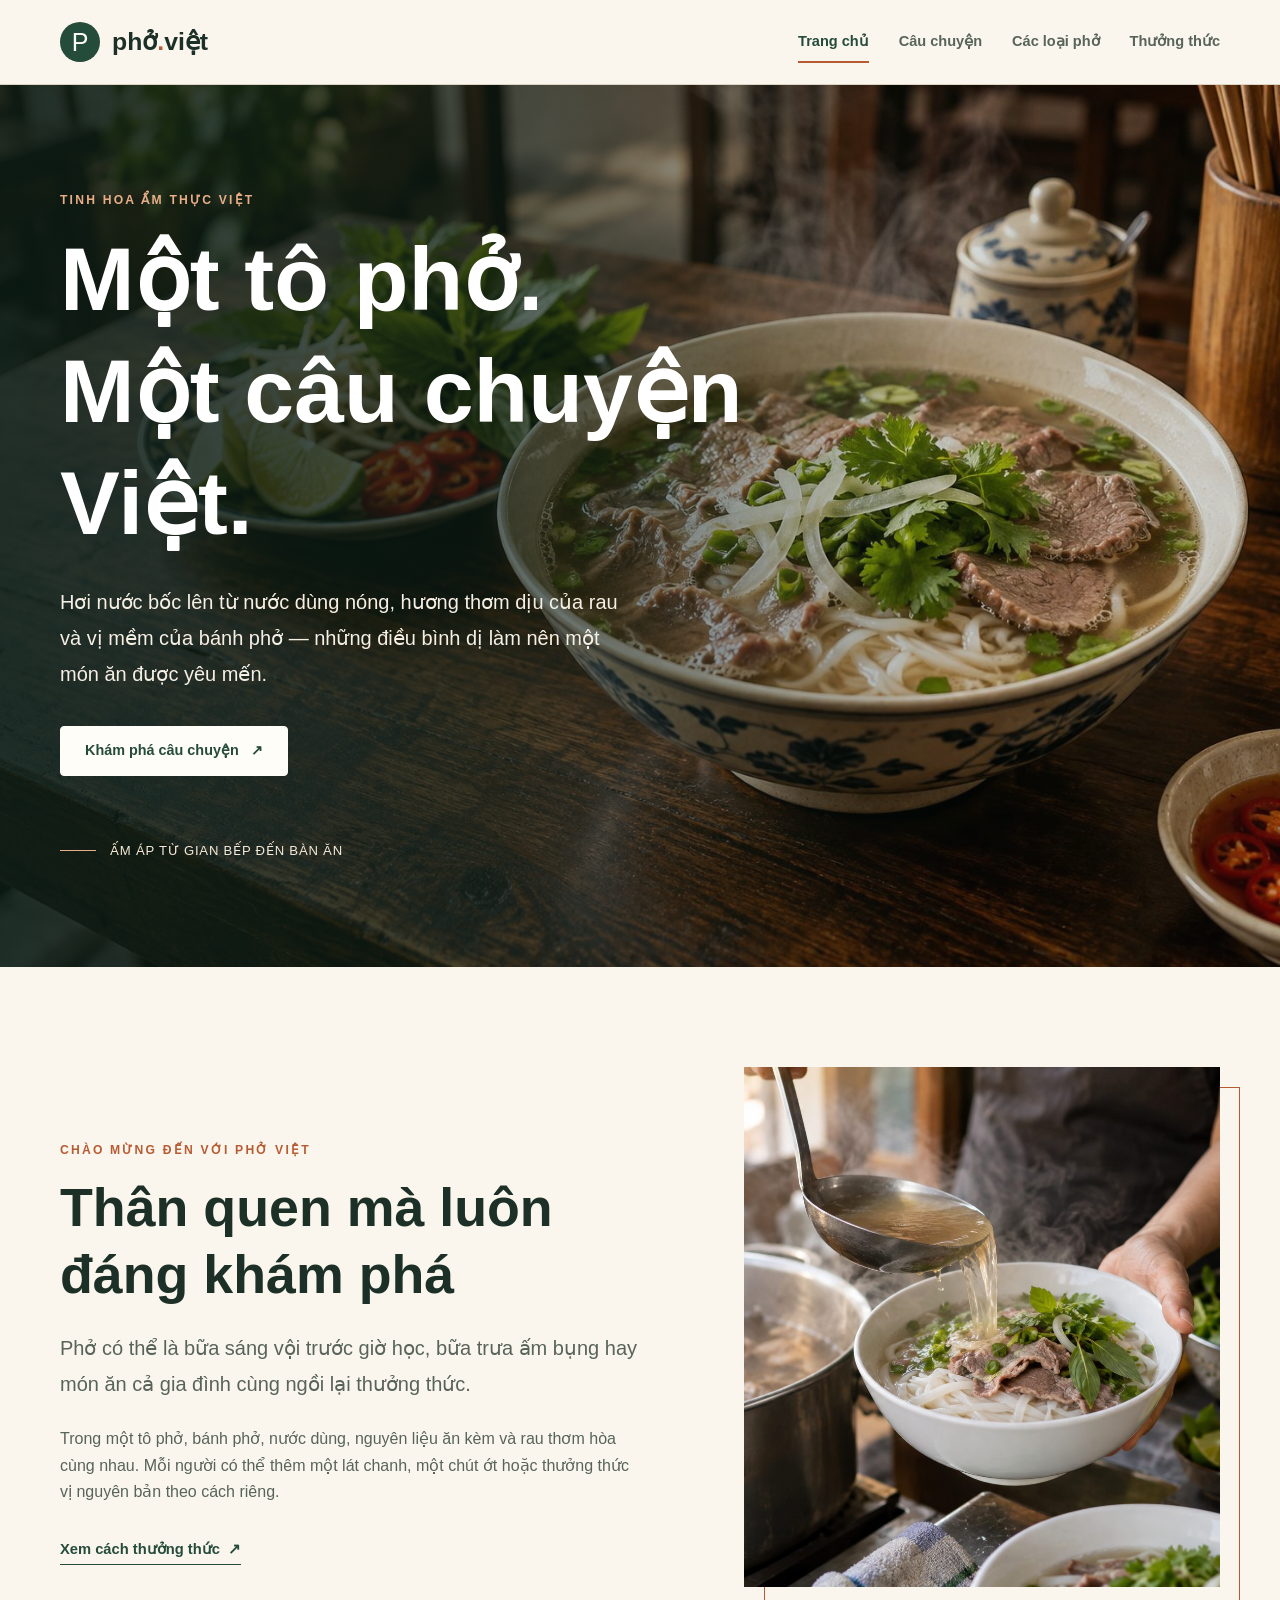
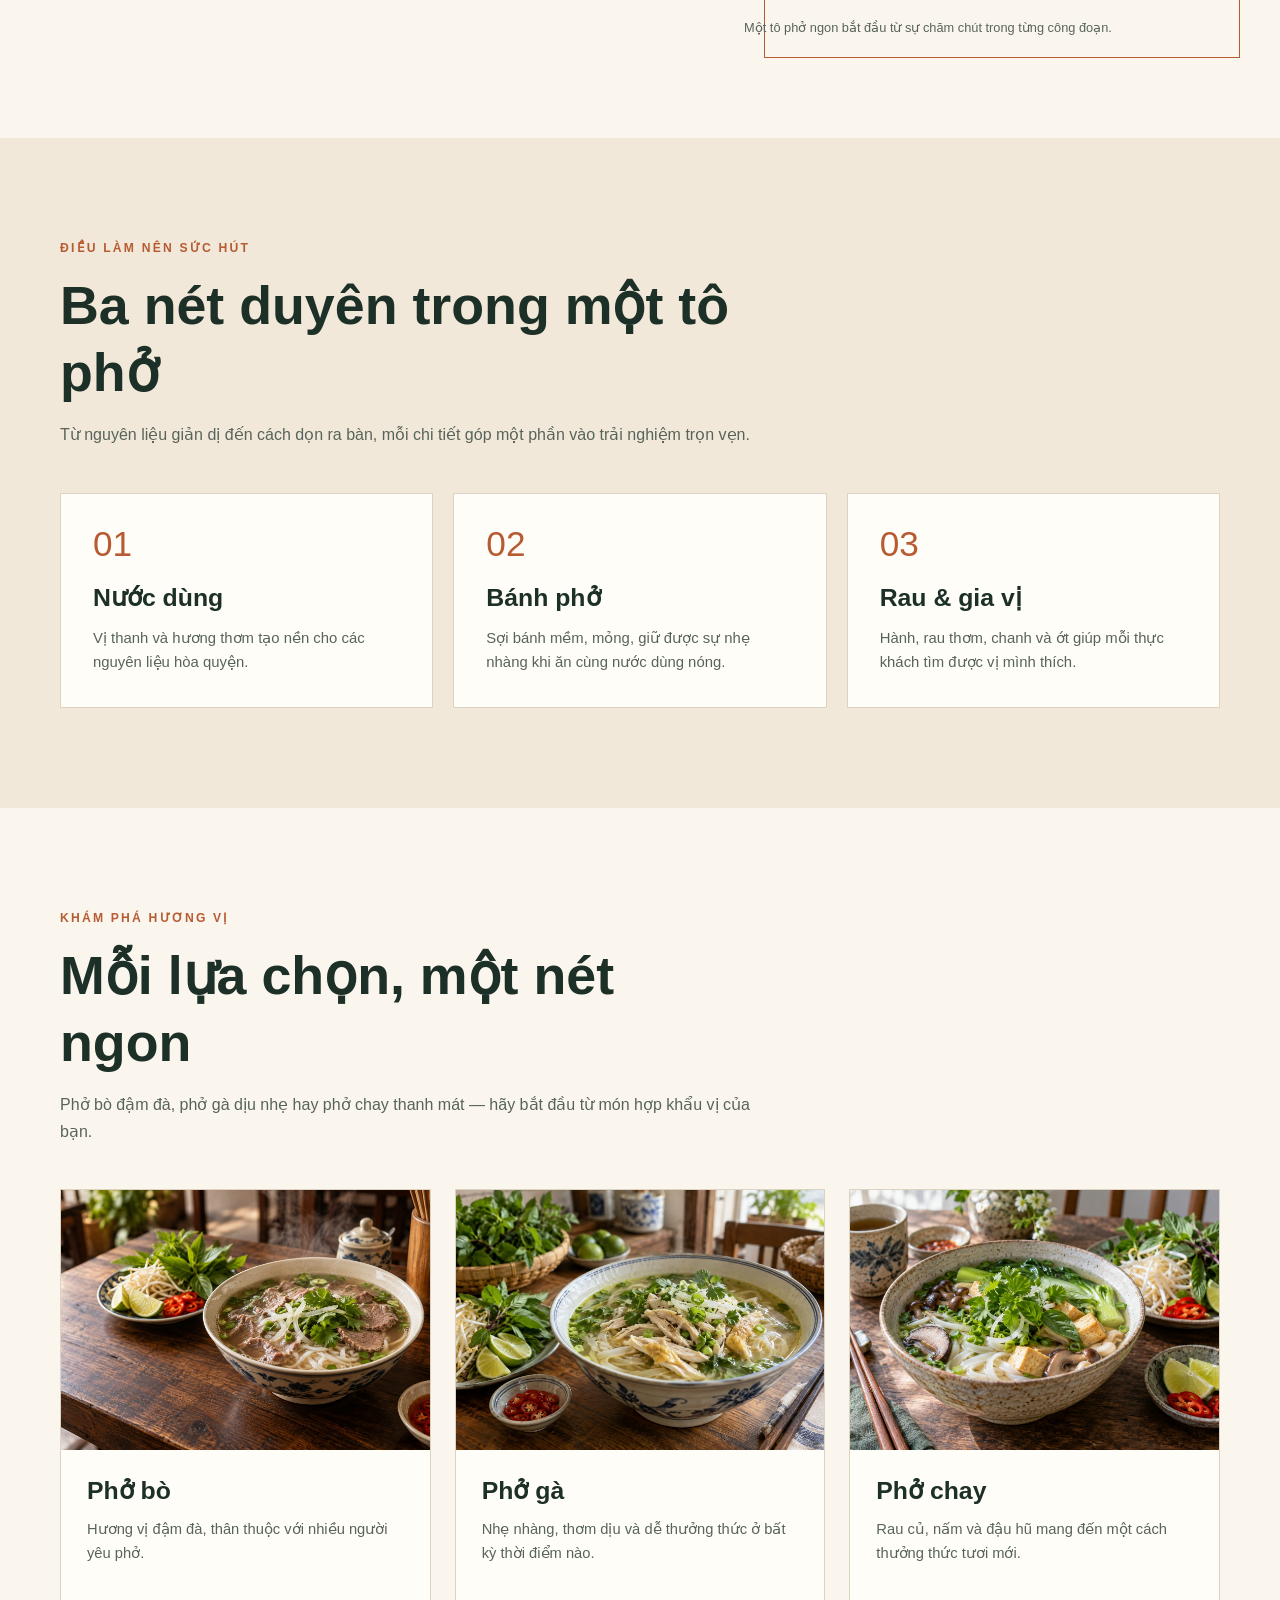
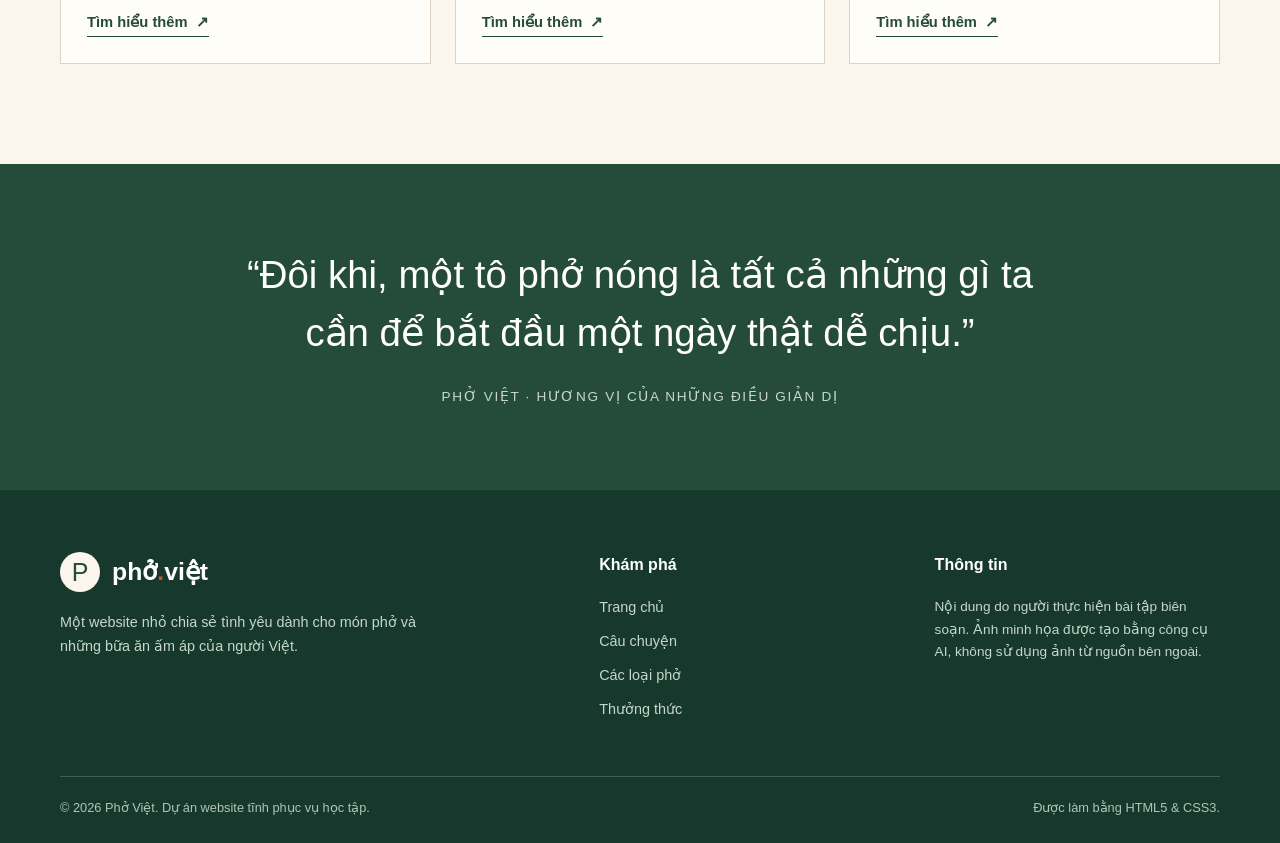
<file: docs/index.html>
﻿<!doctype html>
<html lang="vi">
<head>
  <meta charset="utf-8">
  <meta name="viewport" content="width=device-width, initial-scale=1">
  <meta name="description" content="Khám phá nét đẹp của phở Việt qua câu chuyện, những loại phở quen thuộc và cách thưởng thức trọn vị.">
  <title>Phở Việt — Hương vị trong từng tô</title>
  <link rel="stylesheet" href="css/style.css">
</head>
<body>
  <a class="skip-link" href="#noi-dung">Bỏ qua điều hướng</a>
  <header class="site-header">
    <div class="container header-inner">
      <a class="brand" href="index.html" aria-label="Phở Việt - Trang chủ"><span class="brand-symbol" aria-hidden="true">P</span><span class="brand-name">phở<span>.</span>việt</span></a>
      <nav class="site-nav" aria-label="Điều hướng chính">
        <a href="index.html" aria-current="page">Trang chủ</a>
        <a href="cau-chuyen.html">Câu chuyện</a>
        <a href="cac-loai-pho.html">Các loại phở</a>
        <a href="thuong-thuc.html">Thưởng thức</a>
      </nav>
    </div>
  </header>

  <main id="noi-dung">
    <section class="home-hero" aria-labelledby="hero-title">
      <div class="container home-hero-content">
        <p class="eyebrow">Tinh hoa ẩm thực Việt</p>
        <h1 id="hero-title">Một tô phở.<br>Một câu chuyện Việt.</h1>
        <p class="lead">Hơi nước bốc lên từ nước dùng nóng, hương thơm dịu của rau và vị mềm của bánh phở — những điều bình dị làm nên một món ăn được yêu mến.</p>
        <a class="button button-light" href="cau-chuyen.html">Khám phá câu chuyện <span aria-hidden="true">↗</span></a>
        <div class="hero-note">Ấm áp từ gian bếp đến bàn ăn</div>
      </div>
    </section>

    <section class="section" aria-labelledby="intro-title">
      <div class="container intro-grid">
        <div class="intro-copy">
          <p class="eyebrow">Chào mừng đến với Phở Việt</p>
          <h2 id="intro-title">Thân quen mà luôn đáng khám phá</h2>
          <p class="lead">Phở có thể là bữa sáng vội trước giờ học, bữa trưa ấm bụng hay món ăn cả gia đình cùng ngồi lại thưởng thức.</p>
          <p>Trong một tô phở, bánh phở, nước dùng, nguyên liệu ăn kèm và rau thơm hòa cùng nhau. Mỗi người có thể thêm một lát chanh, một chút ớt hoặc thưởng thức vị nguyên bản theo cách riêng.</p>
          <a class="text-link" href="thuong-thuc.html">Xem cách thưởng thức <span aria-hidden="true">↗</span></a>
        </div>
        <figure class="framed-photo">
          <img src="images/chan-nuoc-dung.jpg" alt="Nước dùng nóng được chan vào tô phở" loading="lazy" width="1536" height="1024">
          <figcaption>Một tô phở ngon bắt đầu từ sự chăm chút trong từng công đoạn.</figcaption>
        </figure>
      </div>
    </section>

    <section class="section warm-section" aria-labelledby="essence-title">
      <div class="container">
        <div class="section-header">
          <p class="eyebrow">Điều làm nên sức hút</p>
          <h2 id="essence-title">Ba nét duyên trong một tô phở</h2>
          <p>Từ nguyên liệu giản dị đến cách dọn ra bàn, mỗi chi tiết góp một phần vào trải nghiệm trọn vẹn.</p>
        </div>
        <div class="feature-grid">
          <article class="feature-card"><span class="feature-number">01</span><h3>Nước dùng</h3><p>Vị thanh và hương thơm tạo nền cho các nguyên liệu hòa quyện.</p></article>
          <article class="feature-card"><span class="feature-number">02</span><h3>Bánh phở</h3><p>Sợi bánh mềm, mỏng, giữ được sự nhẹ nhàng khi ăn cùng nước dùng nóng.</p></article>
          <article class="feature-card"><span class="feature-number">03</span><h3>Rau & gia vị</h3><p>Hành, rau thơm, chanh và ớt giúp mỗi thực khách tìm được vị mình thích.</p></article>
        </div>
      </div>
    </section>

    <section class="section" aria-labelledby="varieties-title">
      <div class="container">
        <div class="section-header">
          <p class="eyebrow">Khám phá hương vị</p>
          <h2 id="varieties-title">Mỗi lựa chọn, một nét ngon</h2>
          <p>Phở bò đậm đà, phở gà dịu nhẹ hay phở chay thanh mát — hãy bắt đầu từ món hợp khẩu vị của bạn.</p>
        </div>
        <div class="card-grid">
          <article class="image-card"><img src="images/pho-bo.jpg" alt="Tô phở bò với thịt bò, hành và rau thơm" loading="lazy" width="1536" height="1024"><div class="image-card-content"><h3>Phở bò</h3><p>Hương vị đậm đà, thân thuộc với nhiều người yêu phở.</p><a class="text-link" href="cac-loai-pho.html#pho-bo">Tìm hiểu thêm <span aria-hidden="true">↗</span></a></div></article>
          <article class="image-card"><img src="images/pho-ga.jpg" alt="Tô phở gà với thịt gà và nước dùng vàng trong" loading="lazy" width="1536" height="1024"><div class="image-card-content"><h3>Phở gà</h3><p>Nhẹ nhàng, thơm dịu và dễ thưởng thức ở bất kỳ thời điểm nào.</p><a class="text-link" href="cac-loai-pho.html#pho-ga">Tìm hiểu thêm <span aria-hidden="true">↗</span></a></div></article>
          <article class="image-card"><img src="images/pho-chay.jpg" alt="Tô phở chay với nấm, đậu hũ và rau xanh" loading="lazy" width="1536" height="1024"><div class="image-card-content"><h3>Phở chay</h3><p>Rau củ, nấm và đậu hũ mang đến một cách thưởng thức tươi mới.</p><a class="text-link" href="cac-loai-pho.html#pho-chay">Tìm hiểu thêm <span aria-hidden="true">↗</span></a></div></article>
        </div>
      </div>
    </section>

    <section class="quote-band" aria-label="Lời nhắn về phở"><div class="container"><blockquote>“Đôi khi, một tô phở nóng là tất cả những gì ta cần để bắt đầu một ngày thật dễ chịu.”</blockquote><p>Phở Việt · Hương vị của những điều giản dị</p></div></section>
  </main>

  <footer class="site-footer">
    <div class="container">
      <div class="footer-grid">
        <div><a class="brand" href="index.html" aria-label="Phở Việt - Trang chủ"><span class="brand-symbol" aria-hidden="true">P</span><span class="brand-name">phở<span>.</span>việt</span></a><p class="footer-about">Một website nhỏ chia sẻ tình yêu dành cho món phở và những bữa ăn ấm áp của người Việt.</p></div>
        <div><p class="footer-heading">Khám phá</p><nav class="footer-links" aria-label="Điều hướng chân trang"><a href="index.html">Trang chủ</a><a href="cau-chuyen.html">Câu chuyện</a><a href="cac-loai-pho.html">Các loại phở</a><a href="thuong-thuc.html">Thưởng thức</a></nav></div>
        <div><p class="footer-heading">Thông tin</p><p class="footer-small">Nội dung do người thực hiện bài tập biên soạn. Ảnh minh họa được tạo bằng công cụ AI, không sử dụng ảnh từ nguồn bên ngoài.</p></div>
      </div>
      <div class="footer-bottom"><p>© 2026 Phở Việt. Dự án website tĩnh phục vụ học tập.</p><p>Được làm bằng HTML5 & CSS3.</p></div>
    </div>
  </footer>
</body>
</html>
</file>
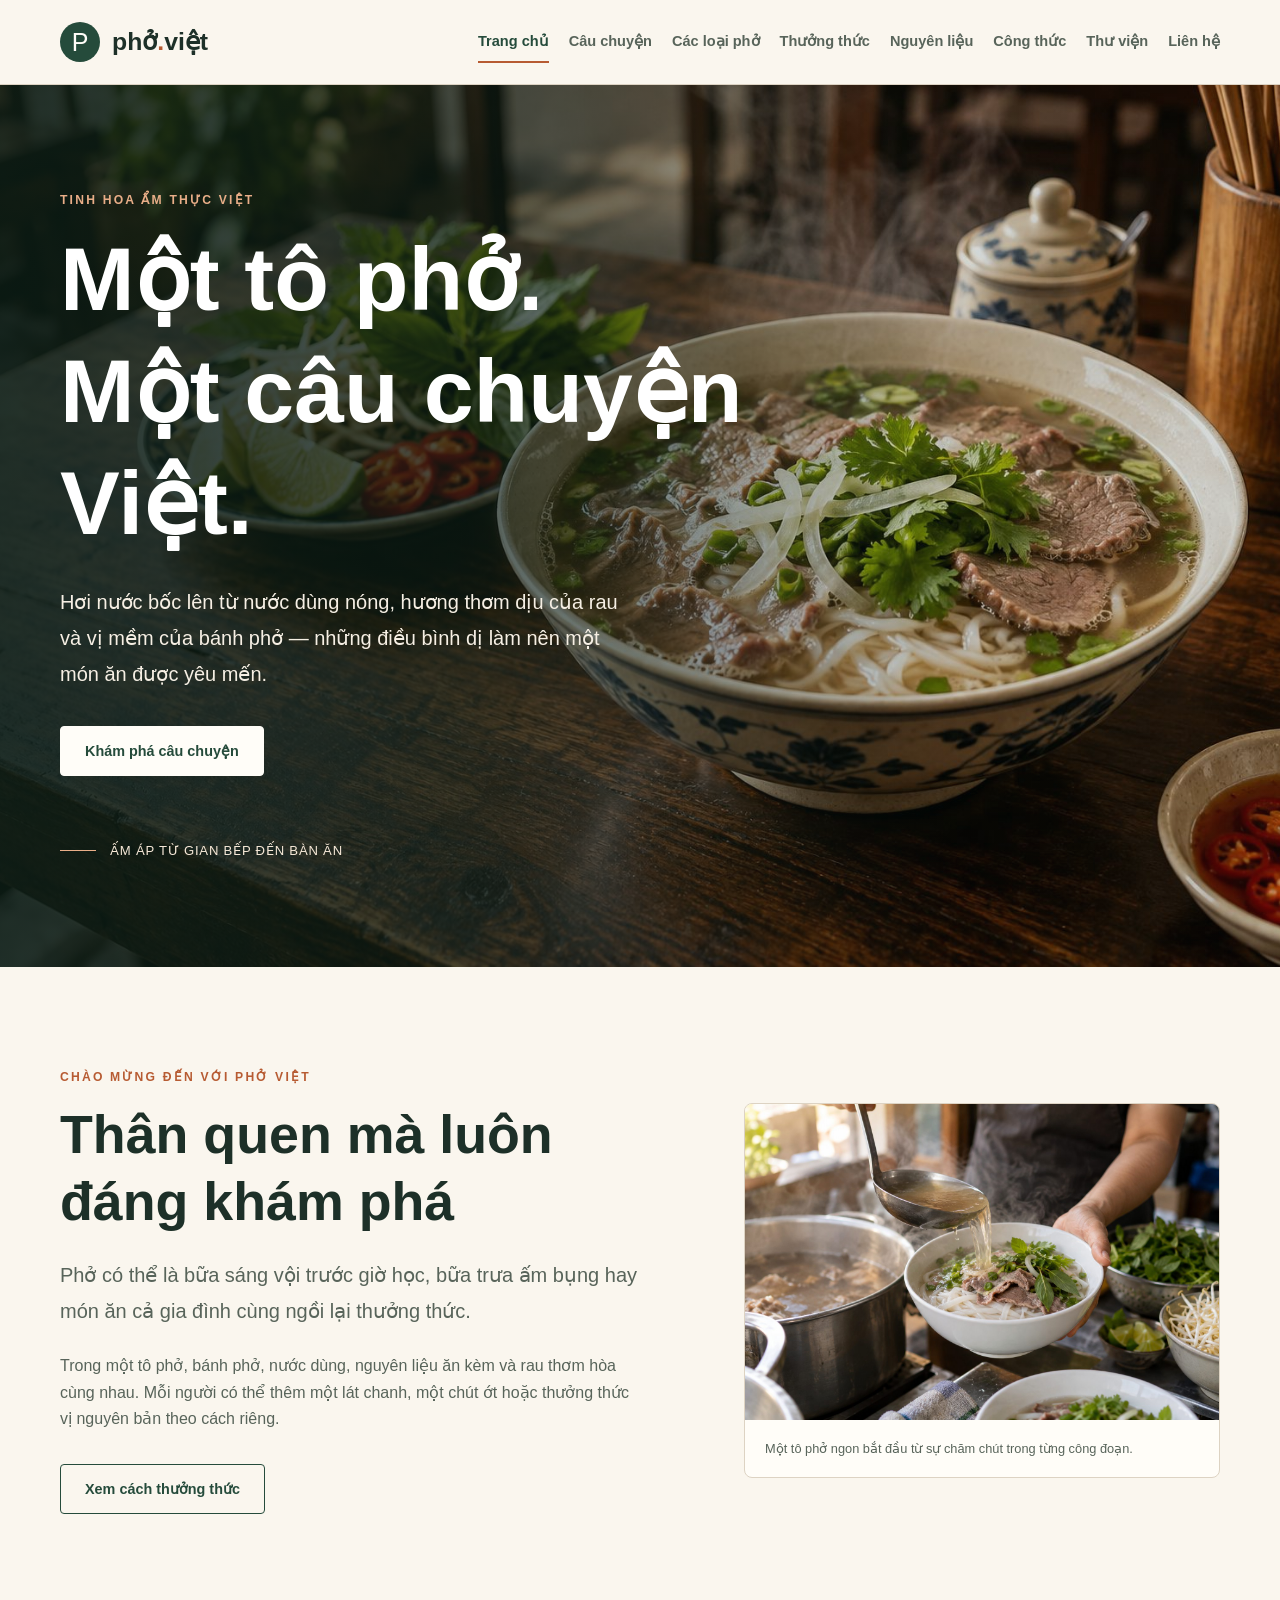
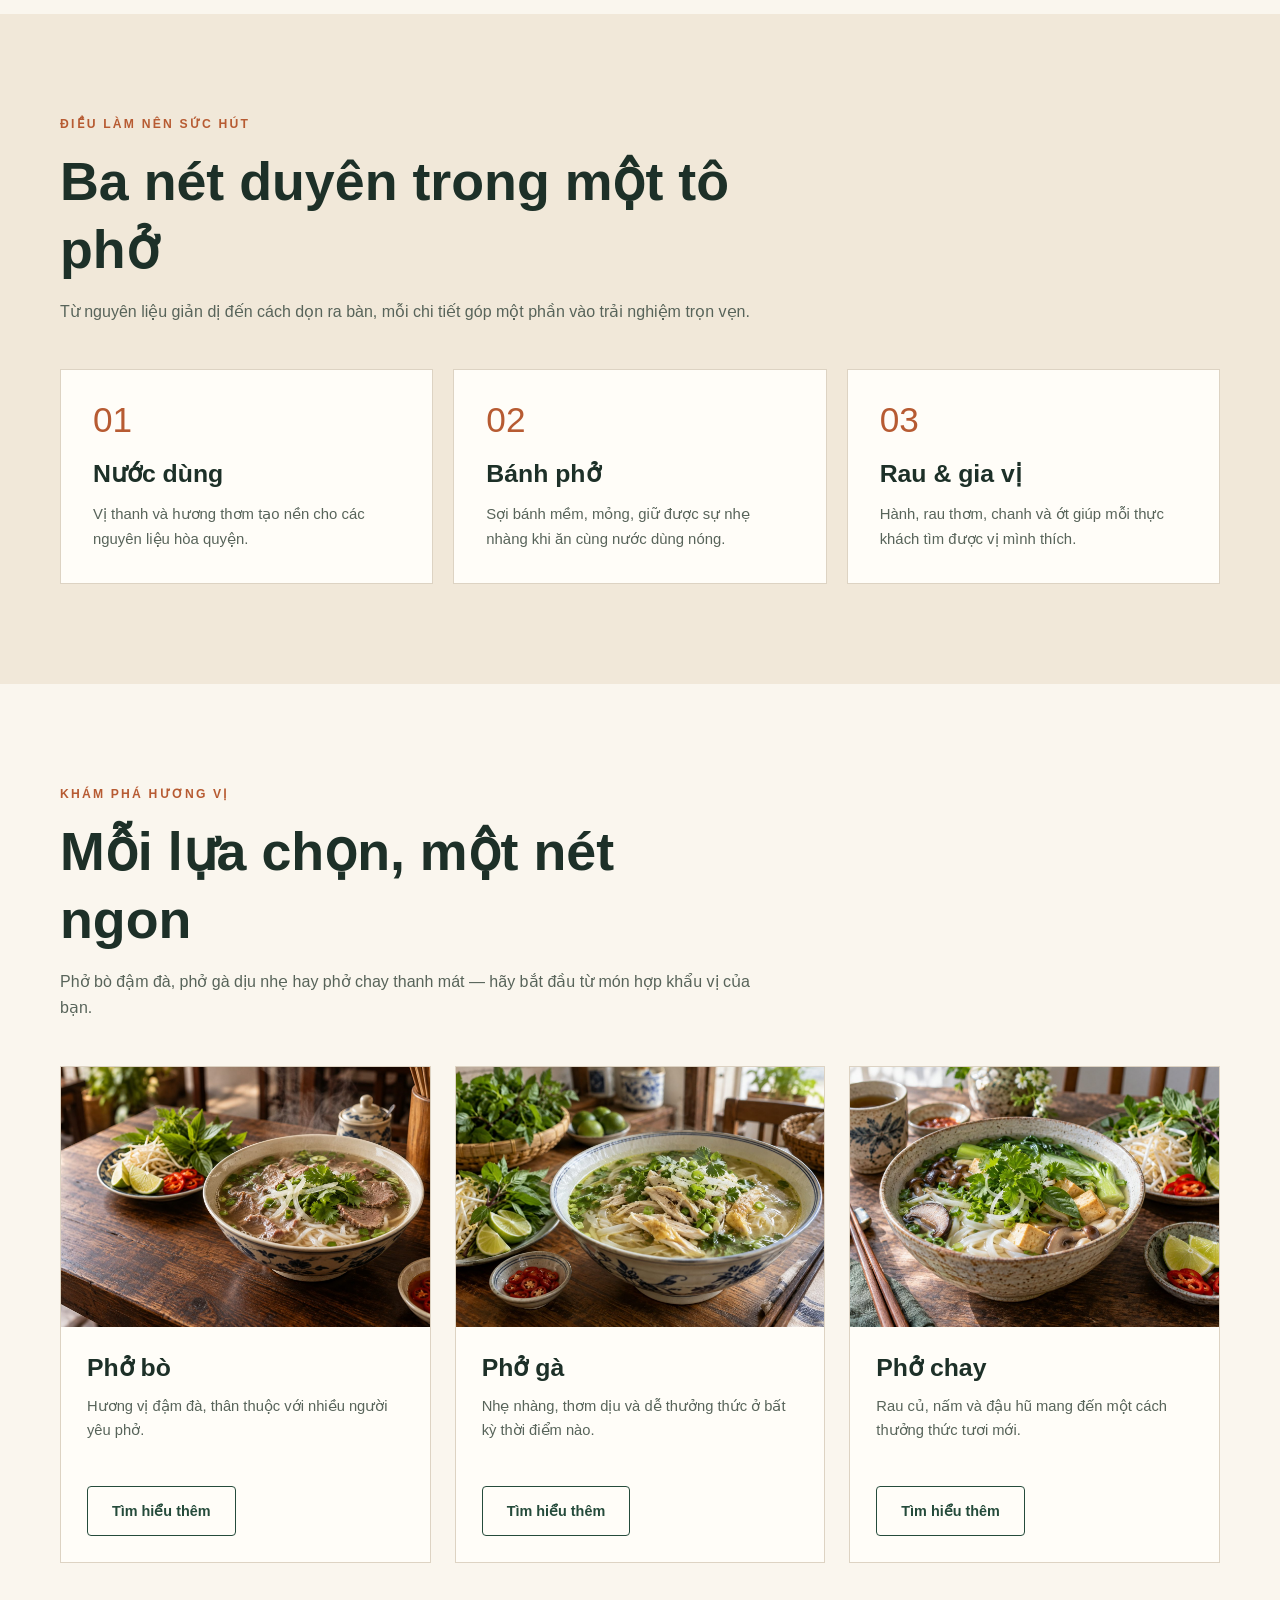
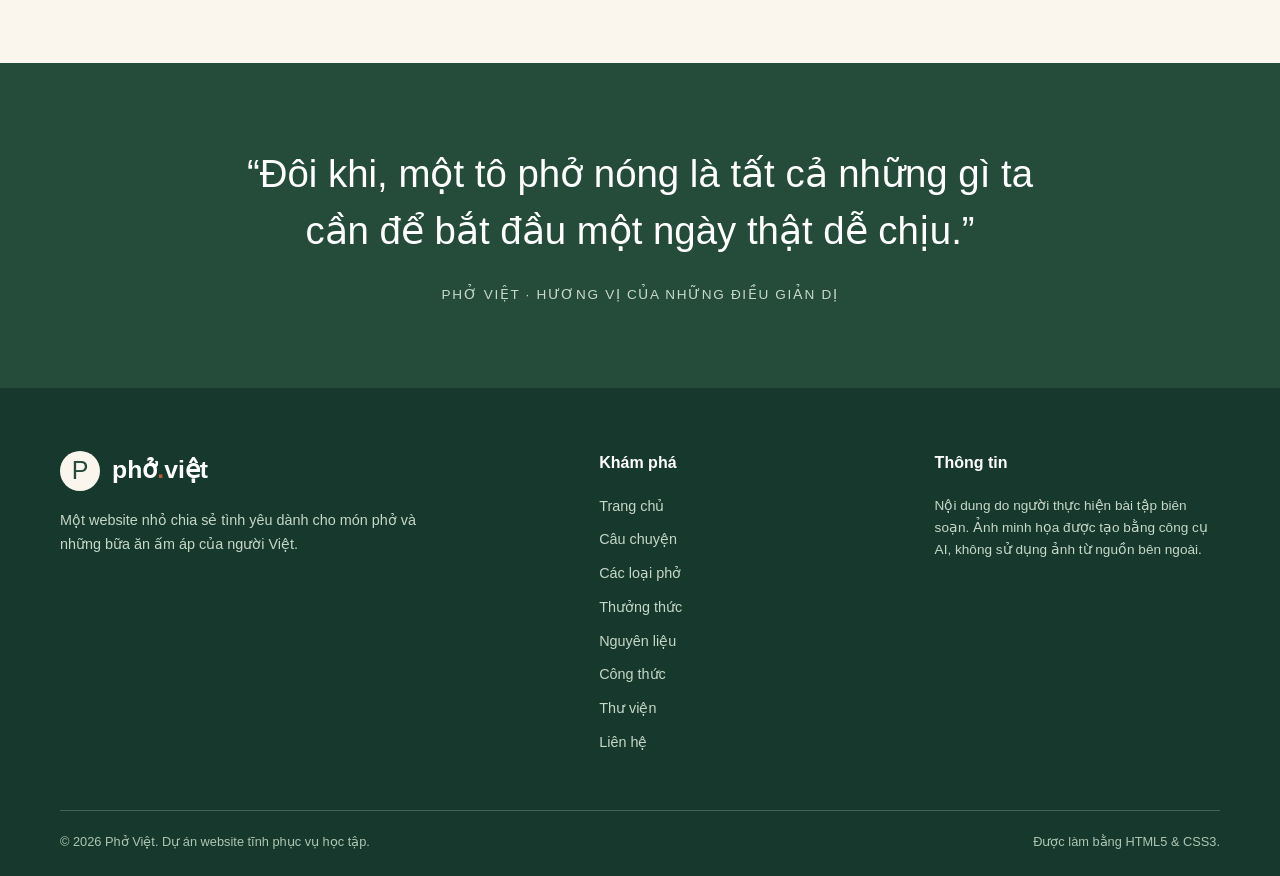
<file: phoViet/index.html>
﻿<!doctype html>
<html lang="vi">
<head>
  <meta charset="utf-8">
  <meta name="viewport" content="width=device-width, initial-scale=1">
  <meta name="description" content="Khám phá nét đẹp của phở Việt qua câu chuyện, những loại phở quen thuộc và cách thưởng thức trọn vị.">
  <title>Phở Việt — Hương vị trong từng tô</title>
  <link rel="stylesheet" href="css/style.css">
</head>
<body>
  <a class="skip-link" href="#noi-dung">Bỏ qua điều hướng</a>
  <header class="site-header">
    <div class="container header-inner">
      <a class="brand" href="index.html" aria-label="Phở Việt - Trang chủ"><span class="brand-symbol" aria-hidden="true">P</span><span class="brand-name">phở<span>.</span>việt</span></a>
      <nav class="site-nav" aria-label="Điều hướng chính">
        <a href="index.html" aria-current="page">Trang chủ</a>
        <a href="cau-chuyen.html">Câu chuyện</a>
        <a href="cac-loai-pho.html">Các loại phở</a>
        <a href="thuong-thuc.html">Thưởng thức</a>
        <a href="nguyen-lieu.html">Nguyên liệu</a>
        <a href="cong-thuc.html">Công thức</a>
        <a href="thu-vien.html">Thư viện</a>
        <a href="lien-he.html">Liên hệ</a>
      </nav>
    </div>
  </header>

  <main id="noi-dung">
    <section class="home-hero" aria-labelledby="hero-title">
      <div class="container home-hero-content">
        <p class="eyebrow">Tinh hoa ẩm thực Việt</p>
        <h1 id="hero-title">Một tô phở.<br>Một câu chuyện Việt.</h1>
        <p class="lead">Hơi nước bốc lên từ nước dùng nóng, hương thơm dịu của rau và vị mềm của bánh phở — những điều bình dị làm nên một món ăn được yêu mến.</p>
        <a class="button button-light" href="cau-chuyen.html">Khám phá câu chuyện</a>
        <div class="hero-note">Ấm áp từ gian bếp đến bàn ăn</div>
      </div>
    </section>

    <section class="section" aria-labelledby="intro-title">
      <div class="container intro-grid">
        <div class="intro-copy">
          <p class="eyebrow">Chào mừng đến với Phở Việt</p>
          <h2 id="intro-title">Thân quen mà luôn đáng khám phá</h2>
          <p class="lead">Phở có thể là bữa sáng vội trước giờ học, bữa trưa ấm bụng hay món ăn cả gia đình cùng ngồi lại thưởng thức.</p>
          <p>Trong một tô phở, bánh phở, nước dùng, nguyên liệu ăn kèm và rau thơm hòa cùng nhau. Mỗi người có thể thêm một lát chanh, một chút ớt hoặc thưởng thức vị nguyên bản theo cách riêng.</p>
          <a class="button button-outline" href="thuong-thuc.html">Xem cách thưởng thức</a>
        </div>
        <figure class="framed-photo">
          <img src="images/chan-nuoc-dung.jpg" alt="Nước dùng nóng được chan vào tô phở" loading="lazy" width="1536" height="1024">
          <figcaption>Một tô phở ngon bắt đầu từ sự chăm chút trong từng công đoạn.</figcaption>
        </figure>
      </div>
    </section>

    <section class="section warm-section" aria-labelledby="essence-title">
      <div class="container">
        <div class="section-header">
          <p class="eyebrow">Điều làm nên sức hút</p>
          <h2 id="essence-title">Ba nét duyên trong một tô phở</h2>
          <p>Từ nguyên liệu giản dị đến cách dọn ra bàn, mỗi chi tiết góp một phần vào trải nghiệm trọn vẹn.</p>
        </div>
        <div class="feature-grid">
          <article class="feature-card"><span class="feature-number">01</span><h3>Nước dùng</h3><p>Vị thanh và hương thơm tạo nền cho các nguyên liệu hòa quyện.</p></article>
          <article class="feature-card"><span class="feature-number">02</span><h3>Bánh phở</h3><p>Sợi bánh mềm, mỏng, giữ được sự nhẹ nhàng khi ăn cùng nước dùng nóng.</p></article>
          <article class="feature-card"><span class="feature-number">03</span><h3>Rau & gia vị</h3><p>Hành, rau thơm, chanh và ớt giúp mỗi thực khách tìm được vị mình thích.</p></article>
        </div>
      </div>
    </section>

    <section class="section" aria-labelledby="varieties-title">
      <div class="container">
        <div class="section-header">
          <p class="eyebrow">Khám phá hương vị</p>
          <h2 id="varieties-title">Mỗi lựa chọn, một nét ngon</h2>
          <p>Phở bò đậm đà, phở gà dịu nhẹ hay phở chay thanh mát — hãy bắt đầu từ món hợp khẩu vị của bạn.</p>
        </div>
        <div class="card-grid">
          <article class="image-card"><img src="images/pho-bo.jpg" alt="Tô phở bò với thịt bò, hành và rau thơm" loading="lazy" width="1536" height="1024"><div class="image-card-content"><h3>Phở bò</h3><p>Hương vị đậm đà, thân thuộc với nhiều người yêu phở.</p><a class="button button-outline" href="cac-loai-pho.html#pho-bo">Tìm hiểu thêm</a></div></article>
          <article class="image-card"><img src="images/pho-ga.jpg" alt="Tô phở gà với thịt gà và nước dùng vàng trong" loading="lazy" width="1536" height="1024"><div class="image-card-content"><h3>Phở gà</h3><p>Nhẹ nhàng, thơm dịu và dễ thưởng thức ở bất kỳ thời điểm nào.</p><a class="button button-outline" href="cac-loai-pho.html#pho-ga">Tìm hiểu thêm</a></div></article>
          <article class="image-card"><img src="images/pho-chay.jpg" alt="Tô phở chay với nấm, đậu hũ và rau xanh" loading="lazy" width="1536" height="1024"><div class="image-card-content"><h3>Phở chay</h3><p>Rau củ, nấm và đậu hũ mang đến một cách thưởng thức tươi mới.</p><a class="button button-outline" href="cac-loai-pho.html#pho-chay">Tìm hiểu thêm</a></div></article>
        </div>
      </div>
    </section>

    <section class="quote-band" aria-label="Lời nhắn về phở"><div class="container"><blockquote>“Đôi khi, một tô phở nóng là tất cả những gì ta cần để bắt đầu một ngày thật dễ chịu.”</blockquote><p>Phở Việt · Hương vị của những điều giản dị</p></div></section>
  </main>

  <footer class="site-footer">
    <div class="container">
      <div class="footer-grid">
        <div><a class="brand" href="index.html" aria-label="Phở Việt - Trang chủ"><span class="brand-symbol" aria-hidden="true">P</span><span class="brand-name">phở<span>.</span>việt</span></a><p class="footer-about">Một website nhỏ chia sẻ tình yêu dành cho món phở và những bữa ăn ấm áp của người Việt.</p></div>
        <div><p class="footer-heading">Khám phá</p><nav class="footer-links" aria-label="Điều hướng chân trang"><a href="index.html">Trang chủ</a><a href="cau-chuyen.html">Câu chuyện</a><a href="cac-loai-pho.html">Các loại phở</a><a href="thuong-thuc.html">Thưởng thức</a><a href="nguyen-lieu.html">Nguyên liệu</a><a href="cong-thuc.html">Công thức</a><a href="thu-vien.html">Thư viện</a><a href="lien-he.html">Liên hệ</a></nav></div>
        <div><p class="footer-heading">Thông tin</p><p class="footer-small">Nội dung do người thực hiện bài tập biên soạn. Ảnh minh họa được tạo bằng công cụ AI, không sử dụng ảnh từ nguồn bên ngoài.</p></div>
      </div>
      <div class="footer-bottom"><p>© 2026 Phở Việt. Dự án website tĩnh phục vụ học tập.</p><p>Được làm bằng HTML5 & CSS3.</p></div>
    </div>
  </footer>
</body>
</html>
</file>
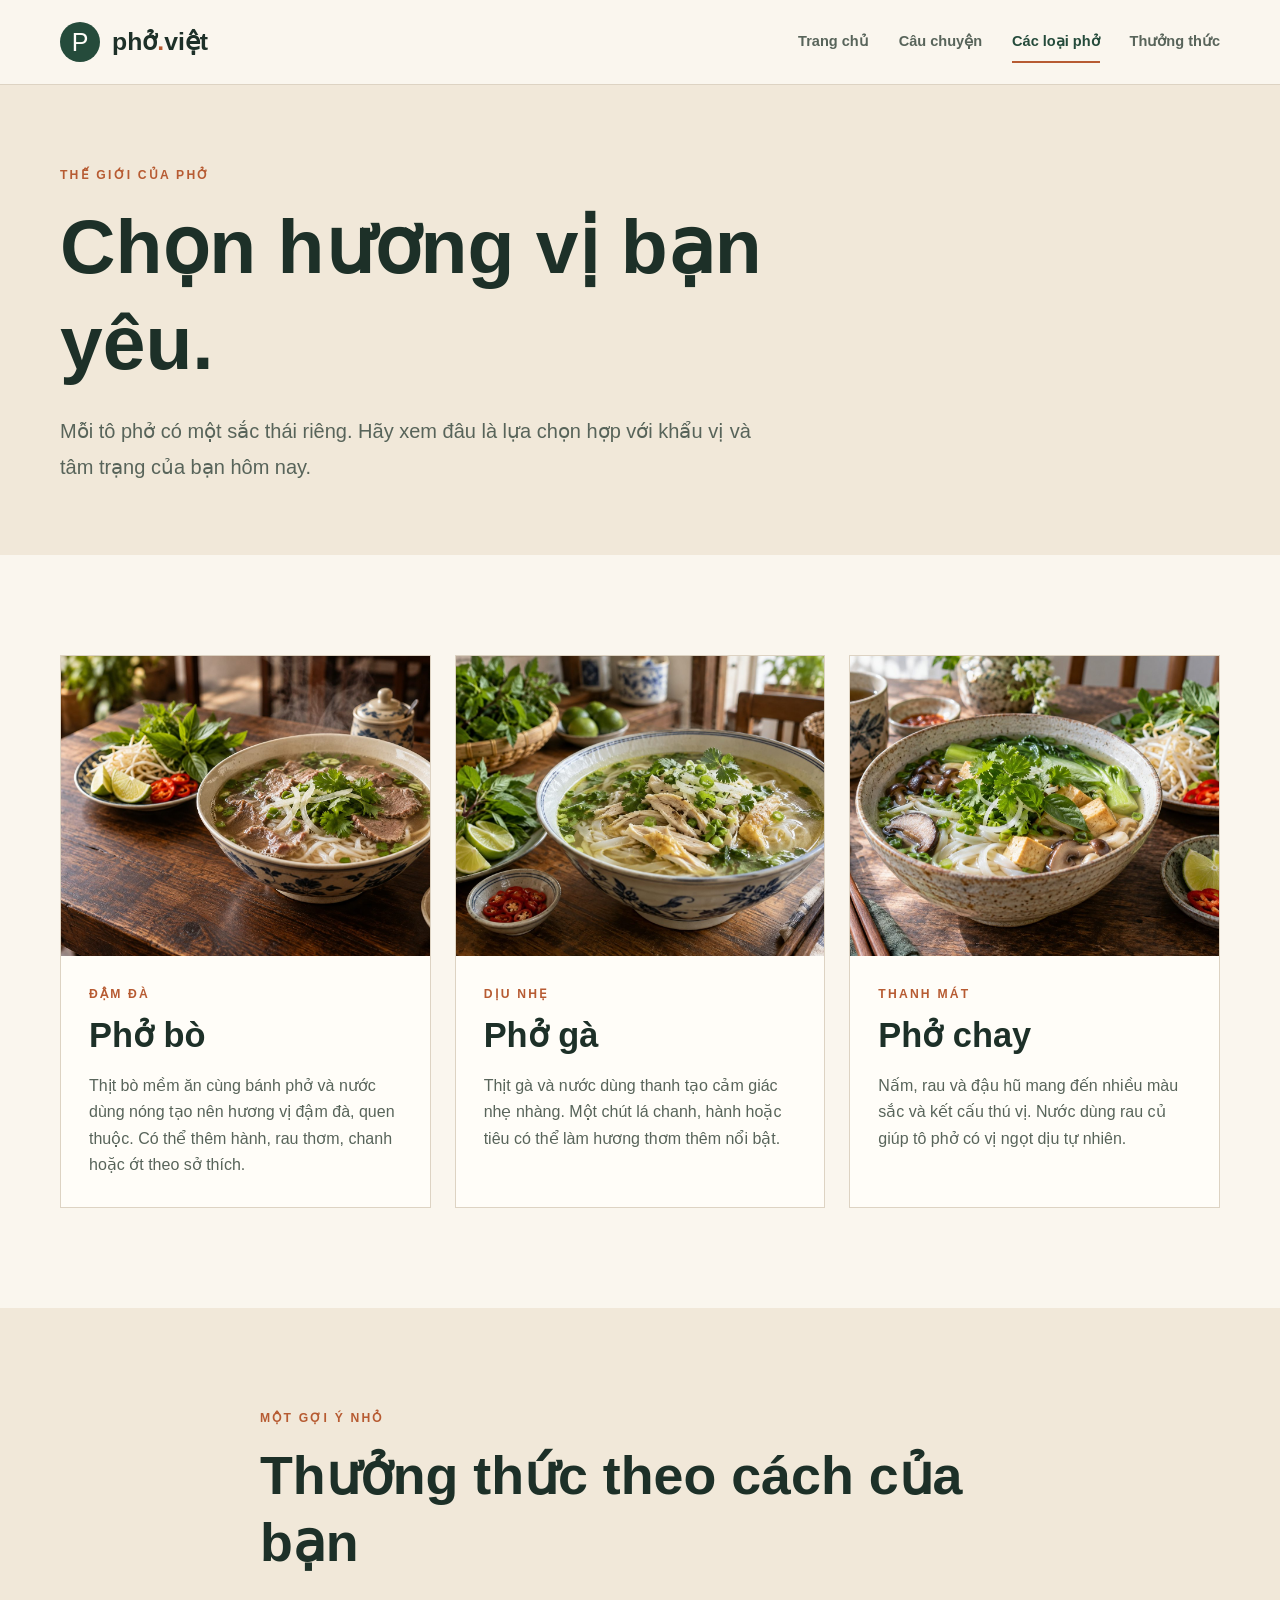
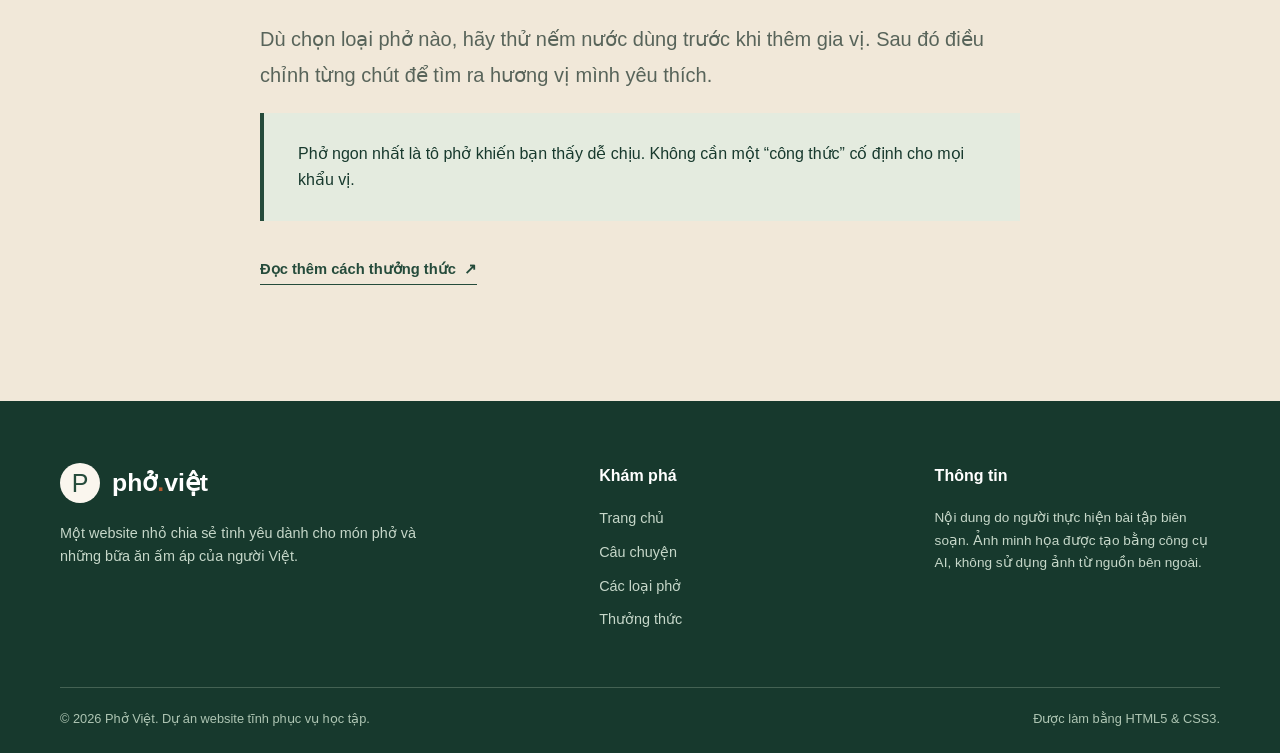
<file: docs/cac-loai-pho.html>
﻿<!doctype html>
<html lang="vi">
<head>
  <meta charset="utf-8">
  <meta name="viewport" content="width=device-width, initial-scale=1">
  <meta name="description" content="Khám phá ba lựa chọn quen thuộc: phở bò, phở gà và phở chay, cùng nét đặc trưng của từng món.">
  <title>Các loại phở — Phở Việt</title>
  <link rel="stylesheet" href="css/style.css">
</head>
<body>
  <a class="skip-link" href="#noi-dung">Bỏ qua điều hướng</a>
  <header class="site-header"><div class="container header-inner"><a class="brand" href="index.html" aria-label="Phở Việt - Trang chủ"><span class="brand-symbol" aria-hidden="true">P</span><span class="brand-name">phở<span>.</span>việt</span></a><nav class="site-nav" aria-label="Điều hướng chính"><a href="index.html">Trang chủ</a><a href="cau-chuyen.html">Câu chuyện</a><a href="cac-loai-pho.html" aria-current="page">Các loại phở</a><a href="thuong-thuc.html">Thưởng thức</a></nav></div></header>

  <main id="noi-dung">
    <section class="page-hero compact"><div class="container"><p class="eyebrow">Thế giới của phở</p><h1>Chọn hương vị bạn yêu.</h1><p class="lead">Mỗi tô phở có một sắc thái riêng. Hãy xem đâu là lựa chọn hợp với khẩu vị và tâm trạng của bạn hôm nay.</p></div></section>

    <section class="section"><div class="container variety-grid">
      <article class="variety-card" id="pho-bo"><img src="images/pho-bo.jpg" alt="Phở bò với lát thịt bò, hành, rau thơm và bánh phở" width="1536" height="1024"><div class="variety-card-body"><p class="eyebrow">Đậm đà</p><h2>Phở bò</h2><p>Thịt bò mềm ăn cùng bánh phở và nước dùng nóng tạo nên hương vị đậm đà, quen thuộc. Có thể thêm hành, rau thơm, chanh hoặc ớt theo sở thích.</p></div></article>
      <article class="variety-card" id="pho-ga"><img src="images/pho-ga.jpg" alt="Phở gà với thịt gà, hành lá và nước dùng trong" width="1536" height="1024"><div class="variety-card-body"><p class="eyebrow">Dịu nhẹ</p><h2>Phở gà</h2><p>Thịt gà và nước dùng thanh tạo cảm giác nhẹ nhàng. Một chút lá chanh, hành hoặc tiêu có thể làm hương thơm thêm nổi bật.</p></div></article>
      <article class="variety-card" id="pho-chay"><img src="images/pho-chay.jpg" alt="Phở chay với nấm, đậu hũ, rau xanh và bánh phở" width="1536" height="1024"><div class="variety-card-body"><p class="eyebrow">Thanh mát</p><h2>Phở chay</h2><p>Nấm, rau và đậu hũ mang đến nhiều màu sắc và kết cấu thú vị. Nước dùng rau củ giúp tô phở có vị ngọt dịu tự nhiên.</p></div></article>
    </div></section>

    <section class="section warm-section"><div class="narrow"><p class="eyebrow">Một gợi ý nhỏ</p><h2>Thưởng thức theo cách của bạn</h2><p class="lead">Dù chọn loại phở nào, hãy thử nếm nước dùng trước khi thêm gia vị. Sau đó điều chỉnh từng chút để tìm ra hương vị mình yêu thích.</p><div class="note-box"><p>Phở ngon nhất là tô phở khiến bạn thấy dễ chịu. Không cần một “công thức” cố định cho mọi khẩu vị.</p></div><p class="section-cta"><a class="text-link" href="thuong-thuc.html">Đọc thêm cách thưởng thức <span aria-hidden="true">↗</span></a></p></div></section>
  </main>

  <footer class="site-footer"><div class="container"><div class="footer-grid"><div><a class="brand" href="index.html" aria-label="Phở Việt - Trang chủ"><span class="brand-symbol" aria-hidden="true">P</span><span class="brand-name">phở<span>.</span>việt</span></a><p class="footer-about">Một website nhỏ chia sẻ tình yêu dành cho món phở và những bữa ăn ấm áp của người Việt.</p></div><div><p class="footer-heading">Khám phá</p><nav class="footer-links" aria-label="Điều hướng chân trang"><a href="index.html">Trang chủ</a><a href="cau-chuyen.html">Câu chuyện</a><a href="cac-loai-pho.html">Các loại phở</a><a href="thuong-thuc.html">Thưởng thức</a></nav></div><div><p class="footer-heading">Thông tin</p><p class="footer-small">Nội dung do người thực hiện bài tập biên soạn. Ảnh minh họa được tạo bằng công cụ AI, không sử dụng ảnh từ nguồn bên ngoài.</p></div></div><div class="footer-bottom"><p>© 2026 Phở Việt. Dự án website tĩnh phục vụ học tập.</p><p>Được làm bằng HTML5 & CSS3.</p></div></div></footer>
</body>
</html>
</file>
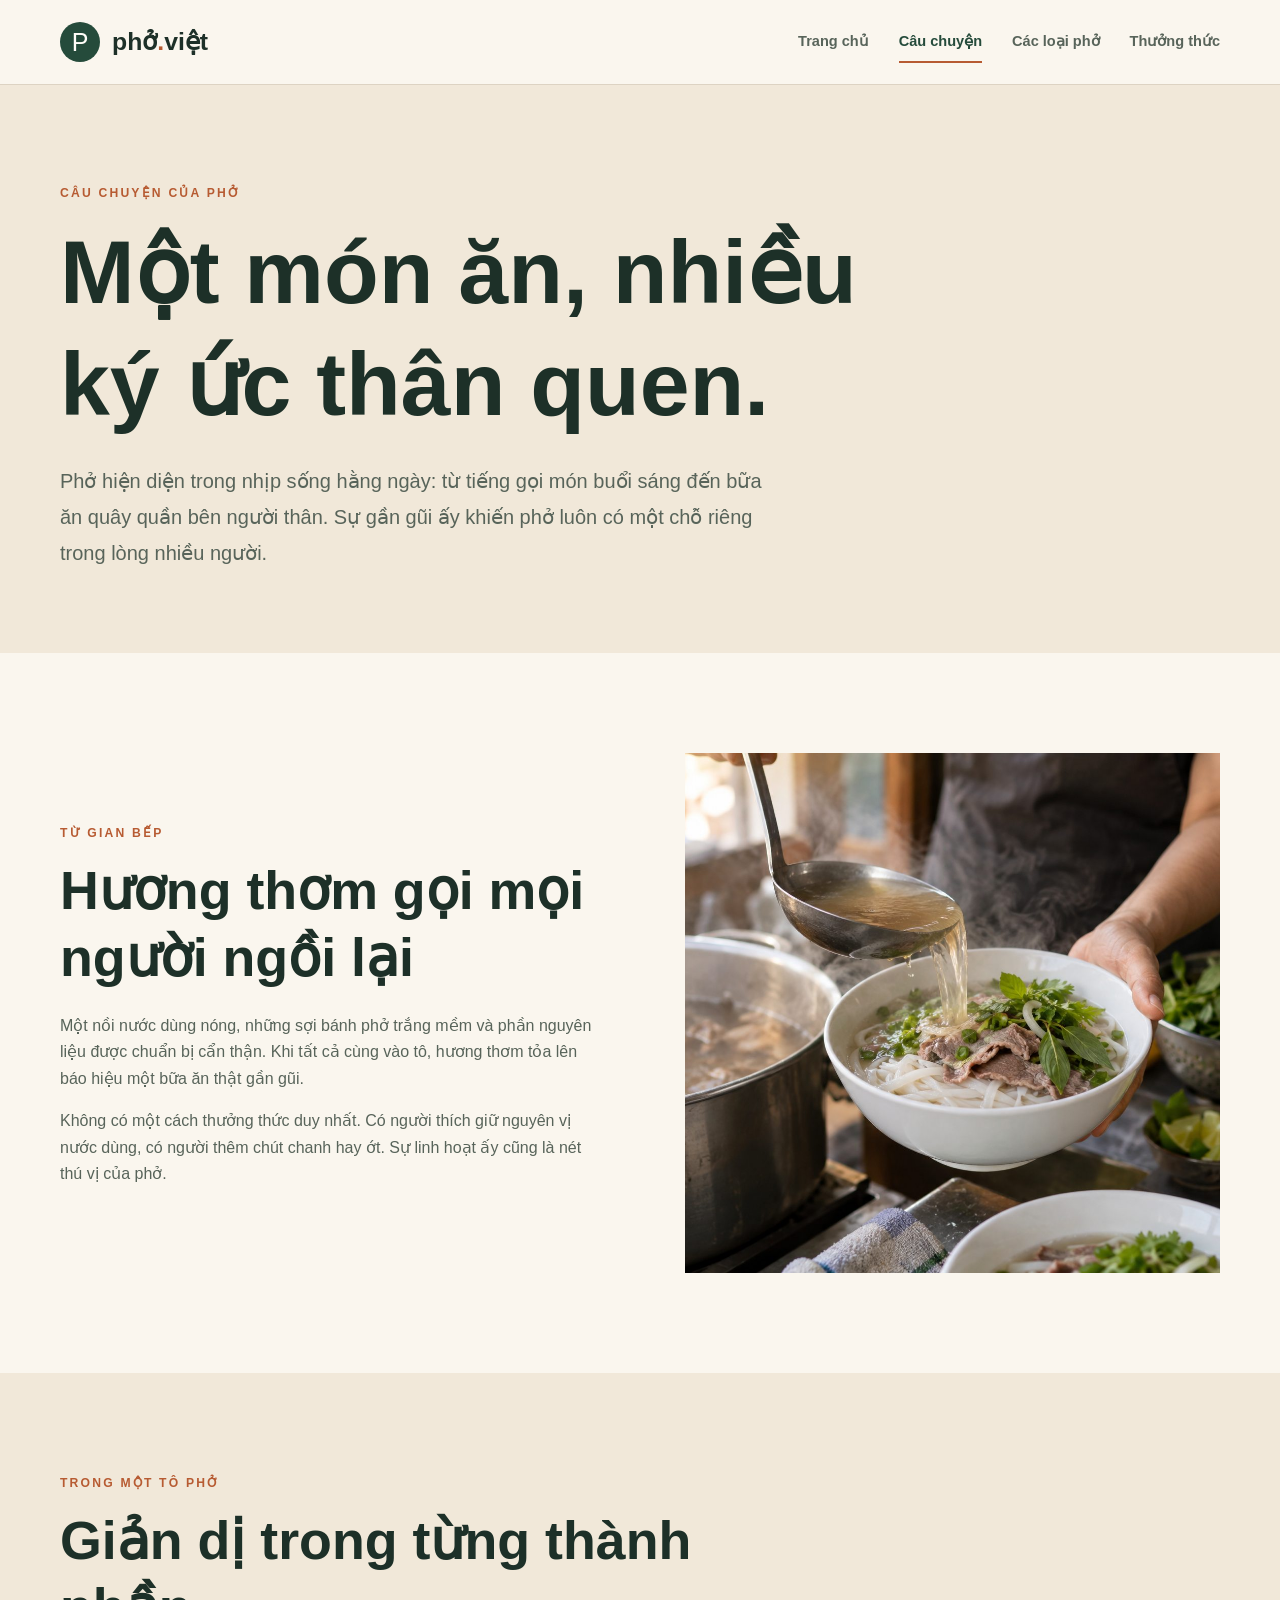
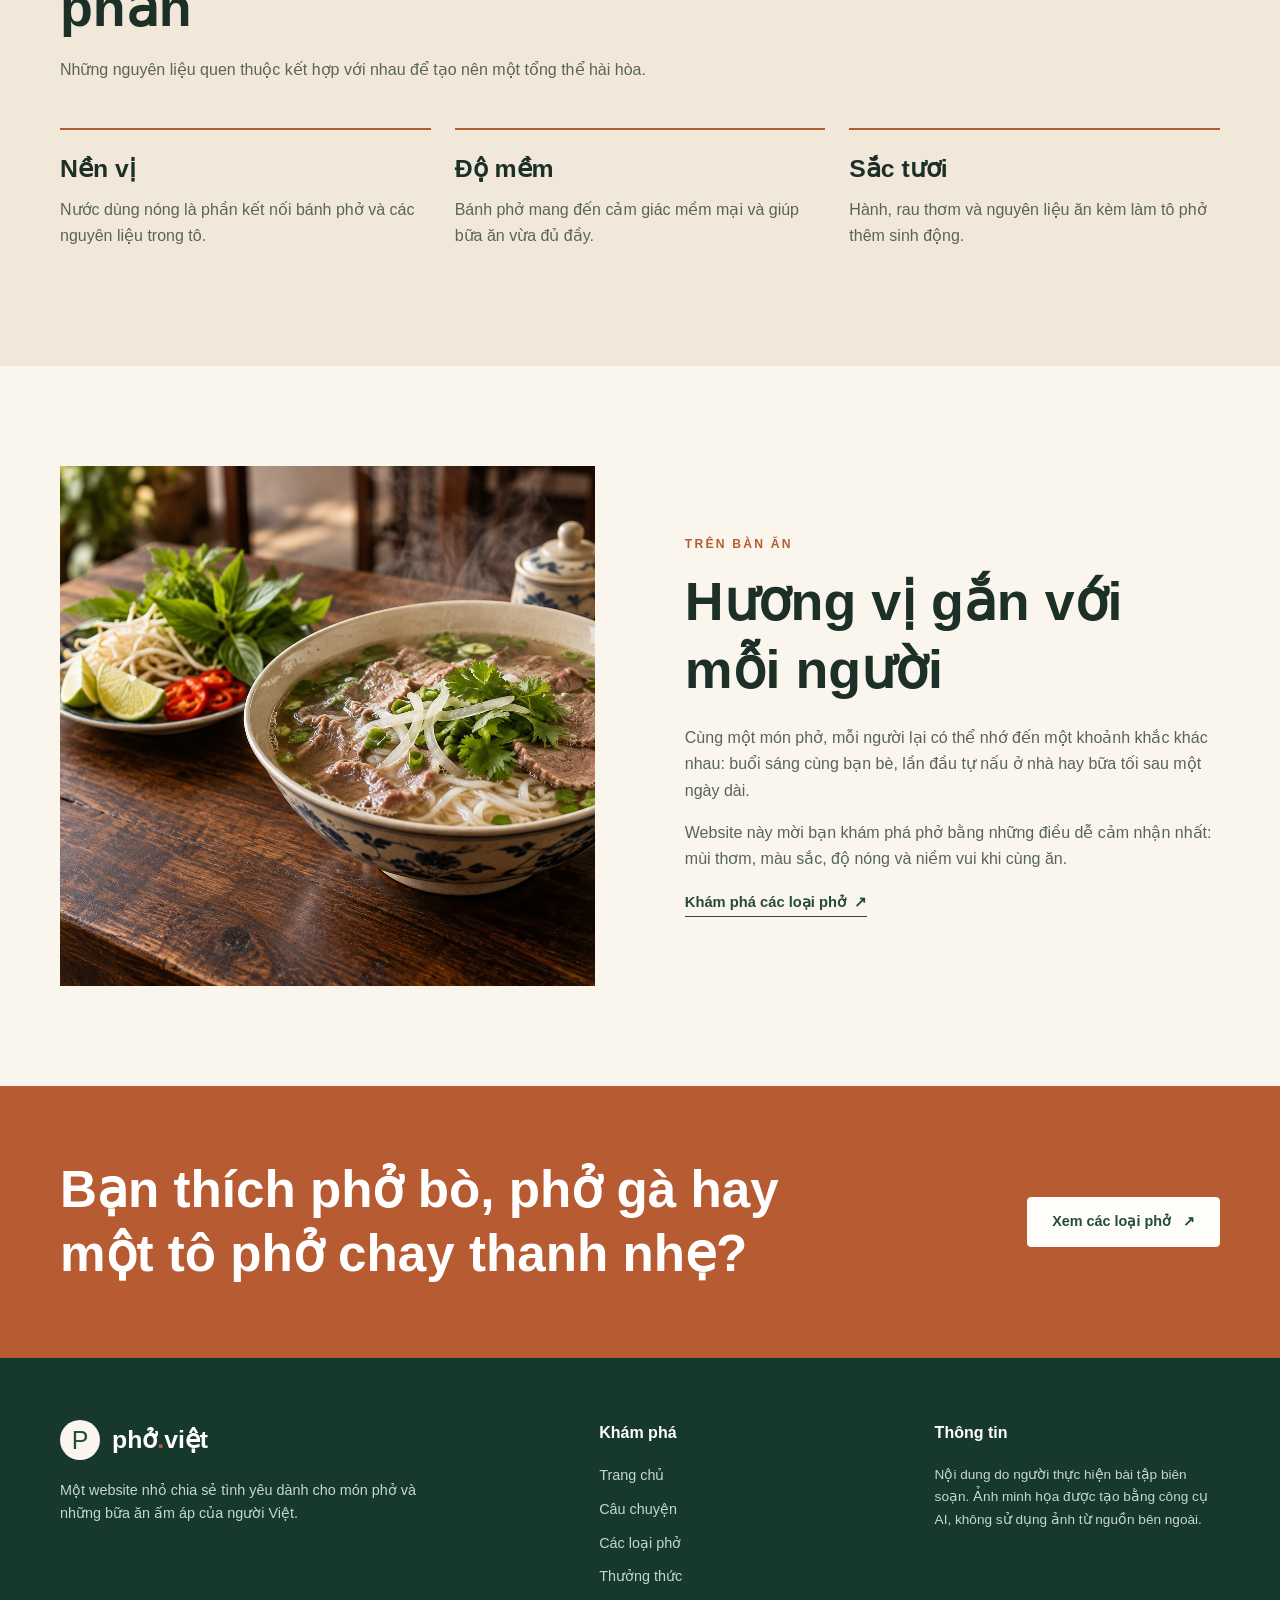
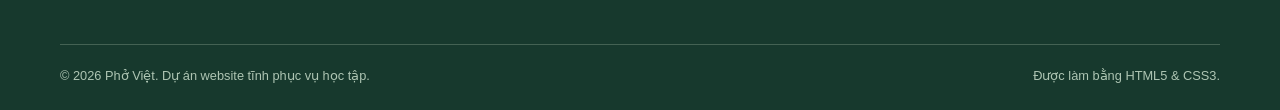
<file: docs/cau-chuyen.html>
﻿<!doctype html>
<html lang="vi">
<head>
  <meta charset="utf-8">
  <meta name="viewport" content="width=device-width, initial-scale=1">
  <meta name="description" content="Tìm hiểu câu chuyện giản dị phía sau một tô phở Việt và những thành phần tạo nên hương vị quen thuộc.">
  <title>Câu chuyện của phở — Phở Việt</title>
  <link rel="stylesheet" href="css/style.css">
</head>
<body>
  <a class="skip-link" href="#noi-dung">Bỏ qua điều hướng</a>
  <header class="site-header"><div class="container header-inner"><a class="brand" href="index.html" aria-label="Phở Việt - Trang chủ"><span class="brand-symbol" aria-hidden="true">P</span><span class="brand-name">phở<span>.</span>việt</span></a><nav class="site-nav" aria-label="Điều hướng chính"><a href="index.html">Trang chủ</a><a href="cau-chuyen.html" aria-current="page">Câu chuyện</a><a href="cac-loai-pho.html">Các loại phở</a><a href="thuong-thuc.html">Thưởng thức</a></nav></div></header>

  <main id="noi-dung">
    <section class="page-hero"><div class="container"><p class="eyebrow">Câu chuyện của phở</p><h1>Một món ăn, nhiều ký ức thân quen.</h1><p class="lead">Phở hiện diện trong nhịp sống hằng ngày: từ tiếng gọi món buổi sáng đến bữa ăn quây quần bên người thân. Sự gần gũi ấy khiến phở luôn có một chỗ riêng trong lòng nhiều người.</p></div></section>

    <section class="section"><div class="container story-grid"><div><p class="eyebrow">Từ gian bếp</p><h2>Hương thơm gọi mọi người ngồi lại</h2><p>Một nồi nước dùng nóng, những sợi bánh phở trắng mềm và phần nguyên liệu được chuẩn bị cẩn thận. Khi tất cả cùng vào tô, hương thơm tỏa lên báo hiệu một bữa ăn thật gần gũi.</p><p>Không có một cách thưởng thức duy nhất. Có người thích giữ nguyên vị nước dùng, có người thêm chút chanh hay ớt. Sự linh hoạt ấy cũng là nét thú vị của phở.</p></div><img src="images/chan-nuoc-dung.jpg" alt="Người nấu chan nước dùng nóng vào tô phở" width="1536" height="1024"></div></section>

    <section class="section warm-section"><div class="container"><div class="section-header"><p class="eyebrow">Trong một tô phở</p><h2>Giản dị trong từng thành phần</h2><p>Những nguyên liệu quen thuộc kết hợp với nhau để tạo nên một tổng thể hài hòa.</p></div><div class="detail-list"><article class="detail-item"><h3>Nền vị</h3><p>Nước dùng nóng là phần kết nối bánh phở và các nguyên liệu trong tô.</p></article><article class="detail-item"><h3>Độ mềm</h3><p>Bánh phở mang đến cảm giác mềm mại và giúp bữa ăn vừa đủ đầy.</p></article><article class="detail-item"><h3>Sắc tươi</h3><p>Hành, rau thơm và nguyên liệu ăn kèm làm tô phở thêm sinh động.</p></article></div></div></section>

    <section class="section"><div class="container story-grid reverse"><div><p class="eyebrow">Trên bàn ăn</p><h2>Hương vị gắn với mỗi người</h2><p>Cùng một món phở, mỗi người lại có thể nhớ đến một khoảnh khắc khác nhau: buổi sáng cùng bạn bè, lần đầu tự nấu ở nhà hay bữa tối sau một ngày dài.</p><p>Website này mời bạn khám phá phở bằng những điều dễ cảm nhận nhất: mùi thơm, màu sắc, độ nóng và niềm vui khi cùng ăn.</p><a class="text-link" href="cac-loai-pho.html">Khám phá các loại phở <span aria-hidden="true">↗</span></a></div><img src="images/pho-bo.jpg" alt="Tô phở bò nóng hổi trên bàn gỗ" loading="lazy" width="1536" height="1024"></div></section>

    <section class="callout"><div class="container callout-inner"><h2>Bạn thích phở bò, phở gà hay một tô phở chay thanh nhẹ?</h2><a class="button button-light" href="cac-loai-pho.html">Xem các loại phở <span aria-hidden="true">↗</span></a></div></section>
  </main>

  <footer class="site-footer"><div class="container"><div class="footer-grid"><div><a class="brand" href="index.html" aria-label="Phở Việt - Trang chủ"><span class="brand-symbol" aria-hidden="true">P</span><span class="brand-name">phở<span>.</span>việt</span></a><p class="footer-about">Một website nhỏ chia sẻ tình yêu dành cho món phở và những bữa ăn ấm áp của người Việt.</p></div><div><p class="footer-heading">Khám phá</p><nav class="footer-links" aria-label="Điều hướng chân trang"><a href="index.html">Trang chủ</a><a href="cau-chuyen.html">Câu chuyện</a><a href="cac-loai-pho.html">Các loại phở</a><a href="thuong-thuc.html">Thưởng thức</a></nav></div><div><p class="footer-heading">Thông tin</p><p class="footer-small">Nội dung do người thực hiện bài tập biên soạn. Ảnh minh họa được tạo bằng công cụ AI, không sử dụng ảnh từ nguồn bên ngoài.</p></div></div><div class="footer-bottom"><p>© 2026 Phở Việt. Dự án website tĩnh phục vụ học tập.</p><p>Được làm bằng HTML5 & CSS3.</p></div></div></footer>
</body>
</html>
</file>
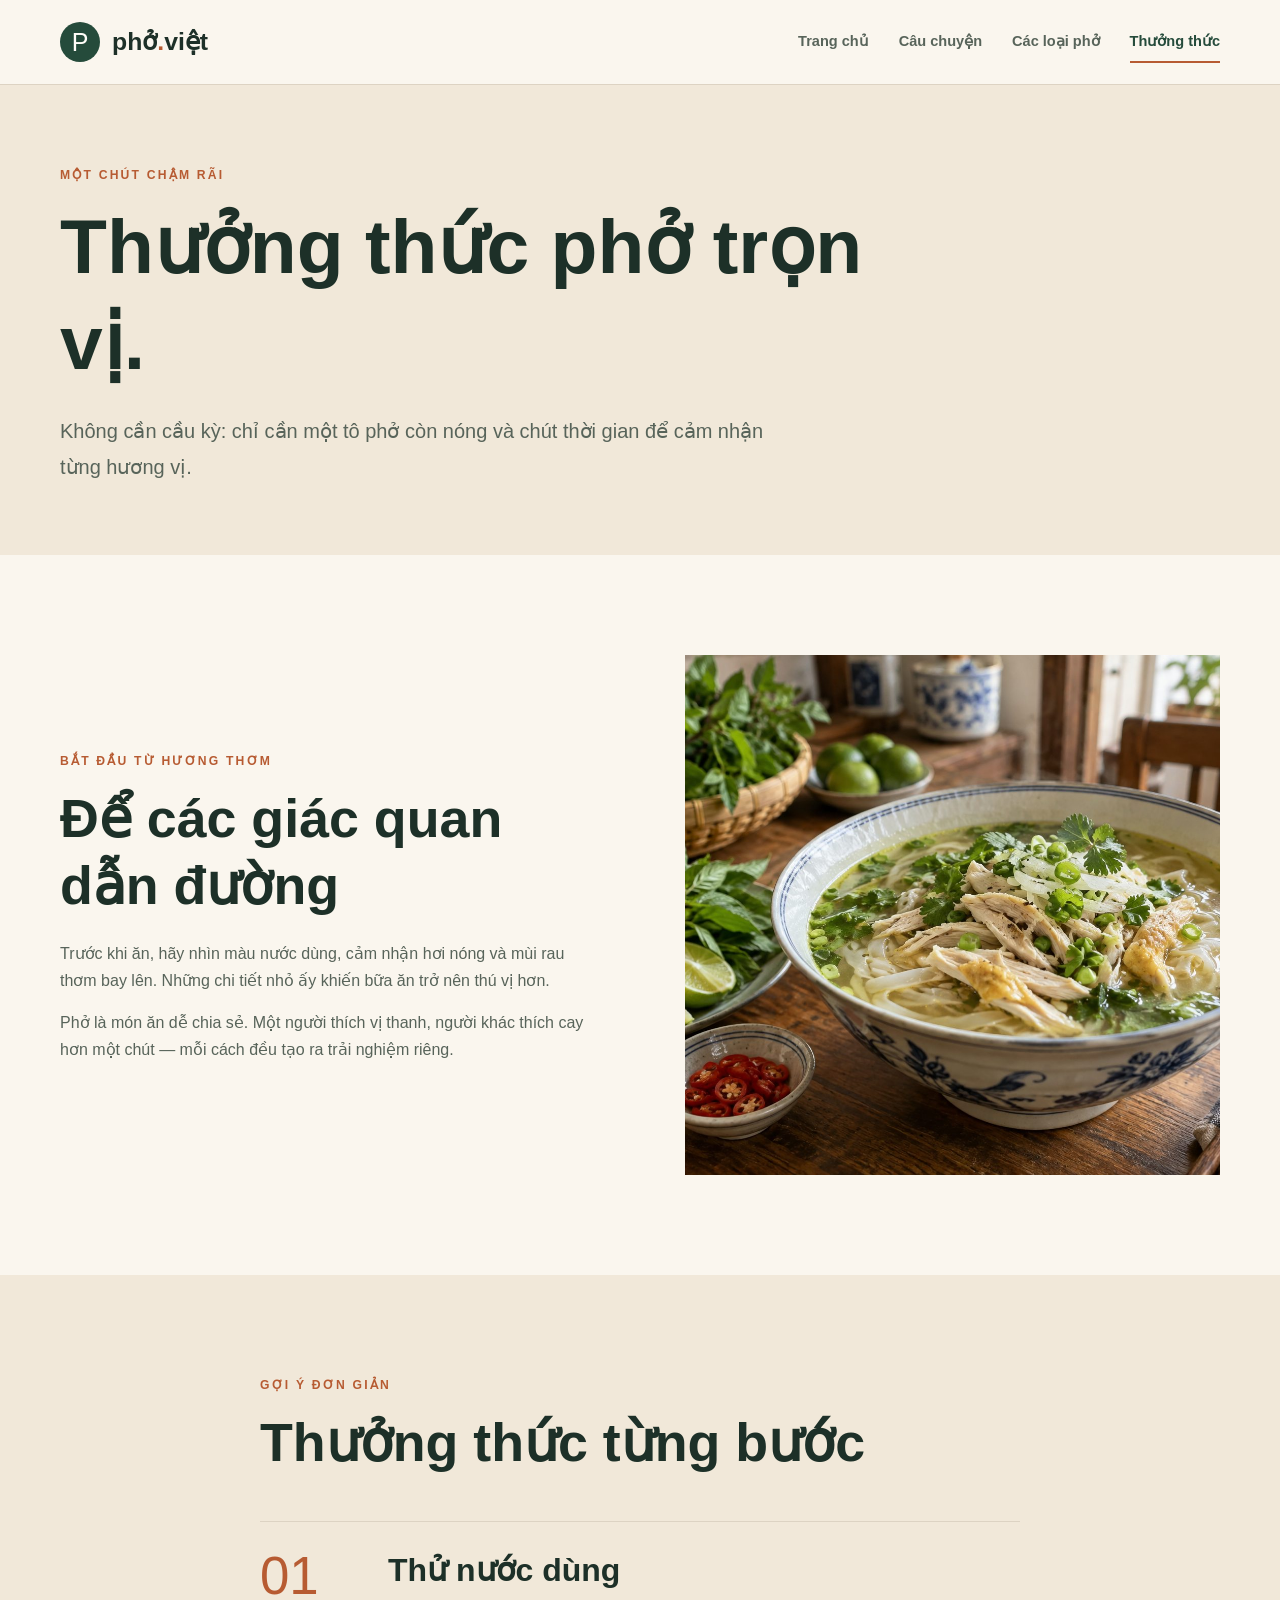
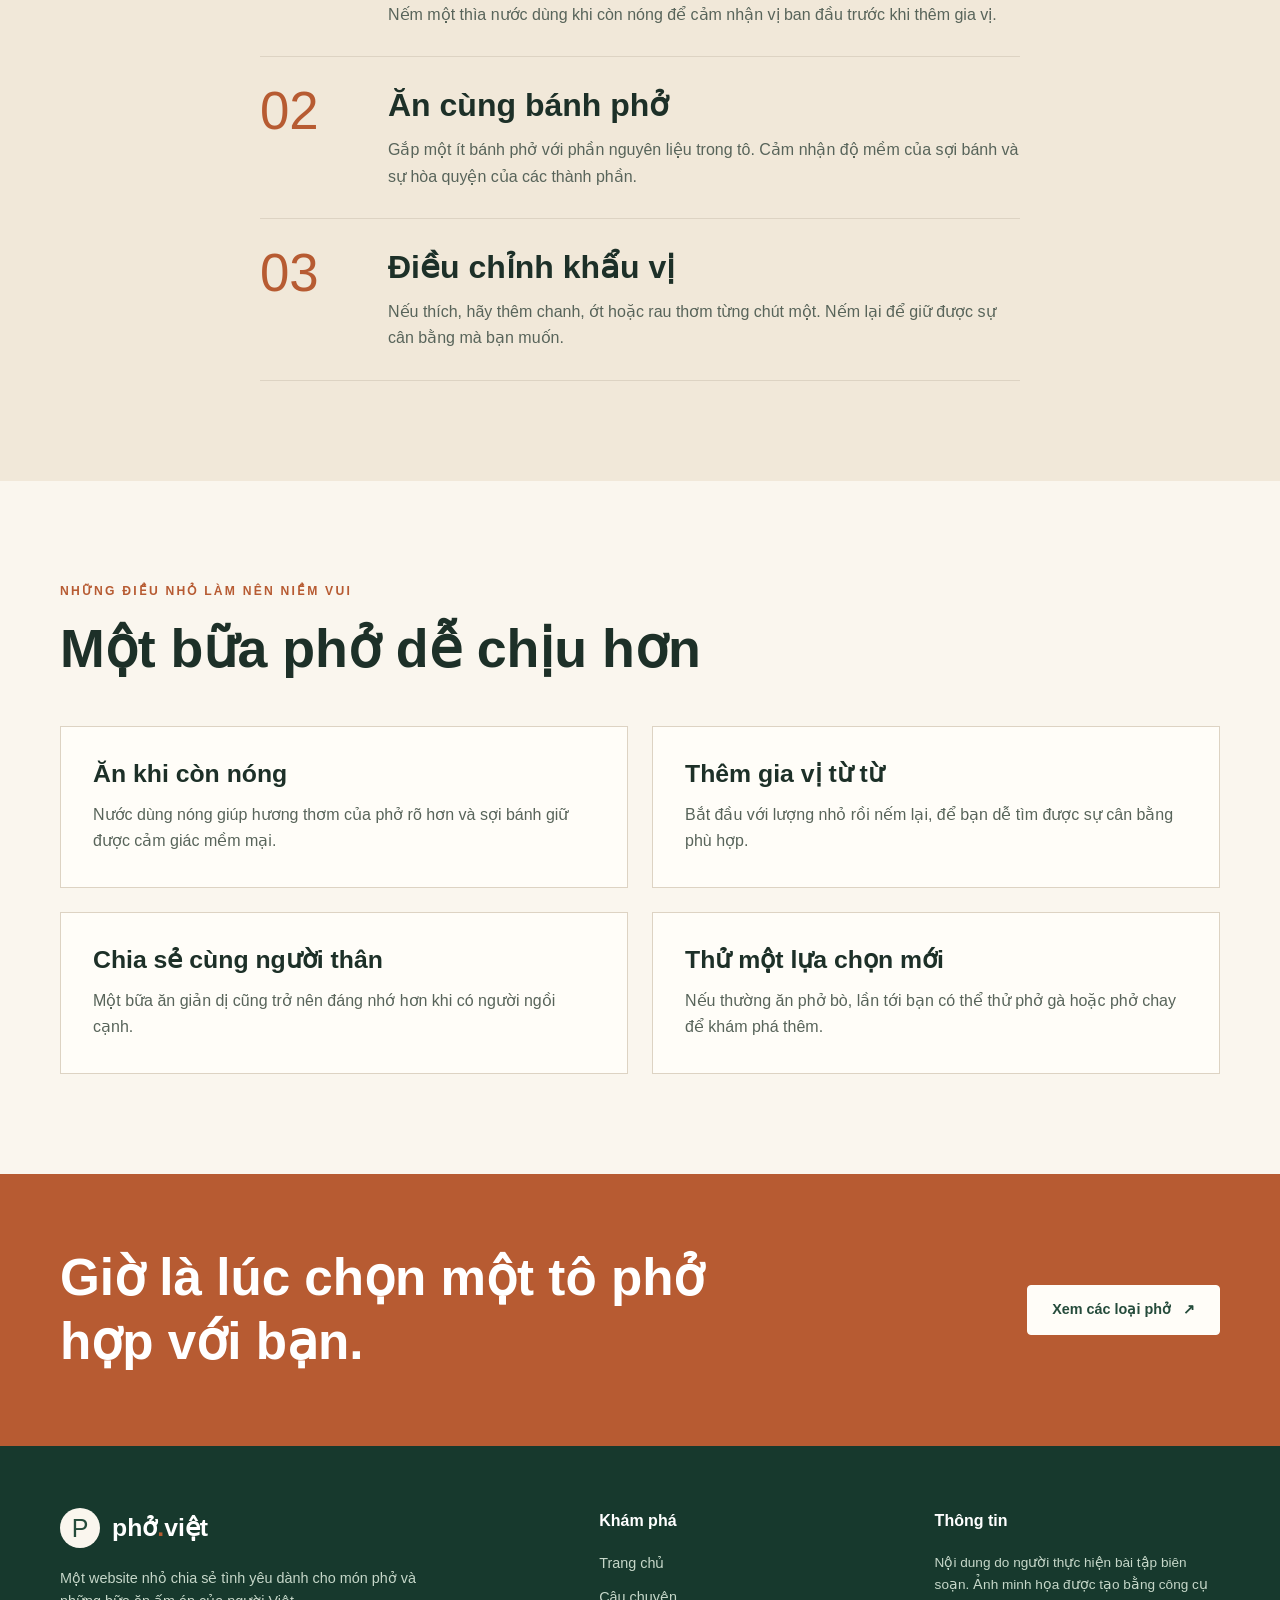
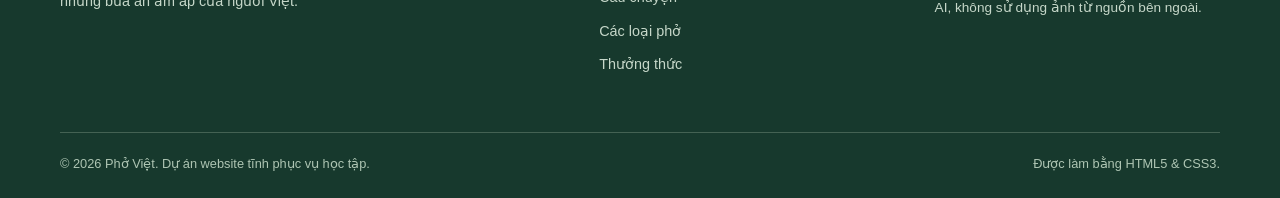
<file: docs/thuong-thuc.html>
﻿<!doctype html>
<html lang="vi">
<head>
  <meta charset="utf-8">
  <meta name="viewport" content="width=device-width, initial-scale=1">
  <meta name="description" content="Một vài gợi ý để cảm nhận hương thơm, nước dùng, bánh phở và gia vị theo khẩu vị của riêng bạn.">
  <title>Cách thưởng thức — Phở Việt</title>
  <link rel="stylesheet" href="css/style.css">
</head>
<body>
  <a class="skip-link" href="#noi-dung">Bỏ qua điều hướng</a>
  <header class="site-header"><div class="container header-inner"><a class="brand" href="index.html" aria-label="Phở Việt - Trang chủ"><span class="brand-symbol" aria-hidden="true">P</span><span class="brand-name">phở<span>.</span>việt</span></a><nav class="site-nav" aria-label="Điều hướng chính"><a href="index.html">Trang chủ</a><a href="cau-chuyen.html">Câu chuyện</a><a href="cac-loai-pho.html">Các loại phở</a><a href="thuong-thuc.html" aria-current="page">Thưởng thức</a></nav></div></header>

  <main id="noi-dung">
    <section class="page-hero compact"><div class="container"><p class="eyebrow">Một chút chậm rãi</p><h1>Thưởng thức phở trọn vị.</h1><p class="lead">Không cần cầu kỳ: chỉ cần một tô phở còn nóng và chút thời gian để cảm nhận từng hương vị.</p></div></section>

    <section class="section"><div class="container story-grid"><div><p class="eyebrow">Bắt đầu từ hương thơm</p><h2>Để các giác quan dẫn đường</h2><p>Trước khi ăn, hãy nhìn màu nước dùng, cảm nhận hơi nóng và mùi rau thơm bay lên. Những chi tiết nhỏ ấy khiến bữa ăn trở nên thú vị hơn.</p><p>Phở là món ăn dễ chia sẻ. Một người thích vị thanh, người khác thích cay hơn một chút — mỗi cách đều tạo ra trải nghiệm riêng.</p></div><img src="images/pho-ga.jpg" alt="Tô phở gà nóng cùng rau thơm và chanh" width="1536" height="1024"></div></section>

    <section class="section warm-section"><div class="narrow"><p class="eyebrow">Gợi ý đơn giản</p><h2>Thưởng thức từng bước</h2><div class="step-list"><article class="step"><span class="step-number" aria-hidden="true">01</span><div><h2>Thử nước dùng</h2><p>Nếm một thìa nước dùng khi còn nóng để cảm nhận vị ban đầu trước khi thêm gia vị.</p></div></article><article class="step"><span class="step-number" aria-hidden="true">02</span><div><h2>Ăn cùng bánh phở</h2><p>Gắp một ít bánh phở với phần nguyên liệu trong tô. Cảm nhận độ mềm của sợi bánh và sự hòa quyện của các thành phần.</p></div></article><article class="step"><span class="step-number" aria-hidden="true">03</span><div><h2>Điều chỉnh khẩu vị</h2><p>Nếu thích, hãy thêm chanh, ớt hoặc rau thơm từng chút một. Nếm lại để giữ được sự cân bằng mà bạn muốn.</p></div></article></div></div></section>

    <section class="section"><div class="container"><div class="section-header"><p class="eyebrow">Những điều nhỏ làm nên niềm vui</p><h2>Một bữa phở dễ chịu hơn</h2></div><div class="tips-grid"><article class="tip-card"><h3>Ăn khi còn nóng</h3><p>Nước dùng nóng giúp hương thơm của phở rõ hơn và sợi bánh giữ được cảm giác mềm mại.</p></article><article class="tip-card"><h3>Thêm gia vị từ từ</h3><p>Bắt đầu với lượng nhỏ rồi nếm lại, để bạn dễ tìm được sự cân bằng phù hợp.</p></article><article class="tip-card"><h3>Chia sẻ cùng người thân</h3><p>Một bữa ăn giản dị cũng trở nên đáng nhớ hơn khi có người ngồi cạnh.</p></article><article class="tip-card"><h3>Thử một lựa chọn mới</h3><p>Nếu thường ăn phở bò, lần tới bạn có thể thử phở gà hoặc phở chay để khám phá thêm.</p></article></div></div></section>

    <section class="callout"><div class="container callout-inner"><h2>Giờ là lúc chọn một tô phở hợp với bạn.</h2><a class="button button-light" href="cac-loai-pho.html">Xem các loại phở <span aria-hidden="true">↗</span></a></div></section>
  </main>

  <footer class="site-footer"><div class="container"><div class="footer-grid"><div><a class="brand" href="index.html" aria-label="Phở Việt - Trang chủ"><span class="brand-symbol" aria-hidden="true">P</span><span class="brand-name">phở<span>.</span>việt</span></a><p class="footer-about">Một website nhỏ chia sẻ tình yêu dành cho món phở và những bữa ăn ấm áp của người Việt.</p></div><div><p class="footer-heading">Khám phá</p><nav class="footer-links" aria-label="Điều hướng chân trang"><a href="index.html">Trang chủ</a><a href="cau-chuyen.html">Câu chuyện</a><a href="cac-loai-pho.html">Các loại phở</a><a href="thuong-thuc.html">Thưởng thức</a></nav></div><div><p class="footer-heading">Thông tin</p><p class="footer-small">Nội dung do người thực hiện bài tập biên soạn. Ảnh minh họa được tạo bằng công cụ AI, không sử dụng ảnh từ nguồn bên ngoài.</p></div></div><div class="footer-bottom"><p>© 2026 Phở Việt. Dự án website tĩnh phục vụ học tập.</p><p>Được làm bằng HTML5 & CSS3.</p></div></div></footer>
</body>
</html>
</file>
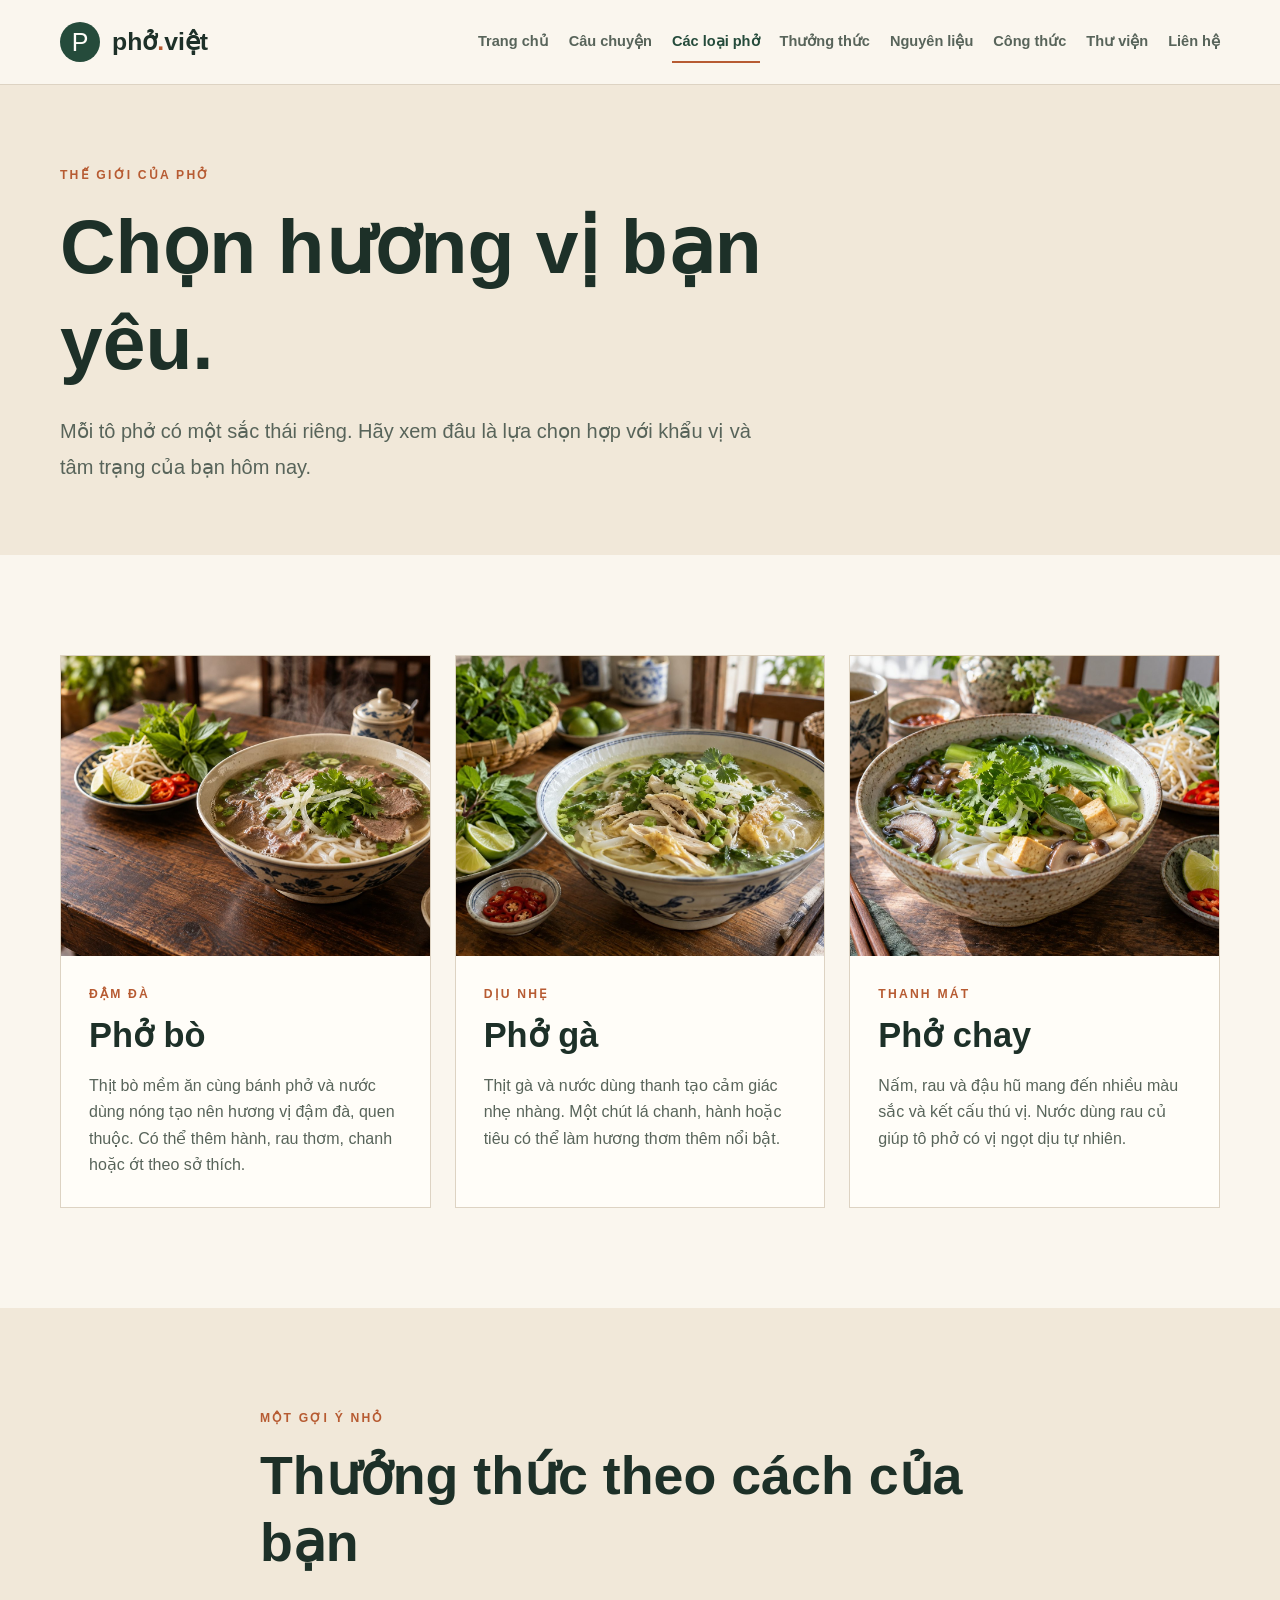
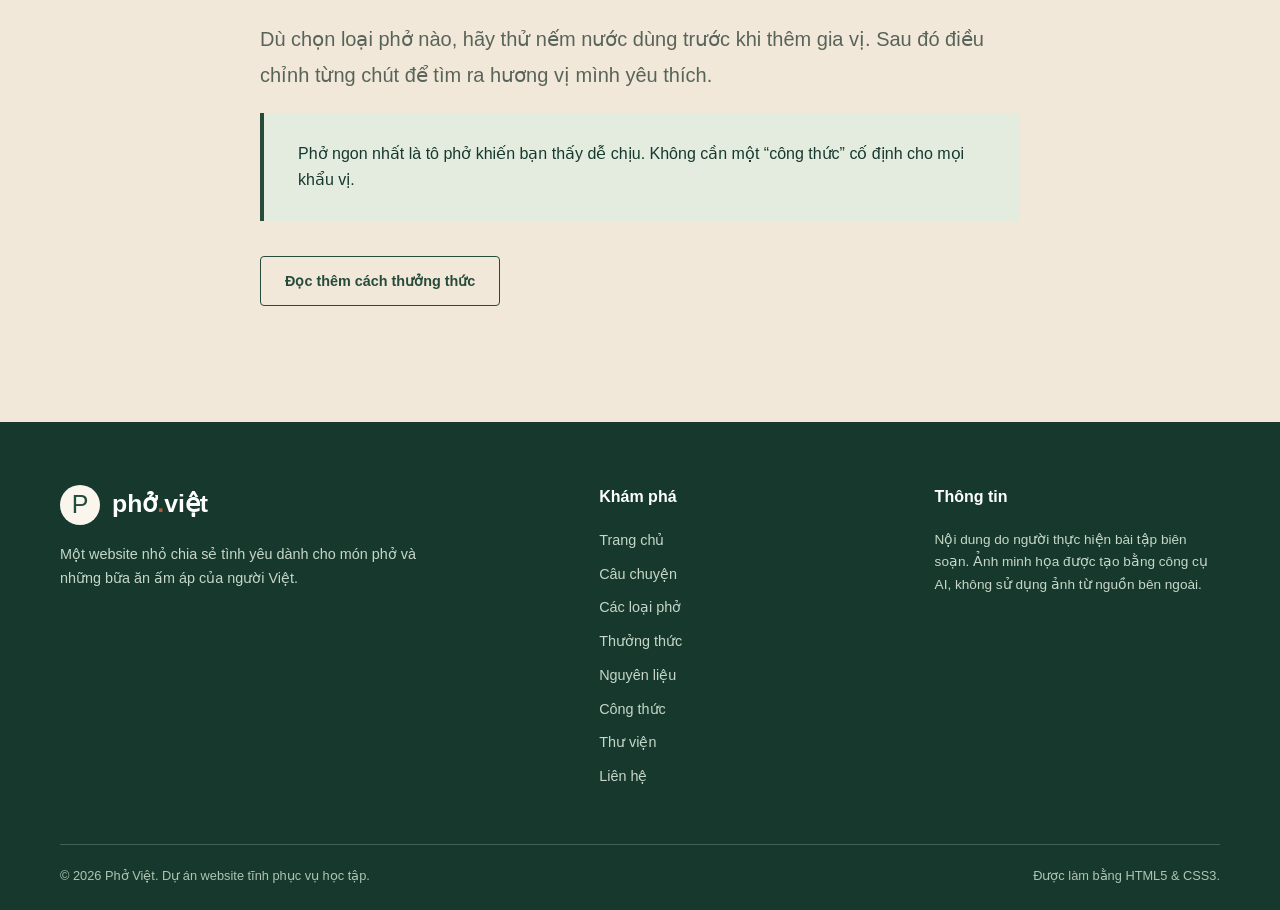
<file: phoViet/cac-loai-pho.html>
﻿<!doctype html>
<html lang="vi">
<head>
  <meta charset="utf-8">
  <meta name="viewport" content="width=device-width, initial-scale=1">
  <meta name="description" content="Khám phá ba lựa chọn quen thuộc: phở bò, phở gà và phở chay, cùng nét đặc trưng của từng món.">
  <title>Các loại phở — Phở Việt</title>
  <link rel="stylesheet" href="css/style.css">
</head>
<body>
  <a class="skip-link" href="#noi-dung">Bỏ qua điều hướng</a>
  <header class="site-header"><div class="container header-inner"><a class="brand" href="index.html" aria-label="Phở Việt - Trang chủ"><span class="brand-symbol" aria-hidden="true">P</span><span class="brand-name">phở<span>.</span>việt</span></a><nav class="site-nav" aria-label="Điều hướng chính"><a href="index.html">Trang chủ</a><a href="cau-chuyen.html">Câu chuyện</a><a href="cac-loai-pho.html" aria-current="page">Các loại phở</a><a href="thuong-thuc.html">Thưởng thức</a><a href="nguyen-lieu.html">Nguyên liệu</a><a href="cong-thuc.html">Công thức</a><a href="thu-vien.html">Thư viện</a><a href="lien-he.html">Liên hệ</a></nav></div></header>

  <main id="noi-dung">
    <section class="page-hero compact"><div class="container"><p class="eyebrow">Thế giới của phở</p><h1>Chọn hương vị bạn yêu.</h1><p class="lead">Mỗi tô phở có một sắc thái riêng. Hãy xem đâu là lựa chọn hợp với khẩu vị và tâm trạng của bạn hôm nay.</p></div></section>

    <section class="section"><div class="container variety-grid">
      <article class="variety-card" id="pho-bo"><img src="images/pho-bo.jpg" alt="Phở bò với lát thịt bò, hành, rau thơm và bánh phở" width="1536" height="1024"><div class="variety-card-body"><p class="eyebrow">Đậm đà</p><h2>Phở bò</h2><p>Thịt bò mềm ăn cùng bánh phở và nước dùng nóng tạo nên hương vị đậm đà, quen thuộc. Có thể thêm hành, rau thơm, chanh hoặc ớt theo sở thích.</p></div></article>
      <article class="variety-card" id="pho-ga"><img src="images/pho-ga.jpg" alt="Phở gà với thịt gà, hành lá và nước dùng trong" width="1536" height="1024"><div class="variety-card-body"><p class="eyebrow">Dịu nhẹ</p><h2>Phở gà</h2><p>Thịt gà và nước dùng thanh tạo cảm giác nhẹ nhàng. Một chút lá chanh, hành hoặc tiêu có thể làm hương thơm thêm nổi bật.</p></div></article>
      <article class="variety-card" id="pho-chay"><img src="images/pho-chay.jpg" alt="Phở chay với nấm, đậu hũ, rau xanh và bánh phở" width="1536" height="1024"><div class="variety-card-body"><p class="eyebrow">Thanh mát</p><h2>Phở chay</h2><p>Nấm, rau và đậu hũ mang đến nhiều màu sắc và kết cấu thú vị. Nước dùng rau củ giúp tô phở có vị ngọt dịu tự nhiên.</p></div></article>
    </div></section>

    <section class="section warm-section"><div class="narrow"><p class="eyebrow">Một gợi ý nhỏ</p><h2>Thưởng thức theo cách của bạn</h2><p class="lead">Dù chọn loại phở nào, hãy thử nếm nước dùng trước khi thêm gia vị. Sau đó điều chỉnh từng chút để tìm ra hương vị mình yêu thích.</p><div class="note-box"><p>Phở ngon nhất là tô phở khiến bạn thấy dễ chịu. Không cần một “công thức” cố định cho mọi khẩu vị.</p></div><p class="section-cta"><a class="button button-outline" href="thuong-thuc.html">Đọc thêm cách thưởng thức</a></p></div></section>
  </main>

  <footer class="site-footer"><div class="container"><div class="footer-grid"><div><a class="brand" href="index.html" aria-label="Phở Việt - Trang chủ"><span class="brand-symbol" aria-hidden="true">P</span><span class="brand-name">phở<span>.</span>việt</span></a><p class="footer-about">Một website nhỏ chia sẻ tình yêu dành cho món phở và những bữa ăn ấm áp của người Việt.</p></div><div><p class="footer-heading">Khám phá</p><nav class="footer-links" aria-label="Điều hướng chân trang"><a href="index.html">Trang chủ</a><a href="cau-chuyen.html">Câu chuyện</a><a href="cac-loai-pho.html">Các loại phở</a><a href="thuong-thuc.html">Thưởng thức</a><a href="nguyen-lieu.html">Nguyên liệu</a><a href="cong-thuc.html">Công thức</a><a href="thu-vien.html">Thư viện</a><a href="lien-he.html">Liên hệ</a></nav></div><div><p class="footer-heading">Thông tin</p><p class="footer-small">Nội dung do người thực hiện bài tập biên soạn. Ảnh minh họa được tạo bằng công cụ AI, không sử dụng ảnh từ nguồn bên ngoài.</p></div></div><div class="footer-bottom"><p>© 2026 Phở Việt. Dự án website tĩnh phục vụ học tập.</p><p>Được làm bằng HTML5 & CSS3.</p></div></div></footer>
</body>
</html>
</file>
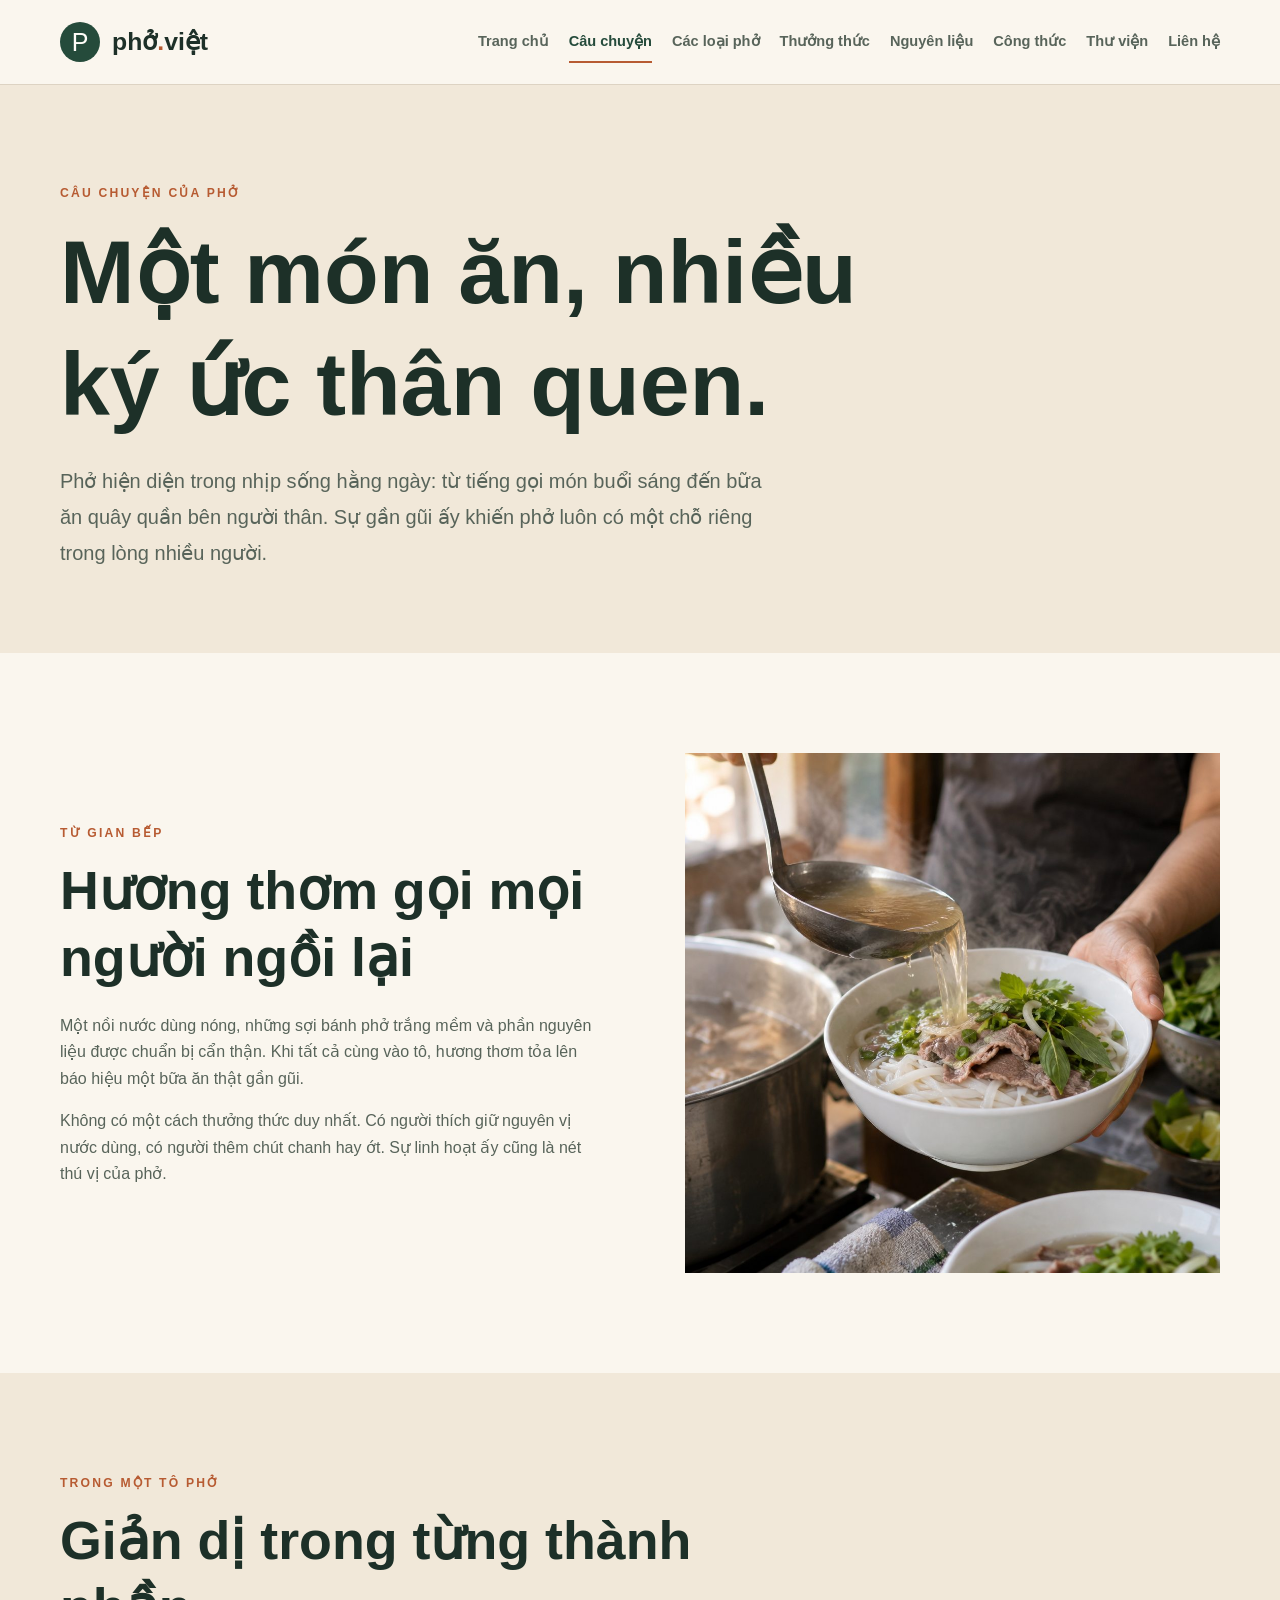
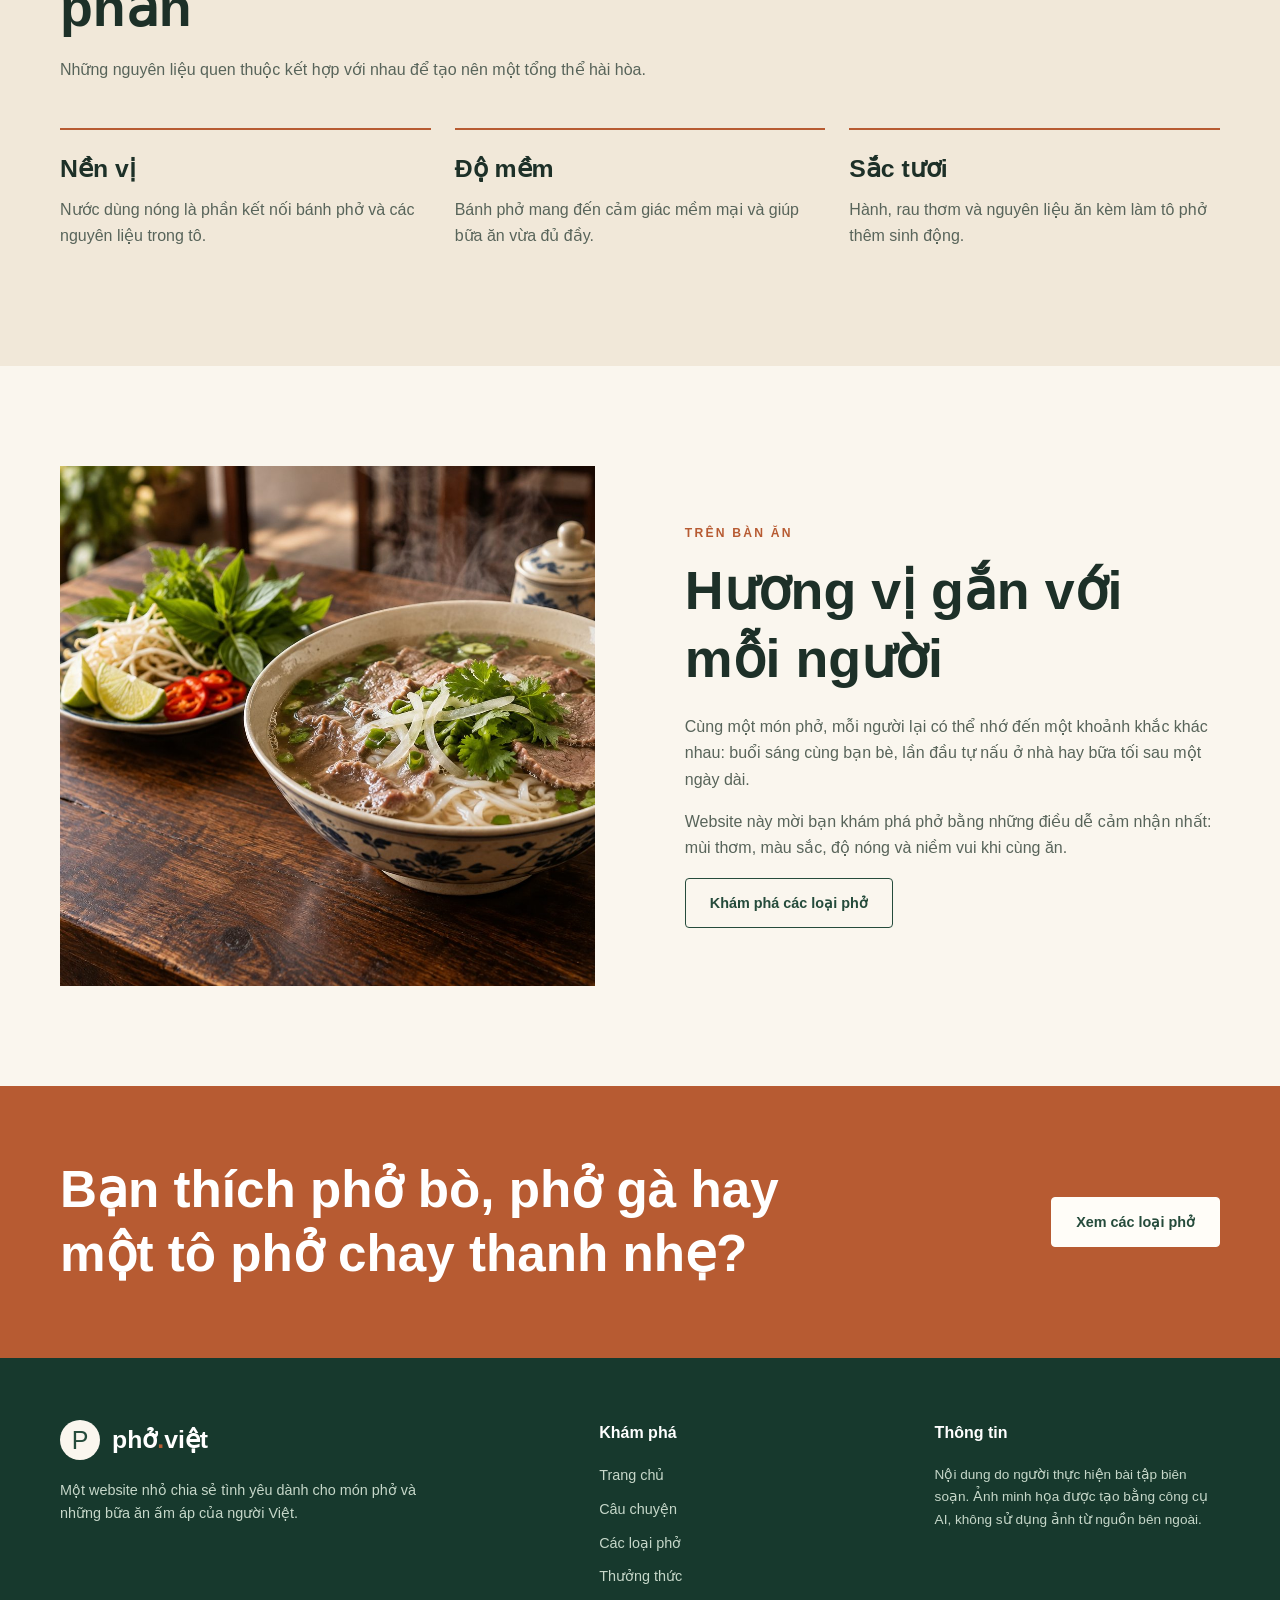
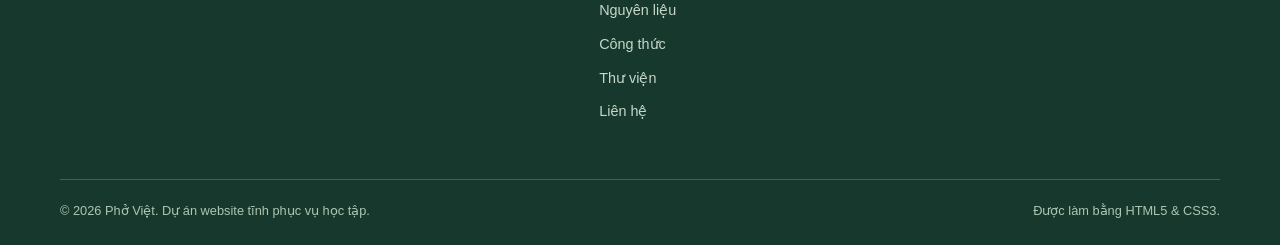
<file: phoViet/cau-chuyen.html>
﻿<!doctype html>
<html lang="vi">
<head>
  <meta charset="utf-8">
  <meta name="viewport" content="width=device-width, initial-scale=1">
  <meta name="description" content="Tìm hiểu câu chuyện giản dị phía sau một tô phở Việt và những thành phần tạo nên hương vị quen thuộc.">
  <title>Câu chuyện của phở — Phở Việt</title>
  <link rel="stylesheet" href="css/style.css">
</head>
<body>
  <a class="skip-link" href="#noi-dung">Bỏ qua điều hướng</a>
  <header class="site-header"><div class="container header-inner"><a class="brand" href="index.html" aria-label="Phở Việt - Trang chủ"><span class="brand-symbol" aria-hidden="true">P</span><span class="brand-name">phở<span>.</span>việt</span></a><nav class="site-nav" aria-label="Điều hướng chính"><a href="index.html">Trang chủ</a><a href="cau-chuyen.html" aria-current="page">Câu chuyện</a><a href="cac-loai-pho.html">Các loại phở</a><a href="thuong-thuc.html">Thưởng thức</a><a href="nguyen-lieu.html">Nguyên liệu</a><a href="cong-thuc.html">Công thức</a><a href="thu-vien.html">Thư viện</a><a href="lien-he.html">Liên hệ</a></nav></div></header>

  <main id="noi-dung">
    <section class="page-hero"><div class="container"><p class="eyebrow">Câu chuyện của phở</p><h1>Một món ăn, nhiều ký ức thân quen.</h1><p class="lead">Phở hiện diện trong nhịp sống hằng ngày: từ tiếng gọi món buổi sáng đến bữa ăn quây quần bên người thân. Sự gần gũi ấy khiến phở luôn có một chỗ riêng trong lòng nhiều người.</p></div></section>

    <section class="section"><div class="container story-grid"><div><p class="eyebrow">Từ gian bếp</p><h2>Hương thơm gọi mọi người ngồi lại</h2><p>Một nồi nước dùng nóng, những sợi bánh phở trắng mềm và phần nguyên liệu được chuẩn bị cẩn thận. Khi tất cả cùng vào tô, hương thơm tỏa lên báo hiệu một bữa ăn thật gần gũi.</p><p>Không có một cách thưởng thức duy nhất. Có người thích giữ nguyên vị nước dùng, có người thêm chút chanh hay ớt. Sự linh hoạt ấy cũng là nét thú vị của phở.</p></div><img src="images/chan-nuoc-dung.jpg" alt="Người nấu chan nước dùng nóng vào tô phở" width="1536" height="1024"></div></section>

    <section class="section warm-section"><div class="container"><div class="section-header"><p class="eyebrow">Trong một tô phở</p><h2>Giản dị trong từng thành phần</h2><p>Những nguyên liệu quen thuộc kết hợp với nhau để tạo nên một tổng thể hài hòa.</p></div><div class="detail-list"><article class="detail-item"><h3>Nền vị</h3><p>Nước dùng nóng là phần kết nối bánh phở và các nguyên liệu trong tô.</p></article><article class="detail-item"><h3>Độ mềm</h3><p>Bánh phở mang đến cảm giác mềm mại và giúp bữa ăn vừa đủ đầy.</p></article><article class="detail-item"><h3>Sắc tươi</h3><p>Hành, rau thơm và nguyên liệu ăn kèm làm tô phở thêm sinh động.</p></article></div></div></section>

    <section class="section"><div class="container story-grid reverse"><div><p class="eyebrow">Trên bàn ăn</p><h2>Hương vị gắn với mỗi người</h2><p>Cùng một món phở, mỗi người lại có thể nhớ đến một khoảnh khắc khác nhau: buổi sáng cùng bạn bè, lần đầu tự nấu ở nhà hay bữa tối sau một ngày dài.</p><p>Website này mời bạn khám phá phở bằng những điều dễ cảm nhận nhất: mùi thơm, màu sắc, độ nóng và niềm vui khi cùng ăn.</p><a class="button button-outline" href="cac-loai-pho.html">Khám phá các loại phở</a></div><img src="images/pho-bo.jpg" alt="Tô phở bò nóng hổi trên bàn gỗ" loading="lazy" width="1536" height="1024"></div></section>

    <section class="callout"><div class="container callout-inner"><h2>Bạn thích phở bò, phở gà hay một tô phở chay thanh nhẹ?</h2><a class="button button-light" href="cac-loai-pho.html">Xem các loại phở</a></div></section>
  </main>

  <footer class="site-footer"><div class="container"><div class="footer-grid"><div><a class="brand" href="index.html" aria-label="Phở Việt - Trang chủ"><span class="brand-symbol" aria-hidden="true">P</span><span class="brand-name">phở<span>.</span>việt</span></a><p class="footer-about">Một website nhỏ chia sẻ tình yêu dành cho món phở và những bữa ăn ấm áp của người Việt.</p></div><div><p class="footer-heading">Khám phá</p><nav class="footer-links" aria-label="Điều hướng chân trang"><a href="index.html">Trang chủ</a><a href="cau-chuyen.html">Câu chuyện</a><a href="cac-loai-pho.html">Các loại phở</a><a href="thuong-thuc.html">Thưởng thức</a><a href="nguyen-lieu.html">Nguyên liệu</a><a href="cong-thuc.html">Công thức</a><a href="thu-vien.html">Thư viện</a><a href="lien-he.html">Liên hệ</a></nav></div><div><p class="footer-heading">Thông tin</p><p class="footer-small">Nội dung do người thực hiện bài tập biên soạn. Ảnh minh họa được tạo bằng công cụ AI, không sử dụng ảnh từ nguồn bên ngoài.</p></div></div><div class="footer-bottom"><p>© 2026 Phở Việt. Dự án website tĩnh phục vụ học tập.</p><p>Được làm bằng HTML5 & CSS3.</p></div></div></footer>
</body>
</html>
</file>
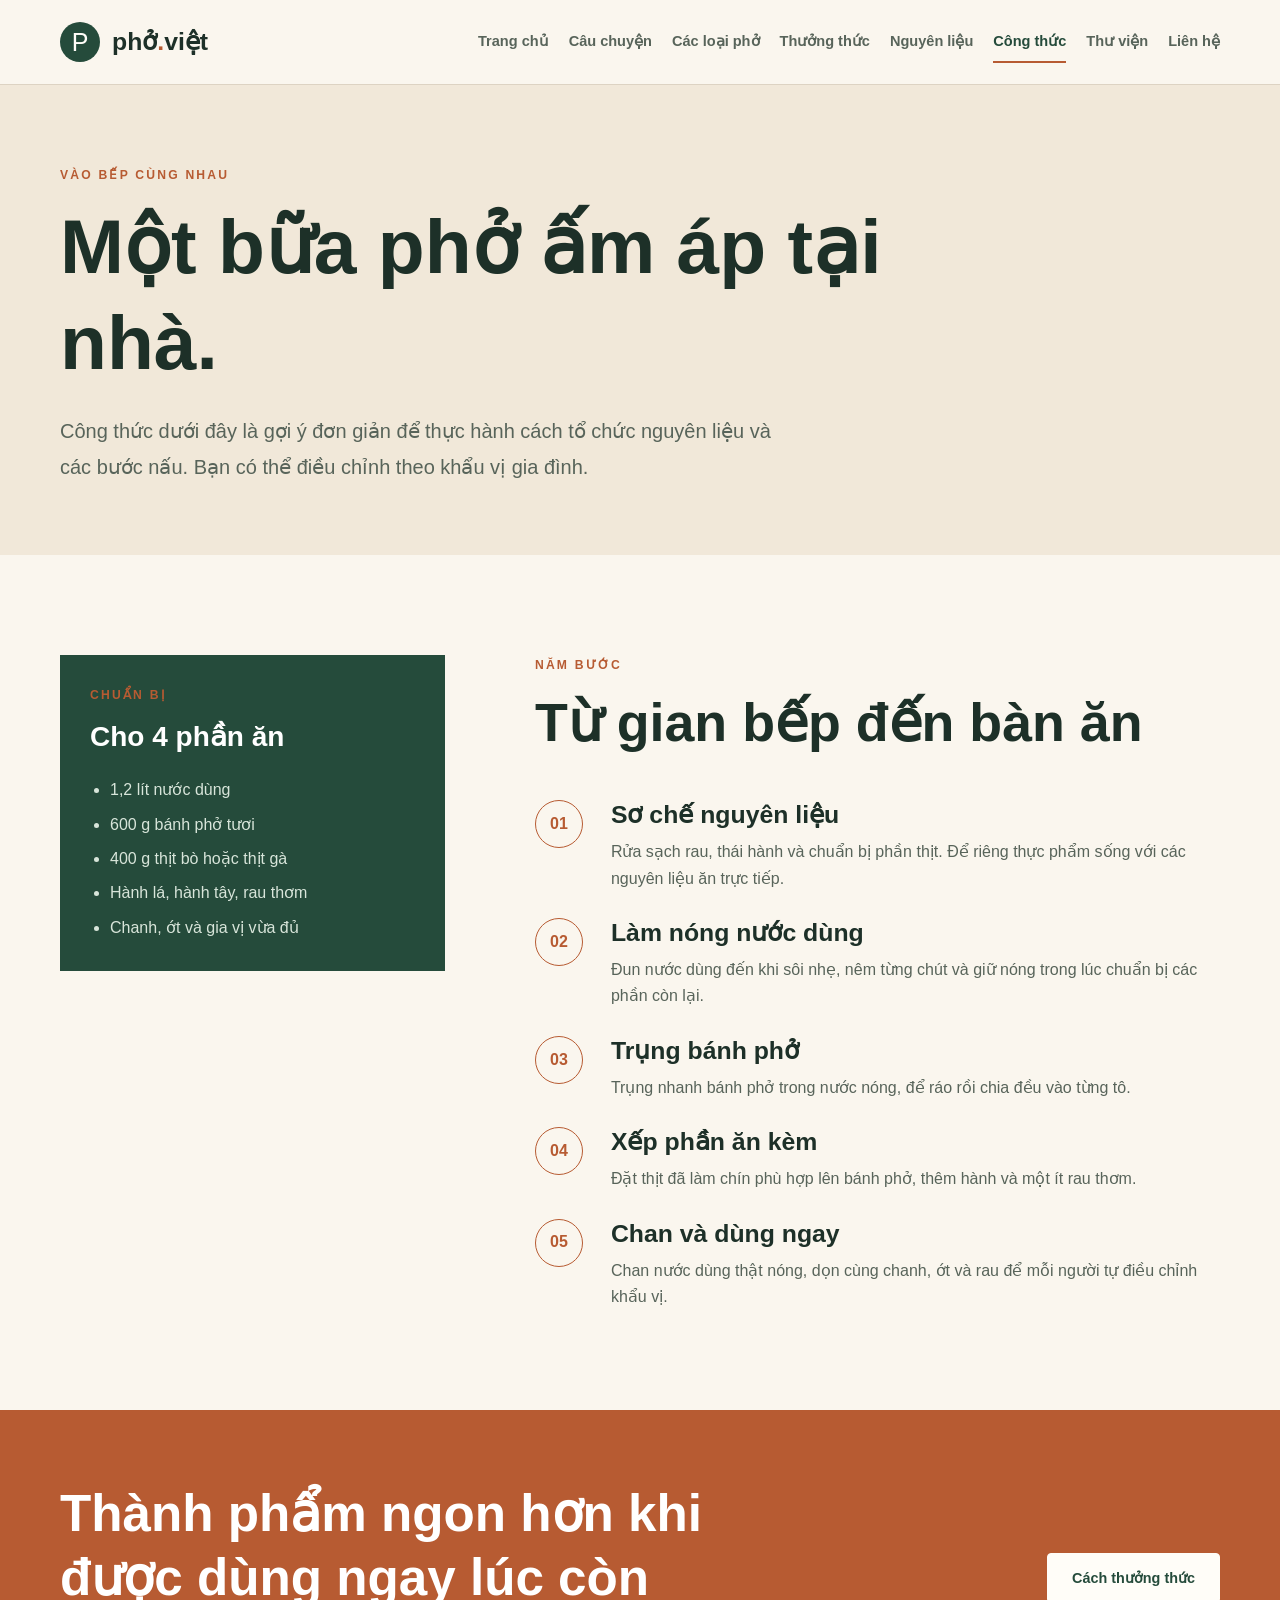
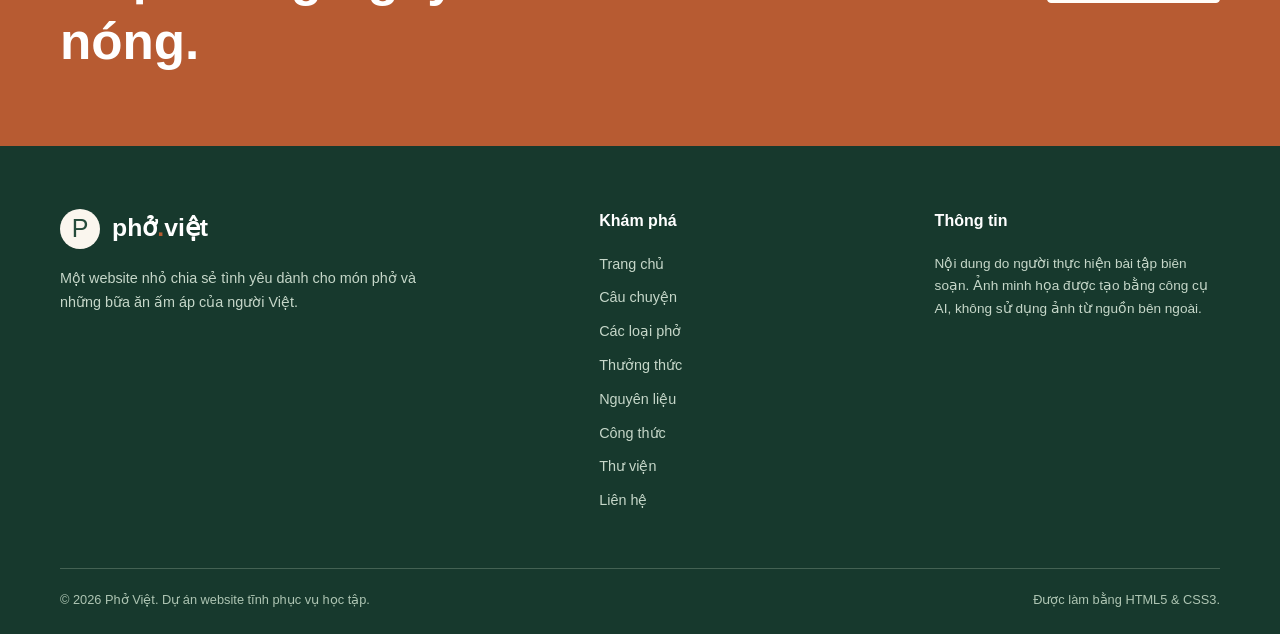
<file: phoViet/cong-thuc.html>
<!doctype html>
<html lang="vi">
<head>
  <meta charset="utf-8">
  <meta name="viewport" content="width=device-width, initial-scale=1">
  <meta name="description" content="Công thức tham khảo gồm năm bước đơn giản để chuẩn bị một bữa phở ấm áp tại nhà.">
  <title>Công thức tham khảo — Phở Việt</title>
  <link rel="stylesheet" href="css/style.css">
</head>
<body>
  <a class="skip-link" href="#noi-dung">Bỏ qua điều hướng</a>
  <header class="site-header"><div class="container header-inner"><a class="brand" href="index.html" aria-label="Phở Việt - Trang chủ"><span class="brand-symbol" aria-hidden="true">P</span><span class="brand-name">phở<span>.</span>việt</span></a><nav class="site-nav" aria-label="Điều hướng chính"><a href="index.html">Trang chủ</a><a href="cau-chuyen.html">Câu chuyện</a><a href="cac-loai-pho.html">Các loại phở</a><a href="thuong-thuc.html">Thưởng thức</a><a href="nguyen-lieu.html">Nguyên liệu</a><a href="cong-thuc.html" aria-current="page">Công thức</a><a href="thu-vien.html">Thư viện</a><a href="lien-he.html">Liên hệ</a></nav></div></header>

  <main id="noi-dung">
    <section class="page-hero compact"><div class="container"><p class="eyebrow">Vào bếp cùng nhau</p><h1>Một bữa phở ấm áp tại nhà.</h1><p class="lead">Công thức dưới đây là gợi ý đơn giản để thực hành cách tổ chức nguyên liệu và các bước nấu. Bạn có thể điều chỉnh theo khẩu vị gia đình.</p></div></section>

    <section class="section"><div class="container recipe-layout"><aside class="recipe-aside"><p class="eyebrow">Chuẩn bị</p><h2>Cho 4 phần ăn</h2><ul><li>1,2 lít nước dùng</li><li>600 g bánh phở tươi</li><li>400 g thịt bò hoặc thịt gà</li><li>Hành lá, hành tây, rau thơm</li><li>Chanh, ớt và gia vị vừa đủ</li></ul></aside><div><div class="section-header"><p class="eyebrow">Năm bước</p><h2>Từ gian bếp đến bàn ăn</h2></div><div class="recipe-steps">
      <article class="recipe-step"><span>01</span><div><h3>Sơ chế nguyên liệu</h3><p>Rửa sạch rau, thái hành và chuẩn bị phần thịt. Để riêng thực phẩm sống với các nguyên liệu ăn trực tiếp.</p></div></article>
      <article class="recipe-step"><span>02</span><div><h3>Làm nóng nước dùng</h3><p>Đun nước dùng đến khi sôi nhẹ, nêm từng chút và giữ nóng trong lúc chuẩn bị các phần còn lại.</p></div></article>
      <article class="recipe-step"><span>03</span><div><h3>Trụng bánh phở</h3><p>Trụng nhanh bánh phở trong nước nóng, để ráo rồi chia đều vào từng tô.</p></div></article>
      <article class="recipe-step"><span>04</span><div><h3>Xếp phần ăn kèm</h3><p>Đặt thịt đã làm chín phù hợp lên bánh phở, thêm hành và một ít rau thơm.</p></div></article>
      <article class="recipe-step"><span>05</span><div><h3>Chan và dùng ngay</h3><p>Chan nước dùng thật nóng, dọn cùng chanh, ớt và rau để mỗi người tự điều chỉnh khẩu vị.</p></div></article>
    </div></div></div></section>

    <section class="callout"><div class="container callout-inner"><h2>Thành phẩm ngon hơn khi được dùng ngay lúc còn nóng.</h2><a class="button button-light" href="thuong-thuc.html">Cách thưởng thức</a></div></section>
  </main>

  <footer class="site-footer"><div class="container"><div class="footer-grid"><div><a class="brand" href="index.html" aria-label="Phở Việt - Trang chủ"><span class="brand-symbol" aria-hidden="true">P</span><span class="brand-name">phở<span>.</span>việt</span></a><p class="footer-about">Một website nhỏ chia sẻ tình yêu dành cho món phở và những bữa ăn ấm áp của người Việt.</p></div><div><p class="footer-heading">Khám phá</p><nav class="footer-links" aria-label="Điều hướng chân trang"><a href="index.html">Trang chủ</a><a href="cau-chuyen.html">Câu chuyện</a><a href="cac-loai-pho.html">Các loại phở</a><a href="thuong-thuc.html">Thưởng thức</a><a href="nguyen-lieu.html">Nguyên liệu</a><a href="cong-thuc.html">Công thức</a><a href="thu-vien.html">Thư viện</a><a href="lien-he.html">Liên hệ</a></nav></div><div><p class="footer-heading">Thông tin</p><p class="footer-small">Nội dung do người thực hiện bài tập biên soạn. Ảnh minh họa được tạo bằng công cụ AI, không sử dụng ảnh từ nguồn bên ngoài.</p></div></div><div class="footer-bottom"><p>© 2026 Phở Việt. Dự án website tĩnh phục vụ học tập.</p><p>Được làm bằng HTML5 & CSS3.</p></div></div></footer>
</body>
</html>
</file>
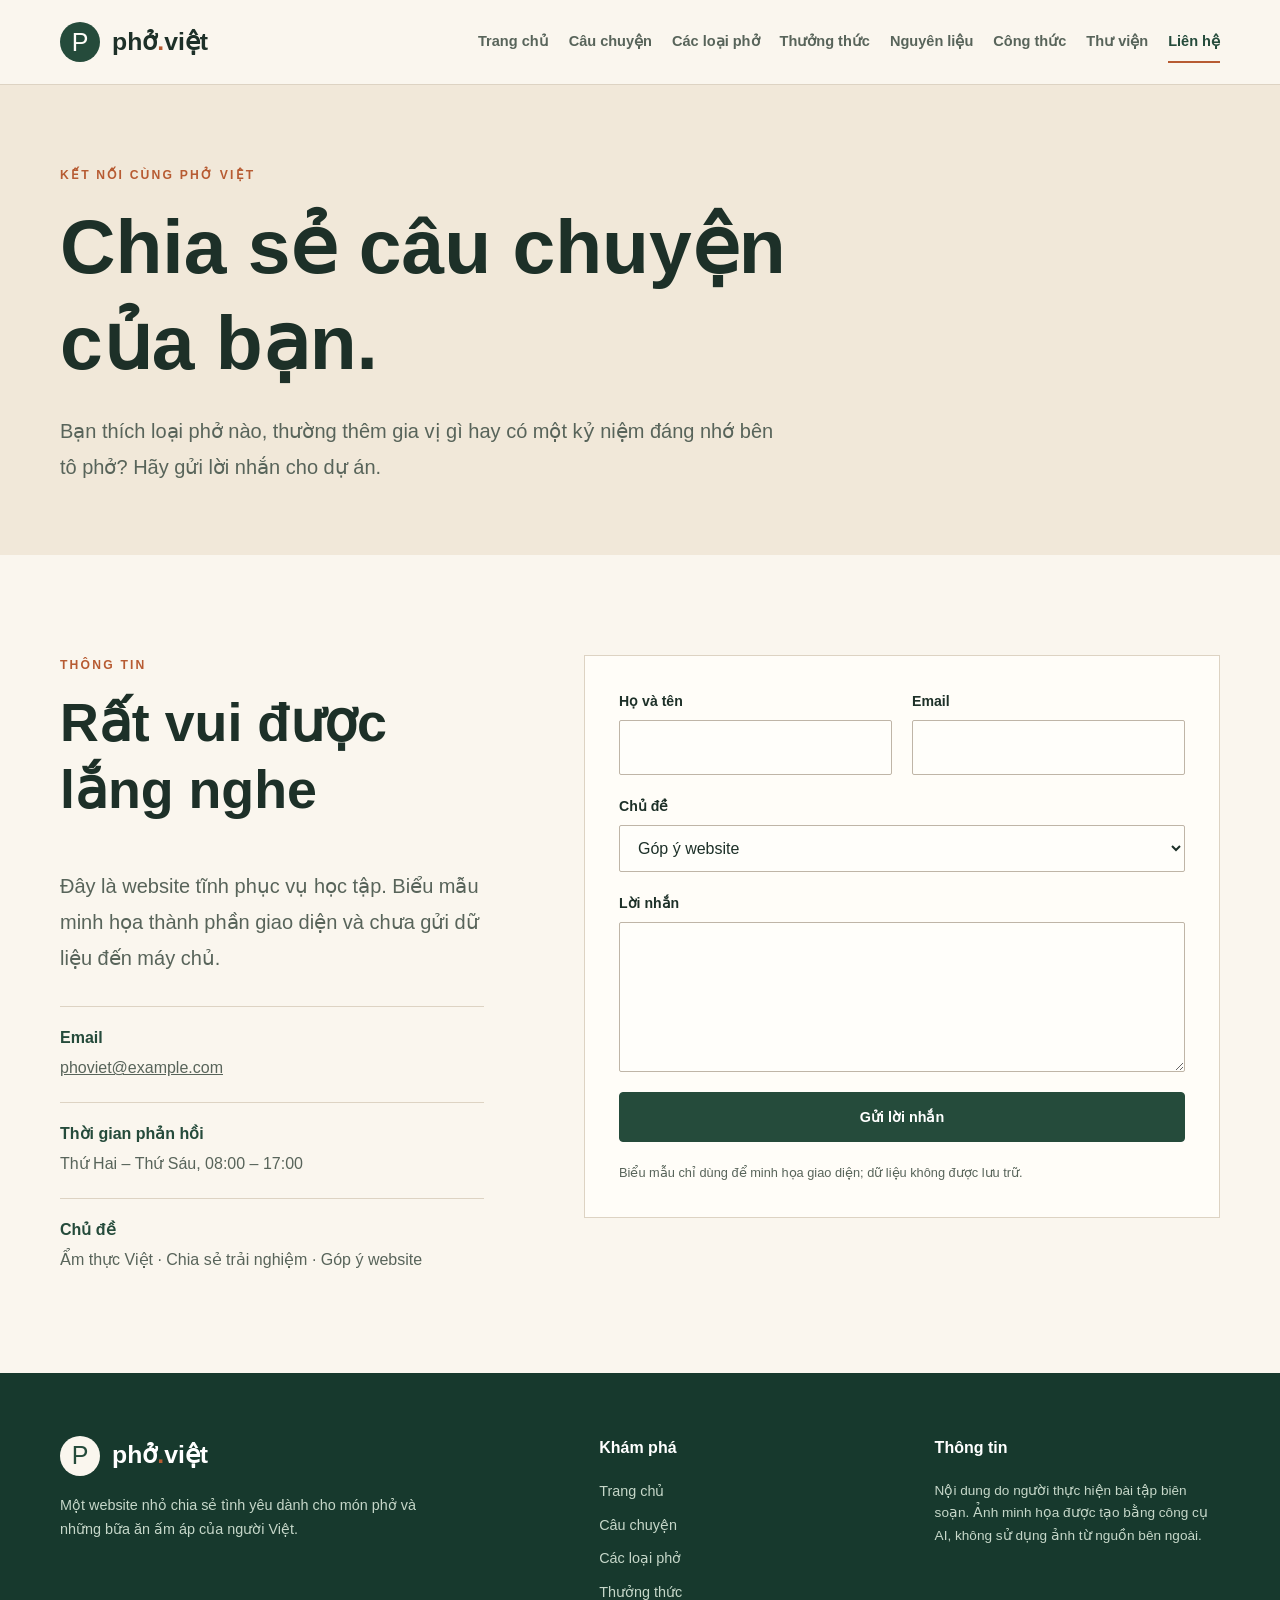
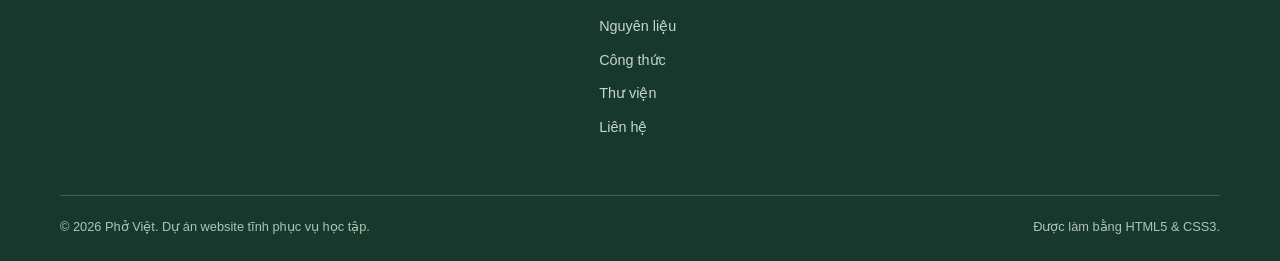
<file: phoViet/lien-he.html>
<!doctype html>
<html lang="vi">
<head>
  <meta charset="utf-8">
  <meta name="viewport" content="width=device-width, initial-scale=1">
  <meta name="description" content="Liên hệ với dự án học tập Phở Việt và gửi chia sẻ về hương vị phở bạn yêu thích.">
  <title>Liên hệ — Phở Việt</title>
  <link rel="stylesheet" href="css/style.css">
</head>
<body>
  <a class="skip-link" href="#noi-dung">Bỏ qua điều hướng</a>
  <header class="site-header"><div class="container header-inner"><a class="brand" href="index.html" aria-label="Phở Việt - Trang chủ"><span class="brand-symbol" aria-hidden="true">P</span><span class="brand-name">phở<span>.</span>việt</span></a><nav class="site-nav" aria-label="Điều hướng chính"><a href="index.html">Trang chủ</a><a href="cau-chuyen.html">Câu chuyện</a><a href="cac-loai-pho.html">Các loại phở</a><a href="thuong-thuc.html">Thưởng thức</a><a href="nguyen-lieu.html">Nguyên liệu</a><a href="cong-thuc.html">Công thức</a><a href="thu-vien.html">Thư viện</a><a href="lien-he.html" aria-current="page">Liên hệ</a></nav></div></header>

  <main id="noi-dung">
    <section class="page-hero compact"><div class="container"><p class="eyebrow">Kết nối cùng Phở Việt</p><h1>Chia sẻ câu chuyện của bạn.</h1><p class="lead">Bạn thích loại phở nào, thường thêm gia vị gì hay có một kỷ niệm đáng nhớ bên tô phở? Hãy gửi lời nhắn cho dự án.</p></div></section>

    <section class="section"><div class="container contact-grid"><div><p class="eyebrow">Thông tin</p><h2>Rất vui được lắng nghe</h2><p class="lead">Đây là website tĩnh phục vụ học tập. Biểu mẫu minh họa thành phần giao diện và chưa gửi dữ liệu đến máy chủ.</p><div class="contact-list"><div class="contact-item"><strong>Email</strong><a href="mailto:phoviet@example.com">phoviet@example.com</a></div><div class="contact-item"><strong>Thời gian phản hồi</strong><p>Thứ Hai – Thứ Sáu, 08:00 – 17:00</p></div><div class="contact-item"><strong>Chủ đề</strong><p>Ẩm thực Việt · Chia sẻ trải nghiệm · Góp ý website</p></div></div></div>
      <form class="contact-form" action="#" method="get"><div class="form-field"><label for="ho-ten">Họ và tên</label><input id="ho-ten" name="ho-ten" type="text" autocomplete="name" required></div><div class="form-field"><label for="email">Email</label><input id="email" name="email" type="email" autocomplete="email" required></div><div class="form-field full"><label for="chu-de">Chủ đề</label><select id="chu-de" name="chu-de"><option>Góp ý website</option><option>Chia sẻ về phở</option><option>Khác</option></select></div><div class="form-field full"><label for="loi-nhan">Lời nhắn</label><textarea id="loi-nhan" name="loi-nhan" required></textarea></div><div class="form-field full"><button class="button" type="submit">Gửi lời nhắn</button></div><p class="form-note">Biểu mẫu chỉ dùng để minh họa giao diện; dữ liệu không được lưu trữ.</p></form>
    </div></section>
  </main>

  <footer class="site-footer"><div class="container"><div class="footer-grid"><div><a class="brand" href="index.html" aria-label="Phở Việt - Trang chủ"><span class="brand-symbol" aria-hidden="true">P</span><span class="brand-name">phở<span>.</span>việt</span></a><p class="footer-about">Một website nhỏ chia sẻ tình yêu dành cho món phở và những bữa ăn ấm áp của người Việt.</p></div><div><p class="footer-heading">Khám phá</p><nav class="footer-links" aria-label="Điều hướng chân trang"><a href="index.html">Trang chủ</a><a href="cau-chuyen.html">Câu chuyện</a><a href="cac-loai-pho.html">Các loại phở</a><a href="thuong-thuc.html">Thưởng thức</a><a href="nguyen-lieu.html">Nguyên liệu</a><a href="cong-thuc.html">Công thức</a><a href="thu-vien.html">Thư viện</a><a href="lien-he.html">Liên hệ</a></nav></div><div><p class="footer-heading">Thông tin</p><p class="footer-small">Nội dung do người thực hiện bài tập biên soạn. Ảnh minh họa được tạo bằng công cụ AI, không sử dụng ảnh từ nguồn bên ngoài.</p></div></div><div class="footer-bottom"><p>© 2026 Phở Việt. Dự án website tĩnh phục vụ học tập.</p><p>Được làm bằng HTML5 & CSS3.</p></div></div></footer>
</body>
</html>
</file>
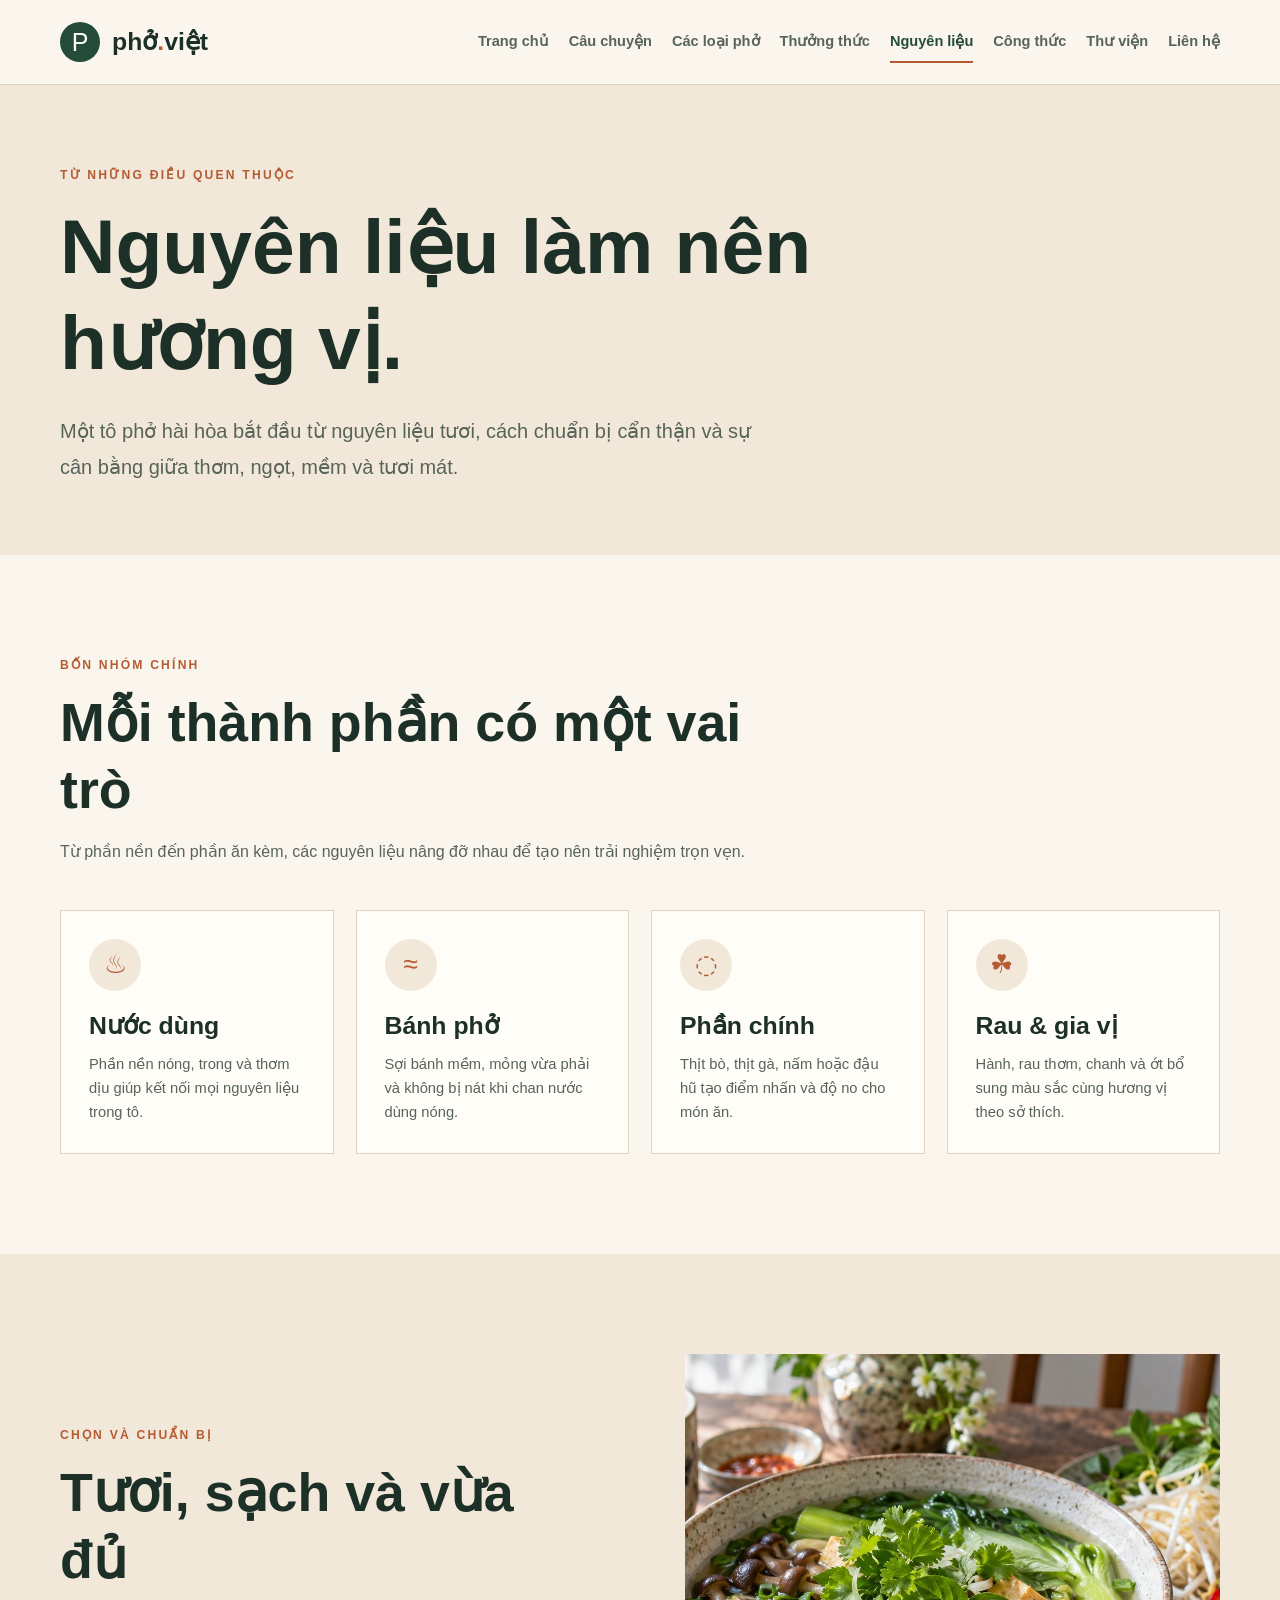
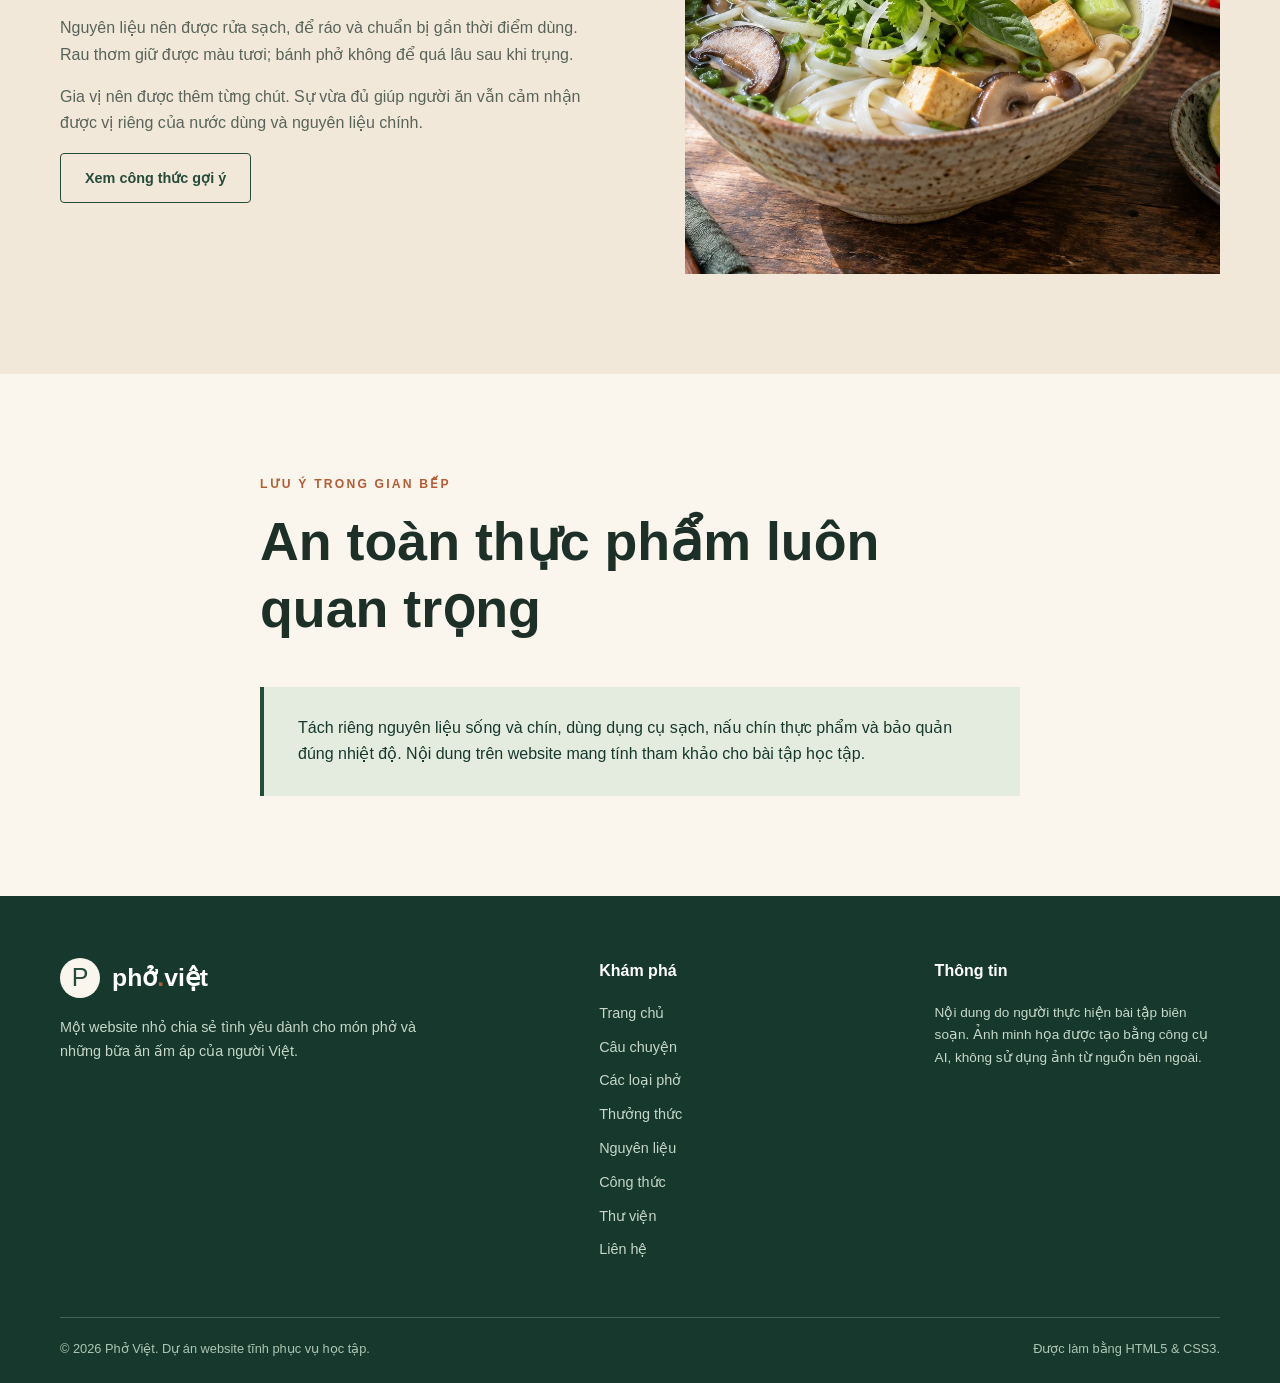
<file: phoViet/nguyen-lieu.html>
<!doctype html>
<html lang="vi">
<head>
  <meta charset="utf-8">
  <meta name="viewport" content="width=device-width, initial-scale=1">
  <meta name="description" content="Khám phá các nhóm nguyên liệu tạo nên một tô phở hài hòa: nước dùng, bánh phở, phần chính, rau và gia vị.">
  <title>Nguyên liệu — Phở Việt</title>
  <link rel="stylesheet" href="css/style.css">
</head>
<body>
  <a class="skip-link" href="#noi-dung">Bỏ qua điều hướng</a>
  <header class="site-header"><div class="container header-inner"><a class="brand" href="index.html" aria-label="Phở Việt - Trang chủ"><span class="brand-symbol" aria-hidden="true">P</span><span class="brand-name">phở<span>.</span>việt</span></a><nav class="site-nav" aria-label="Điều hướng chính"><a href="index.html">Trang chủ</a><a href="cau-chuyen.html">Câu chuyện</a><a href="cac-loai-pho.html">Các loại phở</a><a href="thuong-thuc.html">Thưởng thức</a><a href="nguyen-lieu.html" aria-current="page">Nguyên liệu</a><a href="cong-thuc.html">Công thức</a><a href="thu-vien.html">Thư viện</a><a href="lien-he.html">Liên hệ</a></nav></div></header>

  <main id="noi-dung">
    <section class="page-hero compact"><div class="container"><p class="eyebrow">Từ những điều quen thuộc</p><h1>Nguyên liệu làm nên hương vị.</h1><p class="lead">Một tô phở hài hòa bắt đầu từ nguyên liệu tươi, cách chuẩn bị cẩn thận và sự cân bằng giữa thơm, ngọt, mềm và tươi mát.</p></div></section>

    <section class="section"><div class="container"><div class="section-header"><p class="eyebrow">Bốn nhóm chính</p><h2>Mỗi thành phần có một vai trò</h2><p>Từ phần nền đến phần ăn kèm, các nguyên liệu nâng đỡ nhau để tạo nên trải nghiệm trọn vẹn.</p></div><div class="ingredient-grid">
      <article class="ingredient-card"><span class="ingredient-icon" aria-hidden="true">♨</span><h3>Nước dùng</h3><p>Phần nền nóng, trong và thơm dịu giúp kết nối mọi nguyên liệu trong tô.</p></article>
      <article class="ingredient-card"><span class="ingredient-icon" aria-hidden="true">≈</span><h3>Bánh phở</h3><p>Sợi bánh mềm, mỏng vừa phải và không bị nát khi chan nước dùng nóng.</p></article>
      <article class="ingredient-card"><span class="ingredient-icon" aria-hidden="true">◌</span><h3>Phần chính</h3><p>Thịt bò, thịt gà, nấm hoặc đậu hũ tạo điểm nhấn và độ no cho món ăn.</p></article>
      <article class="ingredient-card"><span class="ingredient-icon" aria-hidden="true">☘</span><h3>Rau & gia vị</h3><p>Hành, rau thơm, chanh và ớt bổ sung màu sắc cùng hương vị theo sở thích.</p></article>
    </div></div></section>

    <section class="section warm-section"><div class="container story-grid"><div><p class="eyebrow">Chọn và chuẩn bị</p><h2>Tươi, sạch và vừa đủ</h2><p>Nguyên liệu nên được rửa sạch, để ráo và chuẩn bị gần thời điểm dùng. Rau thơm giữ được màu tươi; bánh phở không để quá lâu sau khi trụng.</p><p>Gia vị nên được thêm từng chút. Sự vừa đủ giúp người ăn vẫn cảm nhận được vị riêng của nước dùng và nguyên liệu chính.</p><a class="button button-outline" href="cong-thuc.html">Xem công thức gợi ý</a></div><img src="images/pho-chay.jpg" alt="Tô phở chay nhiều rau, nấm và đậu hũ" loading="lazy" width="1536" height="1024"></div></section>

    <section class="section"><div class="narrow"><p class="eyebrow">Lưu ý trong gian bếp</p><h2>An toàn thực phẩm luôn quan trọng</h2><div class="note-box"><p>Tách riêng nguyên liệu sống và chín, dùng dụng cụ sạch, nấu chín thực phẩm và bảo quản đúng nhiệt độ. Nội dung trên website mang tính tham khảo cho bài tập học tập.</p></div></div></section>
  </main>

  <footer class="site-footer"><div class="container"><div class="footer-grid"><div><a class="brand" href="index.html" aria-label="Phở Việt - Trang chủ"><span class="brand-symbol" aria-hidden="true">P</span><span class="brand-name">phở<span>.</span>việt</span></a><p class="footer-about">Một website nhỏ chia sẻ tình yêu dành cho món phở và những bữa ăn ấm áp của người Việt.</p></div><div><p class="footer-heading">Khám phá</p><nav class="footer-links" aria-label="Điều hướng chân trang"><a href="index.html">Trang chủ</a><a href="cau-chuyen.html">Câu chuyện</a><a href="cac-loai-pho.html">Các loại phở</a><a href="thuong-thuc.html">Thưởng thức</a><a href="nguyen-lieu.html">Nguyên liệu</a><a href="cong-thuc.html">Công thức</a><a href="thu-vien.html">Thư viện</a><a href="lien-he.html">Liên hệ</a></nav></div><div><p class="footer-heading">Thông tin</p><p class="footer-small">Nội dung do người thực hiện bài tập biên soạn. Ảnh minh họa được tạo bằng công cụ AI, không sử dụng ảnh từ nguồn bên ngoài.</p></div></div><div class="footer-bottom"><p>© 2026 Phở Việt. Dự án website tĩnh phục vụ học tập.</p><p>Được làm bằng HTML5 & CSS3.</p></div></div></footer>
</body>
</html>
</file>
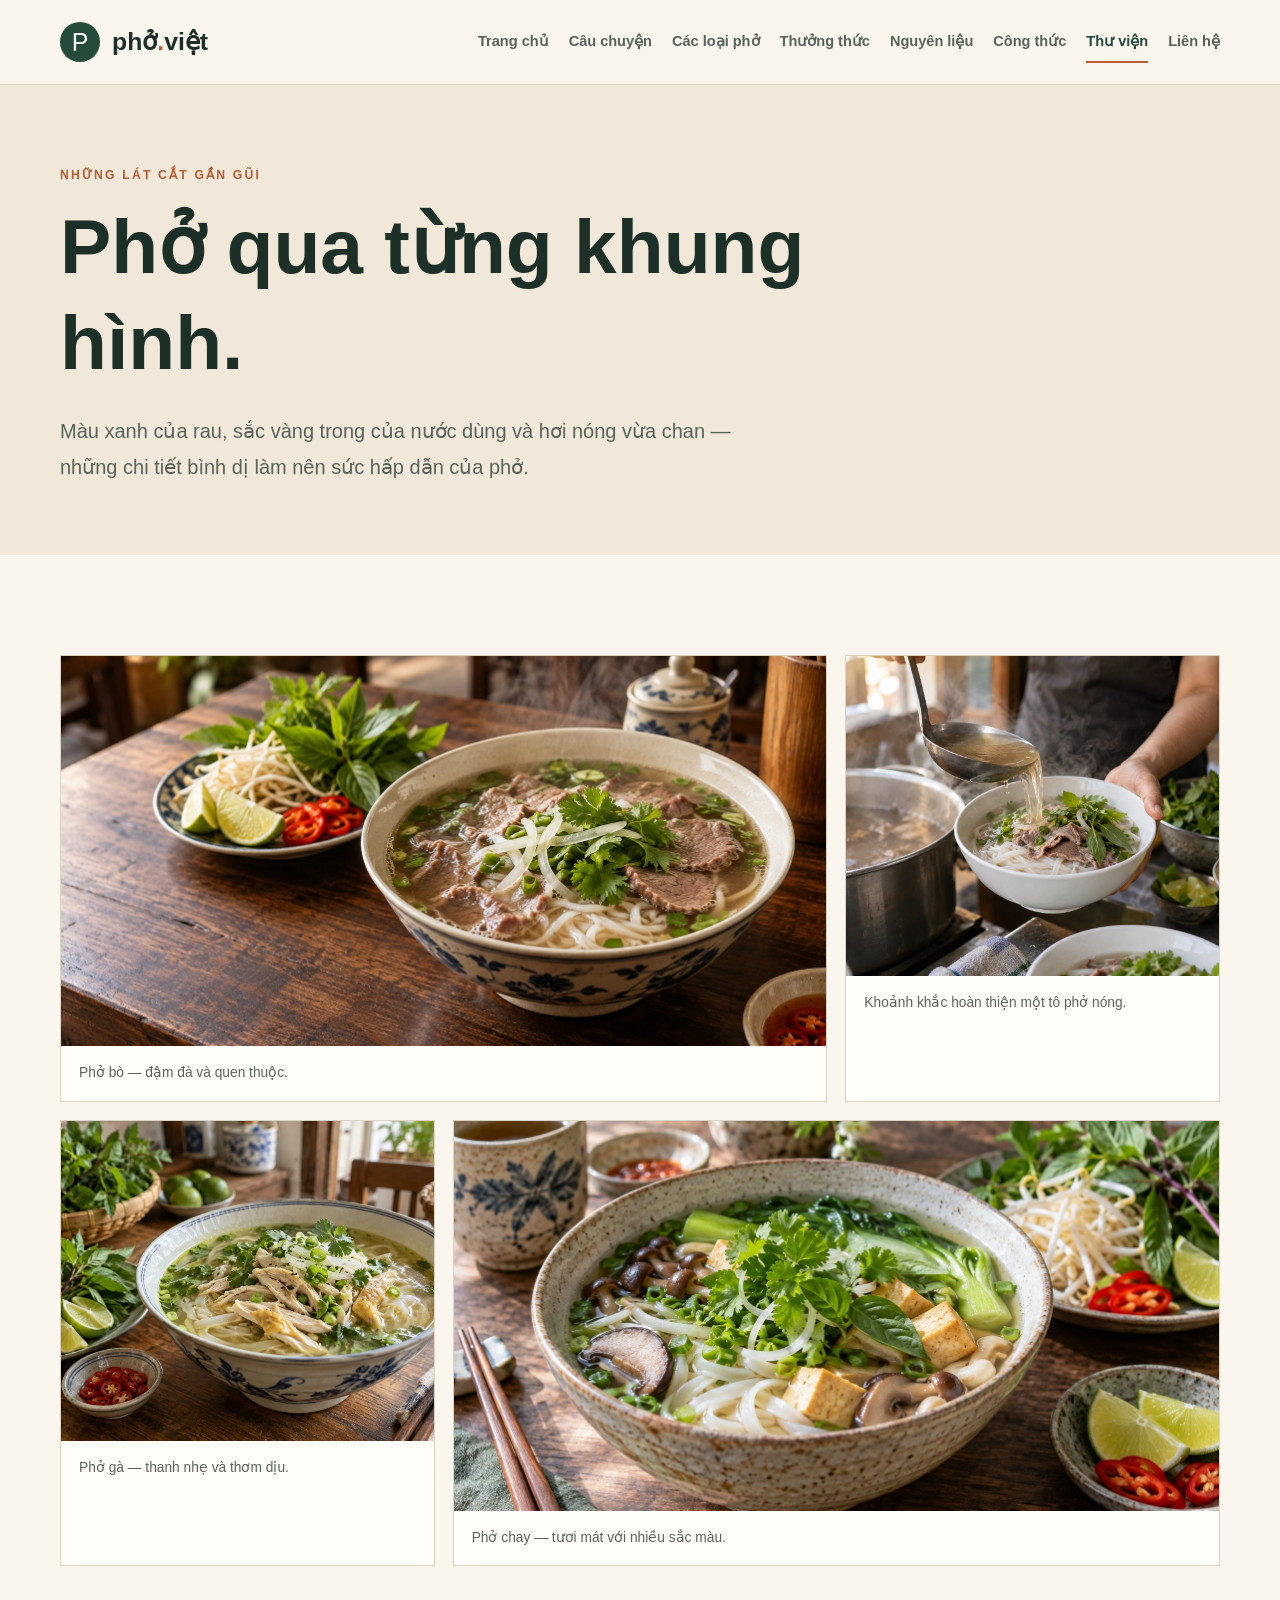
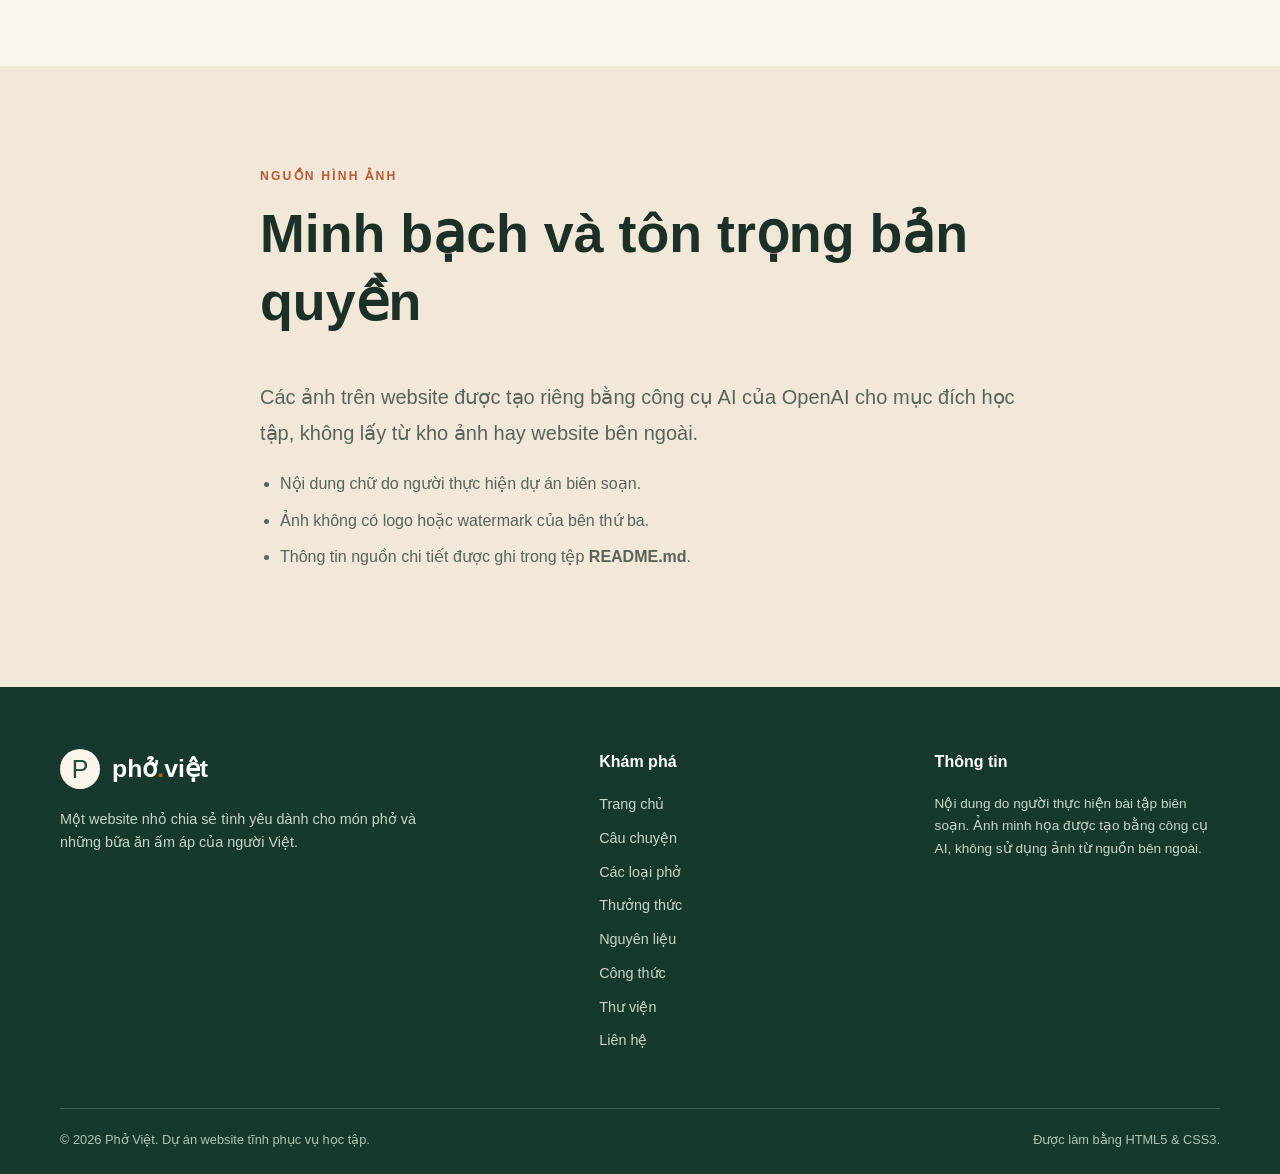
<file: phoViet/thu-vien.html>
<!doctype html>
<html lang="vi">
<head>
  <meta charset="utf-8">
  <meta name="viewport" content="width=device-width, initial-scale=1">
  <meta name="description" content="Thư viện hình ảnh về phở bò, phở gà, phở chay và khoảnh khắc chuẩn bị một tô phở nóng.">
  <title>Thư viện ảnh — Phở Việt</title>
  <link rel="stylesheet" href="css/style.css">
</head>
<body>
  <a class="skip-link" href="#noi-dung">Bỏ qua điều hướng</a>
  <header class="site-header"><div class="container header-inner"><a class="brand" href="index.html" aria-label="Phở Việt - Trang chủ"><span class="brand-symbol" aria-hidden="true">P</span><span class="brand-name">phở<span>.</span>việt</span></a><nav class="site-nav" aria-label="Điều hướng chính"><a href="index.html">Trang chủ</a><a href="cau-chuyen.html">Câu chuyện</a><a href="cac-loai-pho.html">Các loại phở</a><a href="thuong-thuc.html">Thưởng thức</a><a href="nguyen-lieu.html">Nguyên liệu</a><a href="cong-thuc.html">Công thức</a><a href="thu-vien.html" aria-current="page">Thư viện</a><a href="lien-he.html">Liên hệ</a></nav></div></header>

  <main id="noi-dung">
    <section class="page-hero compact"><div class="container"><p class="eyebrow">Những lát cắt gần gũi</p><h1>Phở qua từng khung hình.</h1><p class="lead">Màu xanh của rau, sắc vàng trong của nước dùng và hơi nóng vừa chan — những chi tiết bình dị làm nên sức hấp dẫn của phở.</p></div></section>

    <section class="section"><div class="container"><div class="gallery-grid">
      <figure class="gallery-item wide"><img src="images/pho-bo.jpg" alt="Tô phở bò với thịt bò, hành và rau thơm" width="1536" height="1024"><figcaption>Phở bò — đậm đà và quen thuộc.</figcaption></figure>
      <figure class="gallery-item"><img src="images/chan-nuoc-dung.jpg" alt="Nước dùng nóng đang được chan vào tô phở" loading="lazy" width="1536" height="1024"><figcaption>Khoảnh khắc hoàn thiện một tô phở nóng.</figcaption></figure>
      <figure class="gallery-item"><img src="images/pho-ga.jpg" alt="Tô phở gà với nước dùng trong và hành lá" loading="lazy" width="1536" height="1024"><figcaption>Phở gà — thanh nhẹ và thơm dịu.</figcaption></figure>
      <figure class="gallery-item wide"><img src="images/pho-chay.jpg" alt="Tô phở chay với nấm, đậu hũ và rau xanh" loading="lazy" width="1536" height="1024"><figcaption>Phở chay — tươi mát với nhiều sắc màu.</figcaption></figure>
    </div></div></section>

    <section class="section warm-section"><div class="narrow"><p class="eyebrow">Nguồn hình ảnh</p><h2>Minh bạch và tôn trọng bản quyền</h2><p class="lead">Các ảnh trên website được tạo riêng bằng công cụ AI của OpenAI cho mục đích học tập, không lấy từ kho ảnh hay website bên ngoài.</p><ul class="source-list"><li>Nội dung chữ do người thực hiện dự án biên soạn.</li><li>Ảnh không có logo hoặc watermark của bên thứ ba.</li><li>Thông tin nguồn chi tiết được ghi trong tệp <strong>README.md</strong>.</li></ul></div></section>
  </main>

  <footer class="site-footer"><div class="container"><div class="footer-grid"><div><a class="brand" href="index.html" aria-label="Phở Việt - Trang chủ"><span class="brand-symbol" aria-hidden="true">P</span><span class="brand-name">phở<span>.</span>việt</span></a><p class="footer-about">Một website nhỏ chia sẻ tình yêu dành cho món phở và những bữa ăn ấm áp của người Việt.</p></div><div><p class="footer-heading">Khám phá</p><nav class="footer-links" aria-label="Điều hướng chân trang"><a href="index.html">Trang chủ</a><a href="cau-chuyen.html">Câu chuyện</a><a href="cac-loai-pho.html">Các loại phở</a><a href="thuong-thuc.html">Thưởng thức</a><a href="nguyen-lieu.html">Nguyên liệu</a><a href="cong-thuc.html">Công thức</a><a href="thu-vien.html">Thư viện</a><a href="lien-he.html">Liên hệ</a></nav></div><div><p class="footer-heading">Thông tin</p><p class="footer-small">Nội dung do người thực hiện bài tập biên soạn. Ảnh minh họa được tạo bằng công cụ AI, không sử dụng ảnh từ nguồn bên ngoài.</p></div></div><div class="footer-bottom"><p>© 2026 Phở Việt. Dự án website tĩnh phục vụ học tập.</p><p>Được làm bằng HTML5 & CSS3.</p></div></div></footer>
</body>
</html>
</file>
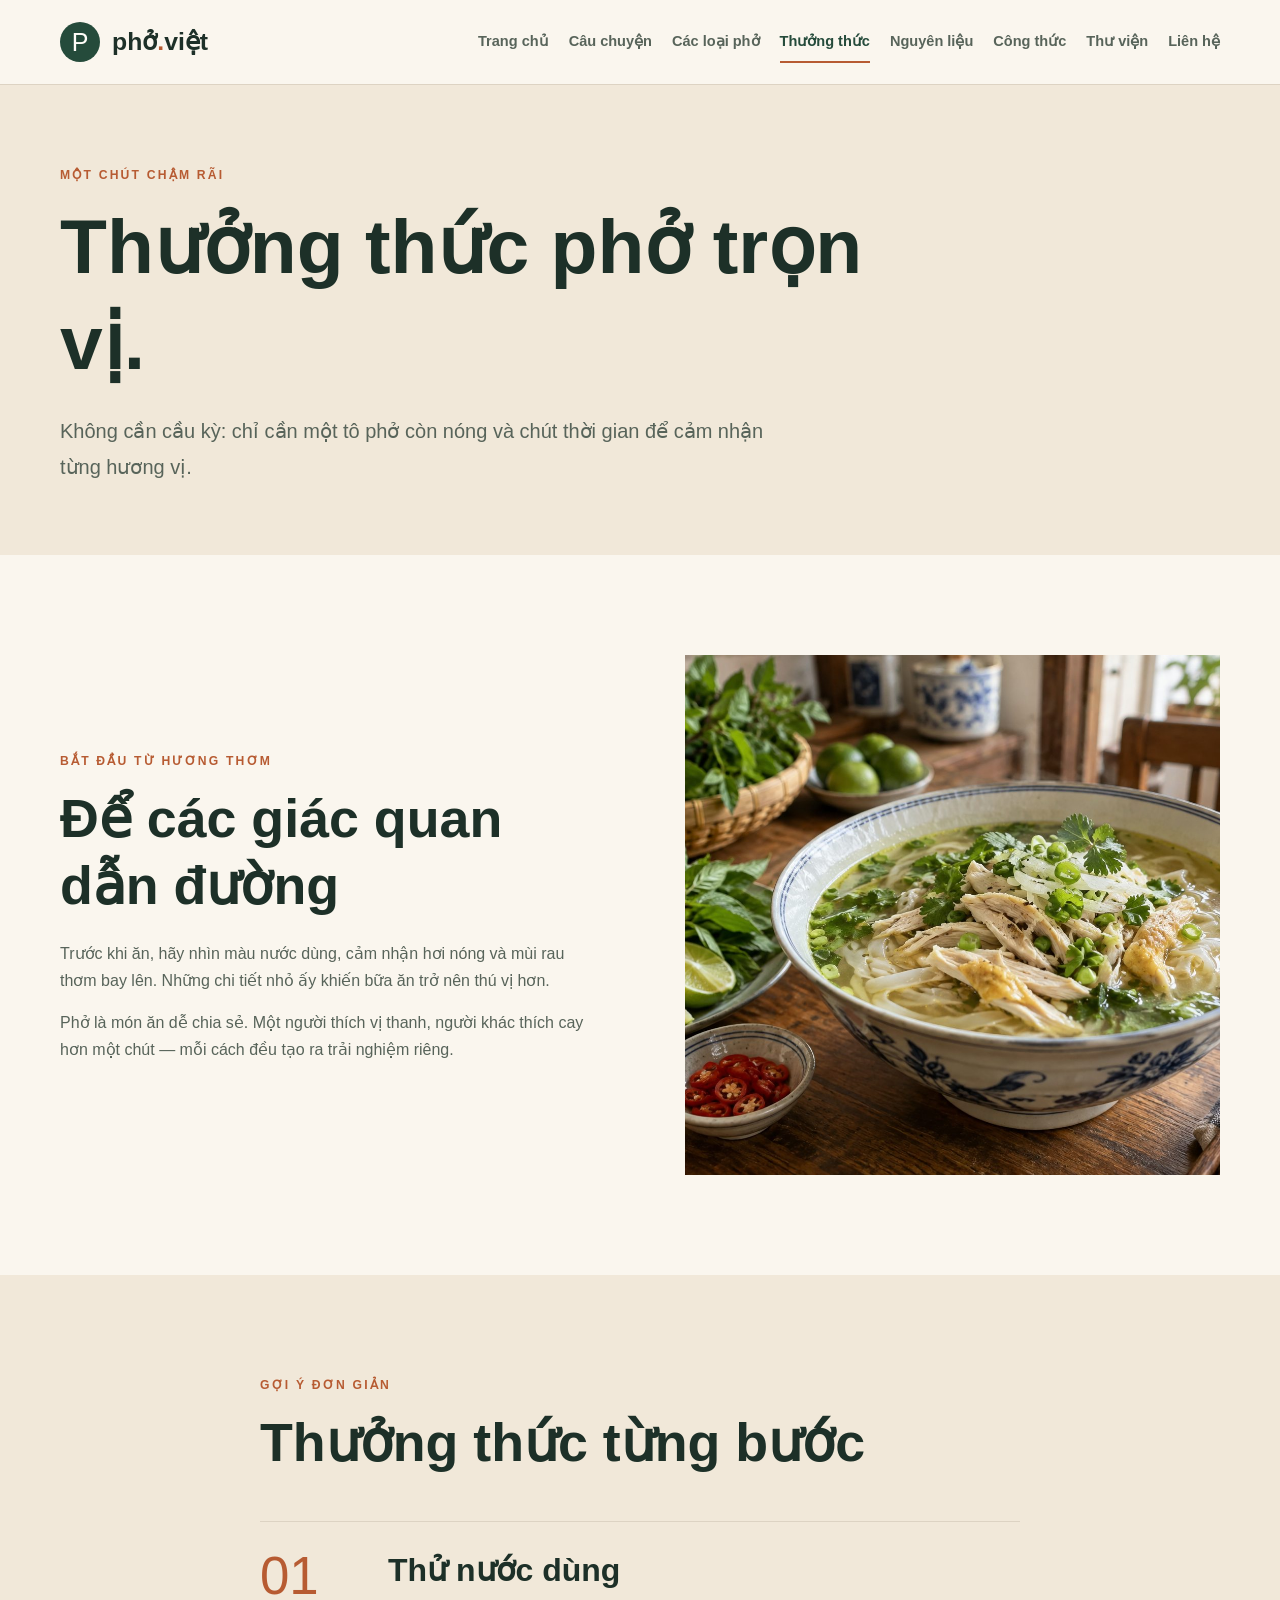
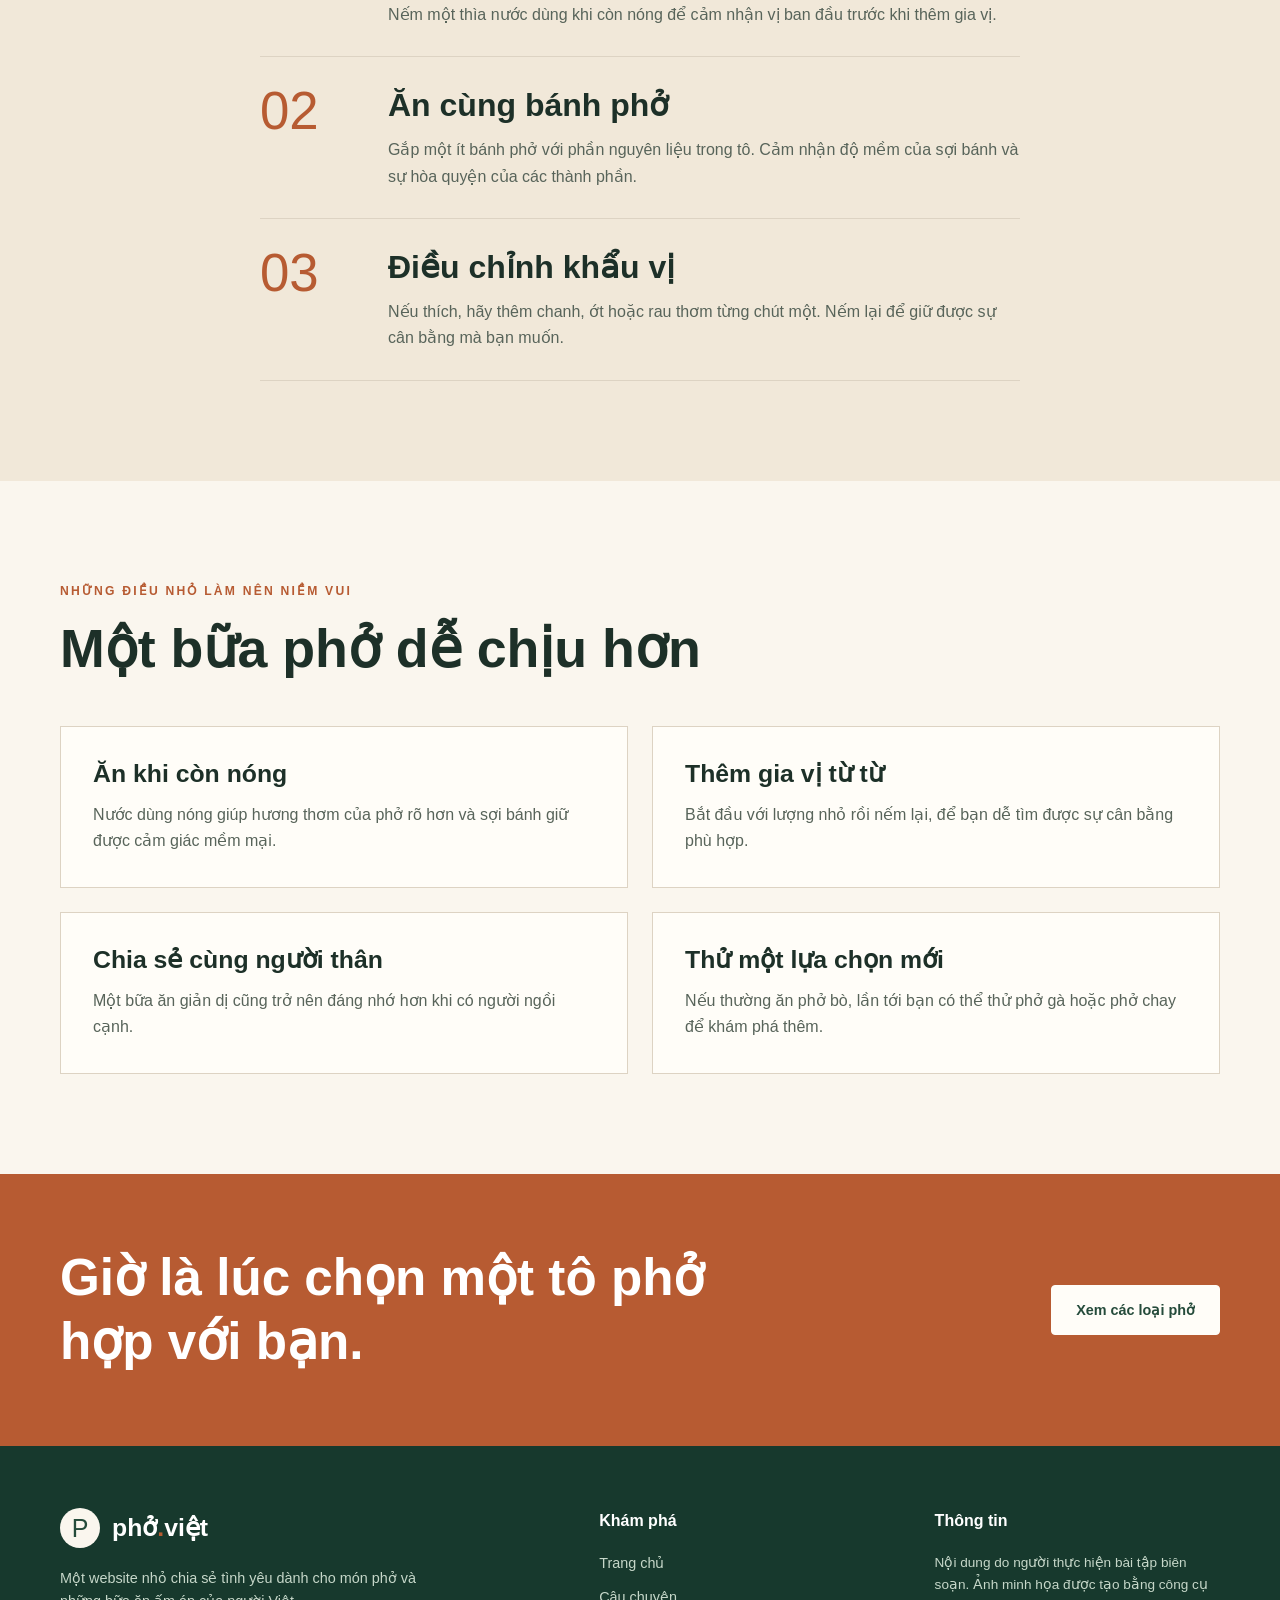
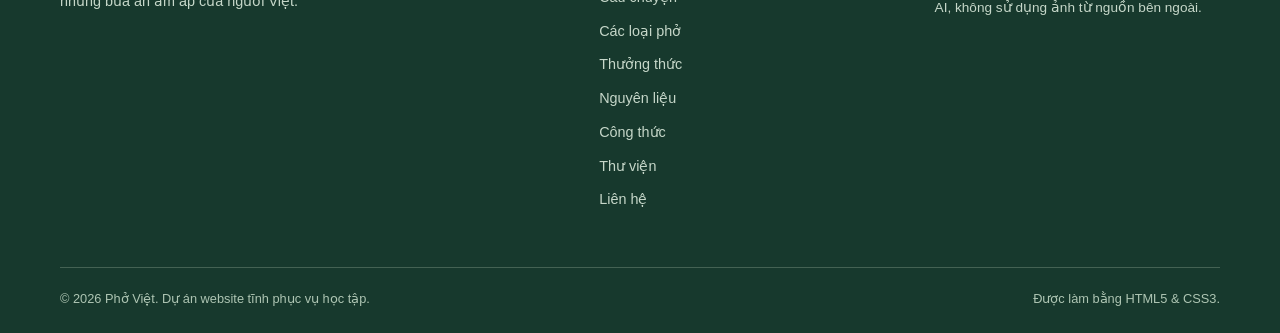
<file: phoViet/thuong-thuc.html>
﻿<!doctype html>
<html lang="vi">
<head>
  <meta charset="utf-8">
  <meta name="viewport" content="width=device-width, initial-scale=1">
  <meta name="description" content="Một vài gợi ý để cảm nhận hương thơm, nước dùng, bánh phở và gia vị theo khẩu vị của riêng bạn.">
  <title>Cách thưởng thức — Phở Việt</title>
  <link rel="stylesheet" href="css/style.css">
</head>
<body>
  <a class="skip-link" href="#noi-dung">Bỏ qua điều hướng</a>
  <header class="site-header"><div class="container header-inner"><a class="brand" href="index.html" aria-label="Phở Việt - Trang chủ"><span class="brand-symbol" aria-hidden="true">P</span><span class="brand-name">phở<span>.</span>việt</span></a><nav class="site-nav" aria-label="Điều hướng chính"><a href="index.html">Trang chủ</a><a href="cau-chuyen.html">Câu chuyện</a><a href="cac-loai-pho.html">Các loại phở</a><a href="thuong-thuc.html" aria-current="page">Thưởng thức</a><a href="nguyen-lieu.html">Nguyên liệu</a><a href="cong-thuc.html">Công thức</a><a href="thu-vien.html">Thư viện</a><a href="lien-he.html">Liên hệ</a></nav></div></header>

  <main id="noi-dung">
    <section class="page-hero compact"><div class="container"><p class="eyebrow">Một chút chậm rãi</p><h1>Thưởng thức phở trọn vị.</h1><p class="lead">Không cần cầu kỳ: chỉ cần một tô phở còn nóng và chút thời gian để cảm nhận từng hương vị.</p></div></section>

    <section class="section"><div class="container story-grid"><div><p class="eyebrow">Bắt đầu từ hương thơm</p><h2>Để các giác quan dẫn đường</h2><p>Trước khi ăn, hãy nhìn màu nước dùng, cảm nhận hơi nóng và mùi rau thơm bay lên. Những chi tiết nhỏ ấy khiến bữa ăn trở nên thú vị hơn.</p><p>Phở là món ăn dễ chia sẻ. Một người thích vị thanh, người khác thích cay hơn một chút — mỗi cách đều tạo ra trải nghiệm riêng.</p></div><img src="images/pho-ga.jpg" alt="Tô phở gà nóng cùng rau thơm và chanh" width="1536" height="1024"></div></section>

    <section class="section warm-section"><div class="narrow"><p class="eyebrow">Gợi ý đơn giản</p><h2>Thưởng thức từng bước</h2><div class="step-list"><article class="step"><span class="step-number" aria-hidden="true">01</span><div><h2>Thử nước dùng</h2><p>Nếm một thìa nước dùng khi còn nóng để cảm nhận vị ban đầu trước khi thêm gia vị.</p></div></article><article class="step"><span class="step-number" aria-hidden="true">02</span><div><h2>Ăn cùng bánh phở</h2><p>Gắp một ít bánh phở với phần nguyên liệu trong tô. Cảm nhận độ mềm của sợi bánh và sự hòa quyện của các thành phần.</p></div></article><article class="step"><span class="step-number" aria-hidden="true">03</span><div><h2>Điều chỉnh khẩu vị</h2><p>Nếu thích, hãy thêm chanh, ớt hoặc rau thơm từng chút một. Nếm lại để giữ được sự cân bằng mà bạn muốn.</p></div></article></div></div></section>

    <section class="section"><div class="container"><div class="section-header"><p class="eyebrow">Những điều nhỏ làm nên niềm vui</p><h2>Một bữa phở dễ chịu hơn</h2></div><div class="tips-grid"><article class="tip-card"><h3>Ăn khi còn nóng</h3><p>Nước dùng nóng giúp hương thơm của phở rõ hơn và sợi bánh giữ được cảm giác mềm mại.</p></article><article class="tip-card"><h3>Thêm gia vị từ từ</h3><p>Bắt đầu với lượng nhỏ rồi nếm lại, để bạn dễ tìm được sự cân bằng phù hợp.</p></article><article class="tip-card"><h3>Chia sẻ cùng người thân</h3><p>Một bữa ăn giản dị cũng trở nên đáng nhớ hơn khi có người ngồi cạnh.</p></article><article class="tip-card"><h3>Thử một lựa chọn mới</h3><p>Nếu thường ăn phở bò, lần tới bạn có thể thử phở gà hoặc phở chay để khám phá thêm.</p></article></div></div></section>

    <section class="callout"><div class="container callout-inner"><h2>Giờ là lúc chọn một tô phở hợp với bạn.</h2><a class="button button-light" href="cac-loai-pho.html">Xem các loại phở</a></div></section>
  </main>

  <footer class="site-footer"><div class="container"><div class="footer-grid"><div><a class="brand" href="index.html" aria-label="Phở Việt - Trang chủ"><span class="brand-symbol" aria-hidden="true">P</span><span class="brand-name">phở<span>.</span>việt</span></a><p class="footer-about">Một website nhỏ chia sẻ tình yêu dành cho món phở và những bữa ăn ấm áp của người Việt.</p></div><div><p class="footer-heading">Khám phá</p><nav class="footer-links" aria-label="Điều hướng chân trang"><a href="index.html">Trang chủ</a><a href="cau-chuyen.html">Câu chuyện</a><a href="cac-loai-pho.html">Các loại phở</a><a href="thuong-thuc.html">Thưởng thức</a><a href="nguyen-lieu.html">Nguyên liệu</a><a href="cong-thuc.html">Công thức</a><a href="thu-vien.html">Thư viện</a><a href="lien-he.html">Liên hệ</a></nav></div><div><p class="footer-heading">Thông tin</p><p class="footer-small">Nội dung do người thực hiện bài tập biên soạn. Ảnh minh họa được tạo bằng công cụ AI, không sử dụng ảnh từ nguồn bên ngoài.</p></div></div><div class="footer-bottom"><p>© 2026 Phở Việt. Dự án website tĩnh phục vụ học tập.</p><p>Được làm bằng HTML5 & CSS3.</p></div></div></footer>
</body>
</html>
</file>
<file: docs/css/style.css>
﻿:root {
  --paper: #faf6ee;
  --paper-deep: #f1e8d9;
  --white: #fffdf8;
  --ink: #1d3028;
  --muted: #58645a;
  --green: #254b3b;
  --green-deep: #17392d;
  --orange: #b75b32;
  --line: #ddd3c3;
  --display: Arial, Helvetica, sans-serif;
  --sans: Arial, Helvetica, sans-serif;
}

* { box-sizing: border-box; }
html { scroll-behavior: smooth; }
body { margin: 0; background: var(--paper); color: var(--ink); font-family: var(--sans); line-height: 1.65; }
img { display: block; max-width: 100%; }
a { color: inherit; }
button, a { -webkit-tap-highlight-color: transparent; }
:focus-visible { outline: 3px solid var(--orange); outline-offset: 4px; }
.skip-link { position: absolute; z-index: 100; top: -100px; left: 16px; padding: 10px 16px; background: var(--white); }
.skip-link:focus { top: 12px; }
.container { width: min(1160px, calc(100% - 48px)); margin-inline: auto; }
.narrow { width: min(760px, calc(100% - 48px)); margin-inline: auto; }
.eyebrow { margin: 0 0 14px; color: var(--orange); font-size: .76rem; font-weight: 700; letter-spacing: .18em; text-transform: uppercase; }
h1, h2, h3, p { margin-top: 0; }
h1, h2, h3 { font-family: var(--display); line-height: 1.25; letter-spacing: 0; }
h1 { font-size: clamp(3.3rem, 7vw, 6.4rem); }
h2 { font-size: clamp(2.2rem, 4.2vw, 3.65rem); }
h3 { font-size: 1.55rem; }
.lead { font-size: clamp(1.06rem, 1.7vw, 1.25rem); color: var(--muted); line-height: 1.8; }
.section { padding-block: 100px; }
.section-header { max-width: 700px; margin-bottom: 44px; }
.section-header h2 { margin-bottom: 16px; }
.section-header p:last-child { color: var(--muted); }

.site-header { position: relative; z-index: 10; background: var(--paper); border-bottom: 1px solid var(--line); }
.header-inner { min-height: 84px; display: flex; align-items: center; justify-content: space-between; gap: 24px; }
.brand { display: inline-flex; align-items: center; gap: 12px; text-decoration: none; flex-shrink: 0; }
.brand-symbol { display: grid; place-items: center; width: 40px; height: 40px; background: var(--green); border-radius: 50%; color: var(--white); font-family: var(--display); font-size: 25px; line-height: 1; }
.brand-name { font-family: var(--display); font-size: 1.55rem; font-weight: 700; }
.brand-name span { color: var(--orange); }
.site-nav { display: flex; flex-wrap: wrap; align-items: center; justify-content: flex-end; gap: 8px 30px; }
.site-nav a { padding: 8px 0; color: var(--muted); text-decoration: none; font-size: .91rem; font-weight: 700; white-space: nowrap; border-bottom: 2px solid transparent; }
.site-nav a:hover, .site-nav a[aria-current="page"] { color: var(--green); border-bottom-color: var(--orange); }

.button { display: inline-flex; justify-content: center; align-items: center; gap: 12px; min-height: 50px; padding: 12px 24px; border: 1px solid var(--green); border-radius: 4px; background: var(--green); color: white; text-decoration: none; font-size: .9rem; font-weight: 700; transition: background .2s, transform .2s; }
.button:hover { background: var(--green-deep); transform: translateY(-2px); }
.button-light { background: var(--white); border-color: var(--white); color: var(--green); }
.button-light:hover { background: var(--paper-deep); }
.text-link { display: inline-flex; align-items: center; gap: 8px; color: var(--green); text-decoration: none; font-size: .92rem; font-weight: 700; border-bottom: 1px solid currentColor; padding-bottom: 2px; }
.text-link:hover { color: var(--orange); }

.home-hero { min-height: 680px; display: flex; align-items: center; position: relative; isolation: isolate; background: #233628 url('../images/pho-bo.jpg') center 55% / cover no-repeat; color: white; }
.home-hero::before { content: ''; position: absolute; z-index: -1; inset: 0; background: linear-gradient(90deg, rgba(10, 27, 20, .9) 0%, rgba(10, 27, 20, .73) 35%, rgba(10, 27, 20, .16) 75%); }
.home-hero-content { padding-block: 105px; }
.home-hero h1 { max-width: 690px; margin-bottom: 24px; }
.home-hero .eyebrow { color: #e9ae88; }
.home-hero .lead { max-width: 560px; margin-bottom: 34px; color: #f6efe4; }
.hero-note { margin-top: 64px; display: flex; align-items: center; gap: 14px; color: #f7e9d8; font-size: .82rem; letter-spacing: .06em; text-transform: uppercase; }
.hero-note::before { content: ''; width: 36px; height: 1px; background: #e9ae88; }

.intro-grid { display: grid; grid-template-columns: 1.1fr .9fr; align-items: center; gap: clamp(45px, 8vw, 120px); }
.intro-copy h2 { margin-bottom: 22px; }
.intro-copy .lead { margin-bottom: 24px; }
.intro-copy p:not(.eyebrow):not(.lead) { color: var(--muted); }
.intro-copy .text-link { margin-top: 16px; }
.framed-photo { position: relative; margin: 0; }
.framed-photo::after { content: ''; position: absolute; inset: 20px -20px -20px 20px; border: 1px solid var(--orange); z-index: -1; }
.framed-photo img { width: 100%; height: 520px; object-fit: cover; }
.framed-photo figcaption { margin-top: 30px; color: var(--muted); font-size: .8rem; }

.warm-section { background: var(--paper-deep); }
.feature-grid { display: grid; grid-template-columns: repeat(3, 1fr); gap: 20px; }
.feature-card { padding: 32px; background: var(--white); border: 1px solid var(--line); }
.feature-number { display: inline-block; margin-bottom: 22px; color: var(--orange); font-family: var(--display); font-size: 2.2rem; line-height: 1; }
.feature-card h3 { margin-bottom: 12px; }
.feature-card p { margin-bottom: 0; color: var(--muted); font-size: .93rem; }
.card-grid { display: grid; grid-template-columns: repeat(3, 1fr); gap: 24px; }
.image-card { overflow: hidden; background: var(--white); border: 1px solid var(--line); }
.image-card img { width: 100%; height: 260px; object-fit: cover; transition: transform .35s; }
.image-card:hover img { transform: scale(1.04); }
.image-card-content { padding: 26px; }
.image-card h3 { margin-bottom: 10px; }
.image-card p { min-height: 74px; margin-bottom: 18px; color: var(--muted); font-size: .92rem; }
.section-cta { margin-top: 35px; }

.quote-band { padding-block: 82px; background: var(--green); color: white; text-align: center; }
.quote-band blockquote { max-width: 850px; margin: 0 auto; font-family: var(--display); font-size: clamp(1.6rem, 3vw, 2.6rem); line-height: 1.5; }
.quote-band p { margin: 24px 0 0; color: #c7d8cb; font-size: .85rem; letter-spacing: .12em; text-transform: uppercase; }

.page-hero { padding-block: 98px 82px; background: var(--paper-deep); }
.page-hero h1 { max-width: 850px; margin-bottom: 22px; }
.page-hero .lead { max-width: 720px; margin-bottom: 0; }
.page-hero.compact { padding-block: 80px 70px; }
.page-hero.compact h1 { font-size: clamp(3.1rem, 6vw, 5.2rem); }
.story-grid { display: grid; grid-template-columns: 1fr 1fr; gap: clamp(40px, 7vw, 100px); align-items: center; }
.story-grid img { width: 100%; height: 520px; object-fit: cover; }
.story-grid h2 { margin-bottom: 22px; }
.story-grid p:not(.eyebrow) { color: var(--muted); }
.story-grid.reverse > :first-child { order: 2; }
.story-grid.reverse > :last-child { order: 1; }
.detail-list { display: grid; grid-template-columns: repeat(3, 1fr); gap: 24px; }
.detail-item { border-top: 2px solid var(--orange); padding-top: 24px; }
.detail-item h3 { margin-bottom: 12px; }
.detail-item p { color: var(--muted); }

.variety-grid { display: grid; grid-template-columns: repeat(3, 1fr); gap: 24px; }
.variety-card { background: var(--white); border: 1px solid var(--line); }
.variety-card img { width: 100%; height: 300px; object-fit: cover; }
.variety-card-body { padding: 28px; }
.variety-card .eyebrow { margin-bottom: 10px; }
.variety-card h2 { font-size: 2.15rem; margin-bottom: 16px; }
.variety-card p:last-child { color: var(--muted); margin-bottom: 0; }
.note-box { padding: 28px 34px; background: #e4ebdf; border-left: 4px solid var(--green); color: var(--green-deep); }
.note-box p:last-child { margin-bottom: 0; }

.step-list { display: grid; gap: 0; counter-reset: step; }
.step { display: grid; grid-template-columns: 100px 1fr; gap: 28px; padding: 28px 0; border-bottom: 1px solid var(--line); }
.step:first-child { border-top: 1px solid var(--line); }
.step-number { color: var(--orange); font-family: var(--display); font-size: 3.3rem; line-height: 1; }
.step h2 { font-size: 2rem; margin-bottom: 12px; }
.step p { max-width: 690px; color: var(--muted); margin-bottom: 0; }
.tips-grid { display: grid; grid-template-columns: 1fr 1fr; gap: 24px; }
.tip-card { padding: 32px; background: var(--white); border: 1px solid var(--line); }
.tip-card h3 { margin-bottom: 12px; }
.tip-card p { margin-bottom: 0; color: var(--muted); }

.callout { padding-block: 72px; background: var(--orange); color: white; }
.callout-inner { display: flex; align-items: center; justify-content: space-between; gap: 30px; }
.callout h2 { max-width: 720px; margin: 0; font-size: clamp(2rem, 4vw, 3.3rem); }
.site-footer { padding: 62px 0 24px; background: var(--green-deep); color: #edf3eb; }
.footer-grid { display: grid; grid-template-columns: 1.2fr .7fr .7fr; gap: 50px; }
.site-footer .brand { color: white; }
.site-footer .brand-symbol { background: var(--paper); color: var(--green); }
.footer-about { max-width: 360px; margin-top: 18px; color: #c6d7c9; font-size: .9rem; }
.footer-heading { margin: 0 0 18px; color: white; font-weight: 700; }
.footer-links { display: grid; gap: 10px; }
.footer-links a { color: #c6d7c9; text-decoration: none; font-size: .9rem; }
.footer-links a:hover { color: white; text-decoration: underline; }
.footer-small { color: #c6d7c9; font-size: .85rem; }
.footer-bottom { display: flex; justify-content: space-between; gap: 16px; margin-top: 55px; padding-top: 20px; border-top: 1px solid #446253; color: #aec5b3; font-size: .8rem; }
.footer-bottom p { margin: 0; }

@media (max-width: 900px) {
  .header-inner { flex-direction: column; align-items: flex-start; padding-block: 16px; gap: 10px; }
  .site-nav { justify-content: flex-start; gap: 4px 22px; }
  .intro-grid, .story-grid { gap: 42px; }
  .feature-grid, .card-grid, .variety-grid { grid-template-columns: repeat(2, 1fr); }
  .card-grid > :last-child, .variety-grid > :last-child { grid-column: span 2; }
  .card-grid > :last-child img, .variety-grid > :last-child img { height: 300px; }
}

@media (max-width: 650px) {
  .container, .narrow { width: min(100% - 32px, 1160px); }
  .header-inner { align-items: center; }
  .site-nav { justify-content: center; gap: 2px 16px; }
  .site-nav a { font-size: .79rem; }
  .section { padding-block: 65px; }
  .home-hero { min-height: 620px; background-position: 64% center; }
  .home-hero::before { background: linear-gradient(90deg, rgba(10,27,20,.89), rgba(10,27,20,.52)); }
  .home-hero-content { padding-block: 75px; }
  .home-hero h1 { font-size: clamp(3.05rem, 13vw, 4.5rem); }
  .hero-note { margin-top: 45px; }
  .intro-grid, .story-grid, .feature-grid, .card-grid, .variety-grid, .detail-list, .tips-grid, .footer-grid { grid-template-columns: 1fr; }
  .card-grid > :last-child, .variety-grid > :last-child { grid-column: auto; }
  .framed-photo { margin-right: 16px; }
  .framed-photo::after { inset: 12px -12px -12px 12px; }
  .framed-photo img, .story-grid img { height: 350px; }
  .story-grid.reverse > :first-child, .story-grid.reverse > :last-child { order: initial; }
  .page-hero, .page-hero.compact { padding-block: 65px 58px; }
  .page-hero h1 { font-size: clamp(3rem, 12vw, 4.5rem); }
  .variety-card img, .card-grid > :last-child img, .variety-grid > :last-child img { height: 260px; }
  .step { grid-template-columns: 55px 1fr; gap: 12px; }
  .step-number { font-size: 2.4rem; }
  .step h2 { font-size: 1.6rem; }
  .callout-inner { align-items: flex-start; flex-direction: column; }
  .footer-grid { gap: 28px; }
  .footer-bottom { flex-direction: column; }
}

@media (prefers-reduced-motion: reduce) {
  html { scroll-behavior: auto; }
  *, *::before, *::after { transition-duration: .01ms !important; animation-duration: .01ms !important; }
}
</file>
<file: phoViet/css/style.css>
﻿:root {
  --paper: #faf6ee;
  --paper-deep: #f1e8d9;
  --white: #fffdf8;
  --ink: #1d3028;
  --muted: #58645a;
  --green: #254b3b;
  --green-deep: #17392d;
  --orange: #b75b32;
  --line: #ddd3c3;
  --display: Arial, Helvetica, sans-serif;
  --sans: Arial, Helvetica, sans-serif;
}

* { box-sizing: border-box; }
html { scroll-behavior: smooth; }
body { margin: 0; background: var(--paper); color: var(--ink); font-family: var(--sans); line-height: 1.65; }
img { display: block; max-width: 100%; }
a { color: inherit; }
button, a { -webkit-tap-highlight-color: transparent; }
:focus-visible { outline: 3px solid var(--orange); outline-offset: 4px; }
.skip-link { position: absolute; z-index: 100; top: -100px; left: 16px; padding: 10px 16px; background: var(--white); }
.skip-link:focus { top: 12px; }
.container { width: min(1160px, calc(100% - 48px)); margin-inline: auto; }
.narrow { width: min(760px, calc(100% - 48px)); margin-inline: auto; }
.eyebrow { margin: 0 0 14px; color: var(--orange); font-size: .76rem; font-weight: 700; letter-spacing: .18em; text-transform: uppercase; }
h1, h2, h3, p { margin-top: 0; }
h1, h2, h3 { font-family: var(--display); line-height: 1.25; letter-spacing: 0; }
h1 { font-size: clamp(3.3rem, 7vw, 6.4rem); }
h2 { font-size: clamp(2.2rem, 4.2vw, 3.65rem); }
h3 { font-size: 1.55rem; }
.lead { font-size: clamp(1.06rem, 1.7vw, 1.25rem); color: var(--muted); line-height: 1.8; }
.section { padding-block: 100px; }
.section-header { max-width: 700px; margin-bottom: 44px; }
.section-header h2 { margin-bottom: 16px; }
.section-header p:last-child { color: var(--muted); }

.site-header { position: relative; z-index: 10; background: var(--paper); border-bottom: 1px solid var(--line); }
.header-inner { min-height: 84px; display: flex; align-items: center; justify-content: space-between; gap: 24px; }
.brand { display: inline-flex; align-items: center; gap: 12px; text-decoration: none; flex-shrink: 0; }
.brand-symbol { display: grid; place-items: center; width: 40px; height: 40px; background: var(--green); border-radius: 50%; color: var(--white); font-family: var(--display); font-size: 25px; line-height: 1; }
.brand-name { font-family: var(--display); font-size: 1.55rem; font-weight: 700; }
.brand-name span { color: var(--orange); }
.site-nav { display: flex; flex-wrap: wrap; align-items: center; justify-content: flex-end; gap: 8px 20px; }
.site-nav a { padding: 8px 0; color: var(--muted); text-decoration: none; font-size: .91rem; font-weight: 700; white-space: nowrap; border-bottom: 2px solid transparent; }
.site-nav a:hover, .site-nav a[aria-current="page"] { color: var(--green); border-bottom-color: var(--orange); }

.button { display: inline-flex; justify-content: center; align-items: center; max-width: 100%; min-height: 50px; padding: 12px 24px; border: 1px solid var(--green); border-radius: 4px; background: var(--green); color: white; text-align: center; text-decoration: none; font-size: .9rem; font-weight: 700; line-height: 1.4; transition: background .2s, color .2s, transform .2s; }
.button:hover { background: var(--green-deep); transform: translateY(-2px); }
.button-light { background: var(--white); border-color: var(--white); color: var(--green); }
.button-light:hover { background: var(--paper-deep); }
.button-outline { background: transparent; color: var(--green); }
.button-outline:hover { color: white; }

.home-hero { min-height: 680px; display: flex; align-items: center; position: relative; isolation: isolate; background: #233628 url('../images/pho-bo.jpg') center 55% / cover no-repeat; color: white; }
.home-hero::before { content: ''; position: absolute; z-index: -1; inset: 0; background: linear-gradient(90deg, rgba(10, 27, 20, .9) 0%, rgba(10, 27, 20, .73) 35%, rgba(10, 27, 20, .16) 75%); }
.home-hero-content { padding-block: 105px; }
.home-hero h1 { max-width: 690px; margin-bottom: 24px; }
.home-hero .eyebrow { color: #e9ae88; }
.home-hero .lead { max-width: 560px; margin-bottom: 34px; color: #f6efe4; }
.hero-note { margin-top: 64px; display: flex; align-items: center; gap: 14px; color: #f7e9d8; font-size: .82rem; letter-spacing: .06em; text-transform: uppercase; }
.hero-note::before { content: ''; width: 36px; height: 1px; background: #e9ae88; }

.intro-grid { display: grid; grid-template-columns: minmax(0, 1.1fr) minmax(0, .9fr); align-items: center; gap: clamp(45px, 8vw, 120px); }
.intro-copy h2 { margin-bottom: 22px; }
.intro-copy .lead { margin-bottom: 24px; }
.intro-copy p:not(.eyebrow):not(.lead) { color: var(--muted); }
.intro-copy .button { margin-top: 16px; }
.framed-photo { min-width: 0; margin: 0; overflow: hidden; background: var(--white); border: 1px solid var(--line); border-radius: 8px; }
.framed-photo img { width: 100%; height: auto; }
.framed-photo figcaption { padding: 18px 20px; color: var(--muted); font-size: .8rem; }

.warm-section { background: var(--paper-deep); }
.feature-grid { display: grid; grid-template-columns: repeat(3, 1fr); gap: 20px; }
.feature-card { padding: 32px; background: var(--white); border: 1px solid var(--line); }
.feature-number { display: inline-block; margin-bottom: 22px; color: var(--orange); font-family: var(--display); font-size: 2.2rem; line-height: 1; }
.feature-card h3 { margin-bottom: 12px; }
.feature-card p { margin-bottom: 0; color: var(--muted); font-size: .93rem; }
.card-grid { display: grid; grid-template-columns: repeat(3, 1fr); gap: 24px; }
.image-card { overflow: hidden; background: var(--white); border: 1px solid var(--line); }
.image-card img { width: 100%; height: 260px; object-fit: cover; transition: transform .35s; }
.image-card:hover img { transform: scale(1.04); }
.image-card-content { padding: 26px; }
.image-card h3 { margin-bottom: 10px; }
.image-card p { min-height: 74px; margin-bottom: 18px; color: var(--muted); font-size: .92rem; }
.section-cta { margin-top: 35px; }

.quote-band { padding-block: 82px; background: var(--green); color: white; text-align: center; }
.quote-band blockquote { max-width: 850px; margin: 0 auto; font-family: var(--display); font-size: clamp(1.6rem, 3vw, 2.6rem); line-height: 1.5; }
.quote-band p { margin: 24px 0 0; color: #c7d8cb; font-size: .85rem; letter-spacing: .12em; text-transform: uppercase; }

.page-hero { padding-block: 98px 82px; background: var(--paper-deep); }
.page-hero h1 { max-width: 850px; margin-bottom: 22px; }
.page-hero .lead { max-width: 720px; margin-bottom: 0; }
.page-hero.compact { padding-block: 80px 70px; }
.page-hero.compact h1 { font-size: clamp(3.1rem, 6vw, 5.2rem); }
.story-grid { display: grid; grid-template-columns: 1fr 1fr; gap: clamp(40px, 7vw, 100px); align-items: center; }
.story-grid img { width: 100%; height: 520px; object-fit: cover; }
.story-grid h2 { margin-bottom: 22px; }
.story-grid p:not(.eyebrow) { color: var(--muted); }
.story-grid.reverse > :first-child { order: 2; }
.story-grid.reverse > :last-child { order: 1; }
.detail-list { display: grid; grid-template-columns: repeat(3, 1fr); gap: 24px; }
.detail-item { border-top: 2px solid var(--orange); padding-top: 24px; }
.detail-item h3 { margin-bottom: 12px; }
.detail-item p { color: var(--muted); }

.variety-grid { display: grid; grid-template-columns: repeat(3, 1fr); gap: 24px; }
.variety-card { background: var(--white); border: 1px solid var(--line); }
.variety-card img { width: 100%; height: 300px; object-fit: cover; }
.variety-card-body { padding: 28px; }
.variety-card .eyebrow { margin-bottom: 10px; }
.variety-card h2 { font-size: 2.15rem; margin-bottom: 16px; }
.variety-card p:last-child { color: var(--muted); margin-bottom: 0; }
.note-box { padding: 28px 34px; background: #e4ebdf; border-left: 4px solid var(--green); color: var(--green-deep); }
.note-box p:last-child { margin-bottom: 0; }

.step-list { display: grid; gap: 0; counter-reset: step; }
.step { display: grid; grid-template-columns: 100px 1fr; gap: 28px; padding: 28px 0; border-bottom: 1px solid var(--line); }
.step:first-child { border-top: 1px solid var(--line); }
.step-number { color: var(--orange); font-family: var(--display); font-size: 3.3rem; line-height: 1; }
.step h2 { font-size: 2rem; margin-bottom: 12px; }
.step p { max-width: 690px; color: var(--muted); margin-bottom: 0; }
.tips-grid { display: grid; grid-template-columns: 1fr 1fr; gap: 24px; }
.tip-card { padding: 32px; background: var(--white); border: 1px solid var(--line); }
.tip-card h3 { margin-bottom: 12px; }
.tip-card p { margin-bottom: 0; color: var(--muted); }

.ingredient-grid { display: grid; grid-template-columns: repeat(4, 1fr); gap: 22px; }
.ingredient-card { padding: 28px; background: var(--white); border: 1px solid var(--line); }
.ingredient-icon { display: grid; place-items: center; width: 52px; height: 52px; margin-bottom: 20px; border-radius: 50%; background: var(--paper-deep); color: var(--orange); font-size: 1.65rem; }
.ingredient-card h3 { margin-bottom: 10px; }
.ingredient-card p { margin-bottom: 0; color: var(--muted); font-size: .92rem; }
.recipe-layout { display: grid; grid-template-columns: minmax(260px, .72fr) 1.28fr; gap: clamp(38px, 7vw, 90px); align-items: start; }
.recipe-aside { position: sticky; top: 28px; padding: 30px; background: var(--green); color: white; }
.recipe-aside h2 { font-size: 1.75rem; }
.recipe-aside ul { padding-left: 20px; margin-bottom: 0; color: #d8e5da; }
.recipe-aside li + li { margin-top: 8px; }
.recipe-steps { display: grid; gap: 26px; }
.recipe-step { display: grid; grid-template-columns: 56px 1fr; gap: 20px; }
.recipe-step span { display: grid; place-items: center; width: 48px; height: 48px; border: 1px solid var(--orange); border-radius: 50%; color: var(--orange); font-weight: 700; }
.recipe-step h3 { margin-bottom: 8px; }
.recipe-step p { margin-bottom: 0; color: var(--muted); }
.gallery-grid { display: grid; grid-template-columns: repeat(12, 1fr); gap: 18px; }
.gallery-item { grid-column: span 4; margin: 0; overflow: hidden; background: var(--white); border: 1px solid var(--line); }
.gallery-item.wide { grid-column: span 8; }
.gallery-item img { width: 100%; height: 320px; object-fit: cover; transition: transform .35s; }
.gallery-item.wide img { height: 390px; }
.gallery-item:hover img { transform: scale(1.03); }
.gallery-item figcaption { padding: 16px 18px; color: var(--muted); font-size: .86rem; }
.contact-grid { display: grid; grid-template-columns: .8fr 1.2fr; gap: clamp(42px, 8vw, 100px); align-items: start; }
.contact-list { display: grid; gap: 20px; margin-top: 30px; }
.contact-item { padding-top: 18px; border-top: 1px solid var(--line); }
.contact-item strong { display: block; margin-bottom: 4px; color: var(--green); }
.contact-item p, .contact-item a { margin: 0; color: var(--muted); }
.contact-form { display: grid; grid-template-columns: 1fr 1fr; gap: 20px; padding: 34px; background: var(--white); border: 1px solid var(--line); }
.form-field { display: grid; gap: 7px; }
.form-field.full { grid-column: 1 / -1; }
.form-field label { font-size: .88rem; font-weight: 700; }
.form-field input, .form-field select, .form-field textarea { width: 100%; padding: 13px 14px; border: 1px solid #bfb5a7; border-radius: 2px; background: #fffefa; color: var(--ink); font: inherit; }
.form-field textarea { min-height: 150px; resize: vertical; }
.form-field input:focus, .form-field select:focus, .form-field textarea:focus { outline: 2px solid var(--orange); outline-offset: 1px; border-color: var(--orange); }
.form-note { grid-column: 1 / -1; margin: 0; color: var(--muted); font-size: .8rem; }
.source-list { padding-left: 20px; color: var(--muted); }
.source-list li + li { margin-top: 10px; }

.callout { padding-block: 72px; background: var(--orange); color: white; }
.callout-inner { display: flex; align-items: center; justify-content: space-between; gap: 30px; }
.callout h2 { max-width: 720px; margin: 0; font-size: clamp(2rem, 4vw, 3.3rem); }
.site-footer { padding: 62px 0 24px; background: var(--green-deep); color: #edf3eb; }
.footer-grid { display: grid; grid-template-columns: 1.2fr .7fr .7fr; gap: 50px; }
.site-footer .brand { color: white; }
.site-footer .brand-symbol { background: var(--paper); color: var(--green); }
.footer-about { max-width: 360px; margin-top: 18px; color: #c6d7c9; font-size: .9rem; }
.footer-heading { margin: 0 0 18px; color: white; font-weight: 700; }
.footer-links { display: grid; gap: 10px; }
.footer-links a { color: #c6d7c9; text-decoration: none; font-size: .9rem; }
.footer-links a:hover { color: white; text-decoration: underline; }
.footer-small { color: #c6d7c9; font-size: .85rem; }
.footer-bottom { display: flex; justify-content: space-between; gap: 16px; margin-top: 55px; padding-top: 20px; border-top: 1px solid #446253; color: #aec5b3; font-size: .8rem; }
.footer-bottom p { margin: 0; }

@media (max-width: 900px) {
  .header-inner { flex-direction: column; align-items: flex-start; padding-block: 16px; gap: 10px; }
  .site-nav { justify-content: flex-start; gap: 4px 22px; }
  .intro-grid, .story-grid { gap: 42px; }
  .feature-grid, .card-grid, .variety-grid { grid-template-columns: repeat(2, 1fr); }
  .ingredient-grid { grid-template-columns: repeat(2, 1fr); }
  .gallery-item { grid-column: span 6; }
  .gallery-item.wide { grid-column: span 12; }
  .card-grid > :last-child, .variety-grid > :last-child { grid-column: span 2; }
  .card-grid > :last-child img, .variety-grid > :last-child img { height: 300px; }
}

@media (max-width: 650px) {
  .container, .narrow { width: min(100% - 32px, 1160px); }
  .header-inner { align-items: center; }
  .site-nav { width: 100%; display: grid; grid-template-columns: repeat(2, minmax(0, 1fr)); gap: 3px 10px; }
  .site-nav a { padding: 7px 4px; font-size: .79rem; text-align: center; white-space: normal; }
  .section { padding-block: 65px; }
  .home-hero { min-height: 620px; background-position: 64% center; }
  .home-hero::before { background: linear-gradient(90deg, rgba(10,27,20,.89), rgba(10,27,20,.52)); }
  .home-hero-content { padding-block: 75px; }
  .home-hero h1 { font-size: clamp(3.05rem, 13vw, 4.5rem); }
  .hero-note { margin-top: 45px; }
  .intro-grid, .story-grid, .feature-grid, .card-grid, .variety-grid, .detail-list, .tips-grid, .footer-grid, .ingredient-grid, .recipe-layout, .contact-grid { grid-template-columns: 1fr; }
  .card-grid > :last-child, .variety-grid > :last-child { grid-column: auto; }
  .story-grid img { height: 350px; }
  .story-grid.reverse > :first-child, .story-grid.reverse > :last-child { order: initial; }
  .page-hero, .page-hero.compact { padding-block: 65px 58px; }
  .page-hero h1 { font-size: clamp(3rem, 12vw, 4.5rem); }
  .variety-card img, .card-grid > :last-child img, .variety-grid > :last-child img { height: 260px; }
  .step { grid-template-columns: 55px 1fr; gap: 12px; }
  .step-number { font-size: 2.4rem; }
  .step h2 { font-size: 1.6rem; }
  .recipe-aside { position: static; }
  .recipe-step { grid-template-columns: 44px 1fr; gap: 13px; }
  .recipe-step span { width: 40px; height: 40px; }
  .gallery-item, .gallery-item.wide { grid-column: span 12; }
  .gallery-item img, .gallery-item.wide img { height: 280px; }
  .contact-form { grid-template-columns: 1fr; padding: 24px; }
  .form-field.full, .form-note { grid-column: auto; }
  .callout-inner { align-items: flex-start; flex-direction: column; }
  .footer-grid { gap: 28px; }
  .footer-bottom { flex-direction: column; }
}

@media (prefers-reduced-motion: reduce) {
  html { scroll-behavior: auto; }
  *, *::before, *::after { transition-duration: .01ms !important; animation-duration: .01ms !important; }
}
</file>
